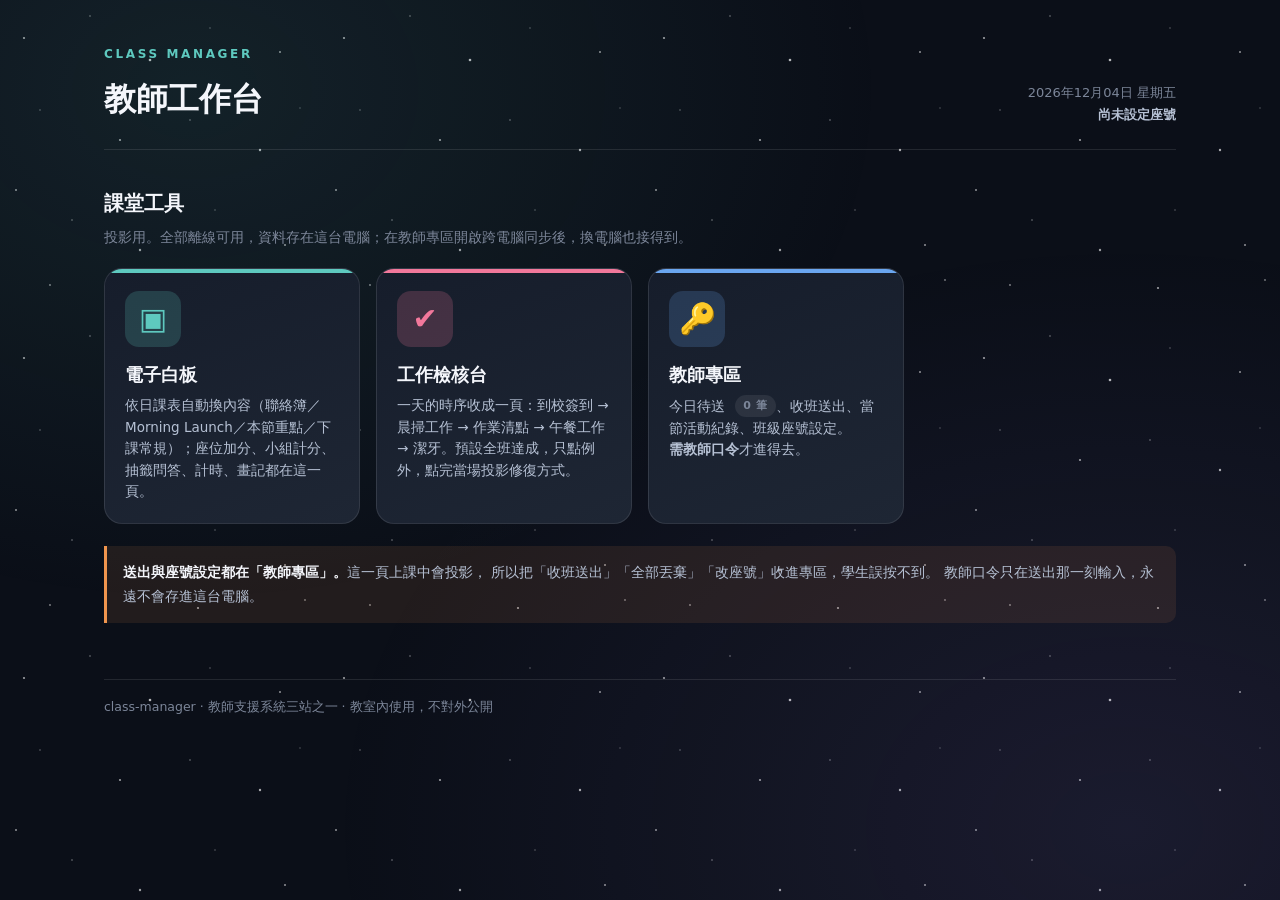
<file: index.html>
<!DOCTYPE html>
<html lang="zh-TW">
<head>
<meta charset="UTF-8" />
<meta name="viewport" content="width=device-width, initial-scale=1.0" />
<meta name="robots" content="noindex" />
<title>教師工作台｜班級管理系統</title>
<link rel="stylesheet" href="assets/css/style.css?v=20261118-2" />
<link rel="icon" href="data:image/svg+xml,<svg xmlns='http://www.w3.org/2000/svg' viewBox='0 0 100 100'><text y='.9em' font-size='90'>🎒</text></svg>" />
</head>
<body>
<div class="wrap">

  <header class="top">
    <div>
      <p class="kicker">CLASS MANAGER</p>
      <h1>教師工作台</h1>
    </div>
    <div class="right">
      <div id="today"></div>
      <div><b id="seat-summary">尚未設定座號</b></div>
    </div>
  </header>

  <h2>課堂工具</h2>
  <p class="hint">投影用。全部離線可用，資料存在這台電腦；在教師專區開啟跨電腦同步後，換電腦也接得到。</p>

  <div class="tools">
    <a class="tool" href="blackboard.html"><span class="icon">▣</span>
      <h3>電子白板</h3>
      <p>依日課表自動換內容（聯絡簿／Morning Launch／本節重點／下課常規）；座位加分、小組計分、抽籤問答、計時、畫記都在這一頁。</p></a>
    <a class="tool" href="routine.html"><span class="icon">✔</span>
      <h3>工作檢核台</h3>
      <p>一天的時序收成一頁：到校簽到 → 晨掃工作 → 作業清點 → 午餐工作 → 潔牙。預設全班達成，只點例外，點完當場投影修復方式。</p></a>
    <a class="tool" href="teacher.html"><span class="icon">🔑</span>
      <h3>教師專區</h3>
      <p>今日待送 <b id="send-badge" class="badge">0 筆</b>、收班送出、當節活動紀錄、班級座號設定。<br><b>需教師口令</b>才進得去。</p></a>
  </div>

  <div class="notice">
    <b>送出與座號設定都在「教師專區」。</b>這一頁上課中會投影，
    所以把「收班送出」「全部丟棄」「改座號」收進專區，學生誤按不到。
    教師口令只在送出那一刻輸入，永遠不會存進這台電腦。
  </div>

  <footer>
    class-manager · 教師支援系統三站之一 · 教室內使用，不對外公開
  </footer>

</div>
<script src="assets/js/sync.js?v=20261118-2"></script>
<script src="assets/js/common.js?v=20261118-2"></script>
<script src="assets/js/events.js?v=20261118-2"></script>
<script>
(function () {
  'use strict';
  var $ = function (id) { return document.getElementById(id); };
  $('today').textContent = new Date().toLocaleDateString('zh-TW', {
    year: 'numeric', month: '2-digit', day: '2-digit', weekday: 'long'
  });
  var data = ClassManager.load();
  $('seat-summary').textContent = data ? '已設定 ' + data.seats.length + ' 個座號' : '尚未設定座號';
  var n = CMEvents.merged().length;
  var badge = $('send-badge');
  badge.textContent = n + ' 筆';
  badge.className = 'badge' + (n ? ' soon' : '');
})();
</script>
</body>
</html>
</file>
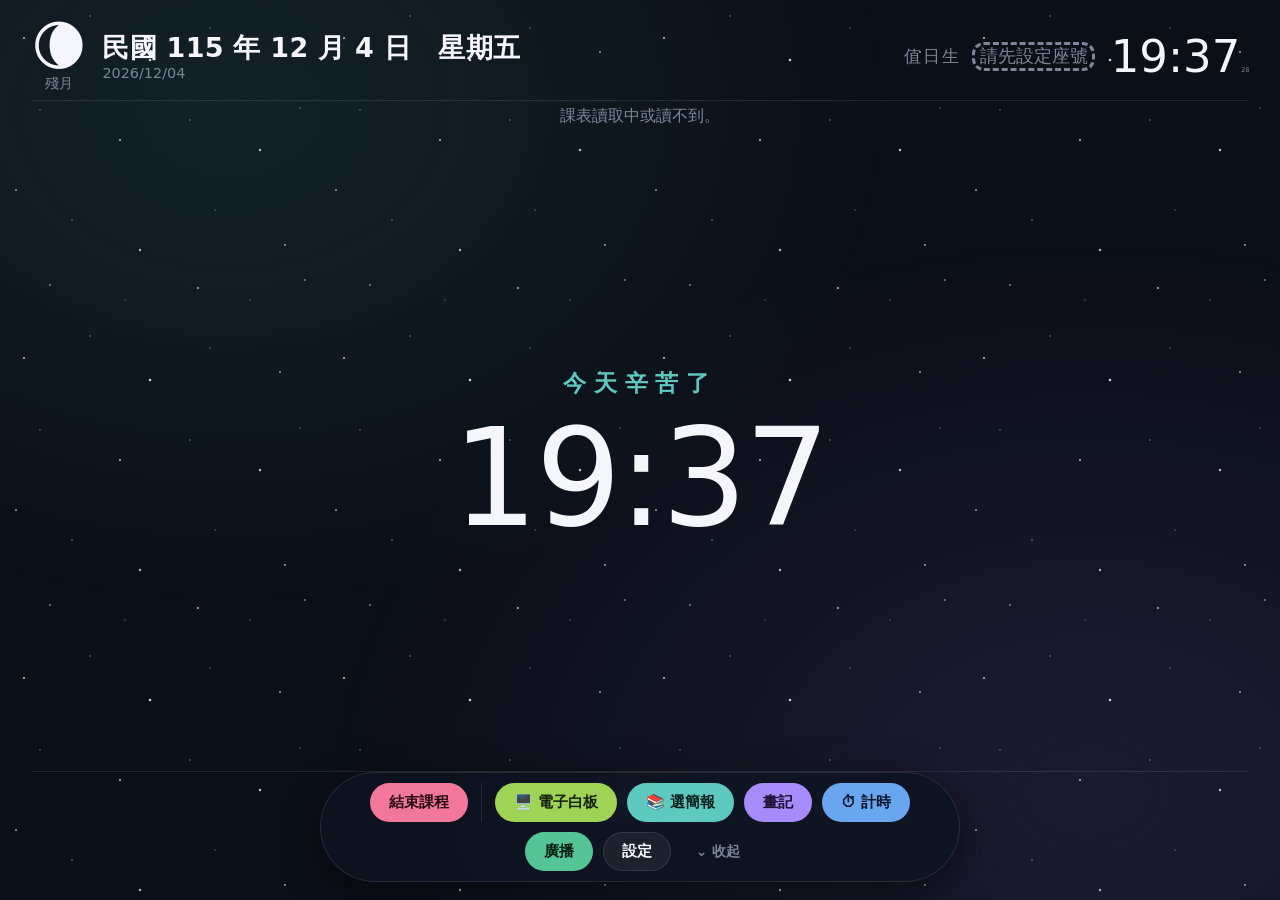
<file: blackboard.html>
<!DOCTYPE html>
<html lang="zh-TW">
<head>
<meta charset="UTF-8" />
<meta name="viewport" content="width=device-width, initial-scale=1.0" />
<meta name="robots" content="noindex" />
<title>電子白板｜班級管理系統</title>
<link rel="icon" href="data:image/svg+xml,<svg xmlns='http://www.w3.org/2000/svg' viewBox='0 0 100 100'><text y='.9em' font-size='90'>▣</text></svg>" />
<link rel="stylesheet" href="assets/css/projection.css?v=20261118-2" />
<link rel="stylesheet" href="assets/css/lesson-mode.css?v=20261118-2" />
<style>
/* 電子看板：沿用共用外殼（星空底、玻璃、彩色膠囊），這裡只加看板專屬版面。 */
.top{display:flex;align-items:center;gap:2vw;flex:0 0 auto;padding-bottom:1.2vh;
  border-bottom:1px solid var(--line);margin-bottom:1.4vh}
.moon{display:flex;flex-direction:column;align-items:center;flex:0 0 auto}
.moon .glyph{font-size:clamp(38px,6vh,74px);line-height:1}
.moon .mname{font-size:clamp(12px,1.5vh,17px);color:var(--chalk-3);margin-top:.1em}
.date{flex:0 0 auto}
.date .d1{font-size:clamp(28px,3.6vh,50px);font-weight:800;line-height:1.15;letter-spacing:.01em}
.date .d2{font-size:clamp(15px,1.9vh,23px);color:var(--chalk-3);margin-top:.15em}
.top .grow{flex:1 1 auto}
.duty{display:flex;align-items:center;gap:.8vw}
.duty .label{font-size:clamp(15px,1.9vh,23px);color:var(--chalk-3);letter-spacing:.14em;white-space:nowrap}
.duty .seats{display:flex;gap:.4vw}
.duty .seat{font-size:clamp(28px,3.8vh,54px);font-weight:800;color:var(--duty);
  border:3px solid var(--duty);border-radius:12px;padding:.02em .26em;min-width:1.7em;text-align:center;line-height:1.25}
.duty .seat.none{color:var(--chalk-3);border-color:var(--chalk-3);border-style:dashed;
  font-size:clamp(16px,2vh,24px);font-weight:500}
/* 午餐值週生（每週換一次，讀班網公開名單；只在畫面上顯示，不落地） */
.lunch{display:flex;align-items:center;gap:.5vw;flex:0 0 auto}
.lunch .label{font-size:clamp(13px,1.6vh,19px);color:var(--chalk-3);letter-spacing:.12em;line-height:1.25}
.lunch .label b{display:block;font-size:.86em;color:var(--pink);letter-spacing:.04em;font-weight:700}
.lunch .cards{display:flex;gap:.35vw}
.lunch .lc{background:var(--board-2);border:1px solid var(--line);border-radius:10px;
  padding:.35vh .5vw;text-align:center;min-width:3.6em}
.lunch .lc .slot{display:block;font-size:clamp(11px,1.3vh,15px);color:var(--chalk-3)}
.lunch .lc .who{display:block;font-size:clamp(15px,2vh,24px);font-weight:700;color:var(--chalk);white-space:nowrap}
.lunch .none{font-size:clamp(13px,1.6vh,19px);color:var(--chalk-3)}

/* ⚠️ 頂列時鐘一律用 #clock 選取，不要用 .clock——公布欄的大時鐘是 .wtitle.clock，
   共用 .clock 會讓它繼承這裡的 text-align:right 而跑到畫面右邊（2026-09-20 老師回報後修）。 */
#clock{text-align:right;font-variant-numeric:tabular-nums}
#clock .hm{font-size:clamp(40px,5.6vh,80px);font-weight:300;line-height:1}
#clock .sec{font-size:.4em;color:var(--chalk-3);margin-left:.12em}

/* 今日課表 chips */
.sched{flex:0 0 auto;display:flex;gap:.7vw;overflow-x:auto;padding-bottom:.8vh;margin-bottom:1.2vh}
.sched::-webkit-scrollbar{height:6px}.sched::-webkit-scrollbar-thumb{background:var(--line);border-radius:99px}
.chip{flex:0 0 auto;background:var(--board-2);border:1px solid var(--line);border-radius:12px;
  padding:.5vh .9vw;display:flex;flex-direction:column;min-width:5.2em;text-align:center}
.chip .p{font-size:clamp(12px,1.5vh,16px);color:var(--chalk-3)}
.chip .s{font-size:clamp(17px,2.3vh,28px);font-weight:700;color:var(--chalk)}
.chip.now{border-color:var(--mark);background:rgba(240,200,90,.14)}
/* 調課那一節要看得出來，不然畫面跟平常一模一樣，老師會以為自己記錯課表（2026-09-09）。 */
.chip.swap{border-color:var(--warn);background:rgba(240,149,78,.16)}
.chip.swap .s{color:var(--warn)}
/* 補課（不跟別天互換，只把這一節改上別科）另標 📌，跟調課 🔄 分得開（2026-09-14）。 */
.chip.makeup{border-style:dashed}
.chip.now .s{color:var(--mark)}
.sched .none{color:var(--chalk-3);font-size:clamp(14px,1.8vh,20px);padding:.4vh 0}

/* 直式聯絡簿 */
.notes{flex:1 1 auto;min-height:0;writing-mode:vertical-rl;text-orientation:mixed;
  display:flex;flex-direction:column;flex-wrap:nowrap;align-items:flex-start;
  justify-content:center;
  gap:1.6vw;overflow-x:auto;overflow-y:hidden;padding-bottom:.6vh}
/* ↑ justify-content:center：直書時主軸是「由右往左」，不置中就會整批擠在右半邊、
   左半邊整片空白（2026-09-09 老師回報「右邊的畫面占比過高」）。 */
/* 橫式聯絡簿（2026-09-09 新增，老師依情況切換）：由上往下一行一項，數字照常橫著讀。 */
.notes.horiz{writing-mode:horizontal-tb;flex-direction:column;align-items:flex-start;
  gap:.5vh;overflow-x:hidden;overflow-y:auto;padding-bottom:.6vh;padding-left:1vw}
.notes.horiz .note{letter-spacing:.02em;align-items:baseline}
.notes.horiz .note .txt{text-orientation:mixed;letter-spacing:.02em}
.notes.horiz .note .txt .tcy{text-combine-upright:none;letter-spacing:inherit}
.notes.horiz .note .txt .dash{transform:none}
.notes.horiz .note .no{padding-top:0}
.notes.horiz .note.head{align-self:flex-start;margin-top:.6vh}
body.timing .notes{padding-bottom:20vh}
.notes[hidden]{display:none}
.notes::-webkit-scrollbar{height:8px}.notes::-webkit-scrollbar-thumb{background:var(--line);border-radius:99px}
.note{display:flex;align-items:flex-start;gap:.5em;
  font-size:var(--note-fs,clamp(40px,6.2vh,84px));font-weight:600;line-height:1.5;letter-spacing:.06em}
.note .no{color:var(--mark);font-weight:800;flex:0 0 auto;font-size:.78em;padding-top:.1em}
.note .no .num{text-combine-upright:all}
.note .txt{flex:1 1 auto;text-orientation:upright;letter-spacing:.02em}
/* 直式一律**一行一項**：一項折成兩三欄，學生會從第二欄開始讀成另一項（2026-09-20 老師）。
   nowrap 讓它寧可超出高度也不折——超出時縮字迴圈會把字級降到剛好一欄裝得下。 */
.notes:not(.horiz) .note{white-space:nowrap}
.notes:not(.horiz) .note .txt{white-space:nowrap}
/* 半形數字直排時合併成一格（縱中橫），P.10-11 讀起來跟中文一樣是直的 */
.note .txt .tcy{text-combine-upright:all;letter-spacing:normal}
/* 範圍號（P.3-13 中間那一橫）直書時轉成直線，才跟上下的數字同一個方向 */
.note .txt .dash{display:inline-block;transform:rotate(90deg);transform-origin:50% 50%}
.note.done{color:var(--chalk-3);text-decoration:line-through;text-decoration-thickness:.06em}
.note.hi .txt{color:var(--mark)}
.note.head{font-size:calc(var(--note-fs,clamp(40px,6.2vh,84px)) * .68);font-weight:800;color:var(--duty);
  letter-spacing:.24em;align-self:flex-start}
.note.head .no{display:none}
.empty2{writing-mode:horizontal-tb;margin:auto;text-align:center;color:var(--chalk-3);
  font-size:clamp(22px,3vh,34px);line-height:2}
.empty2 kbd{background:rgba(255,255,255,.08);border:1px solid var(--line);border-radius:6px;padding:.1em .5em;font-family:inherit;font-size:.9em}

.overflow-tip{position:fixed;left:2.4vw;bottom:9vh;font-size:clamp(15px,1.9vh,22px);color:var(--warn);
  background:rgba(240,149,78,.14);border:1px solid rgba(240,149,78,.4);border-radius:10px;padding:6px 12px;z-index:15}

/* 計時（畫面正中央；2026-09-20 老師：放右下角學生看不清楚）。
   整層 pointer-events:none，只有卡片本身收事件——不然它會蓋住整塊白板，連座位都點不到。 */
.timer{position:fixed;inset:0;display:flex;flex-direction:column;align-items:center;justify-content:center;
  gap:1.2vh;text-align:center;font-variant-numeric:tabular-nums;
  pointer-events:none;transition:opacity .2s;z-index:14}
.timer.idle{opacity:0}
.timer .tcard{pointer-events:auto;display:flex;flex-direction:column;align-items:center;gap:.6vh;
  background:rgba(10,15,26,.82);border:1px solid var(--line);border-radius:28px;
  padding:2.4vh 4vw;box-shadow:0 18px 60px rgba(0,0,0,.55)}
.timer .t{font-size:clamp(70px,20vh,260px);font-weight:200;line-height:.95;letter-spacing:-.02em}
.timer .cap{font-size:clamp(16px,2.2vh,28px);color:var(--chalk-3);letter-spacing:.16em}
.timer .tbtns{display:flex;gap:.8vw;margin-top:.6vh}
.timer .tbtns button{font-family:inherit;font-size:clamp(15px,2vh,22px);color:var(--chalk);cursor:pointer;
  background:var(--board-2);border:1px solid var(--line);border-radius:999px;padding:.5em 1.4em}
.timer .tbtns button:hover{border-color:var(--chalk-3)}
/* 計時設定小浮窗（HUD「⏱ 計時」開的那個） */
.timer-pop{position:fixed;left:50%;bottom:13vh;transform:translateX(-50%);z-index:23;
  display:flex;flex-wrap:wrap;align-items:center;justify-content:center;gap:8px;max-width:92vw;
  background:rgba(14,20,33,.95);border:1px solid var(--line);border-radius:22px;padding:12px 16px;
  box-shadow:0 12px 34px rgba(0,0,0,.45)}
.timer-pop label{font-size:15px;color:var(--chalk-3)}
.timer-pop input{font-family:inherit;font-size:18px;width:4.5em;text-align:center;color:var(--chalk);
  background:var(--board-2);border:1px solid var(--line);border-radius:10px;padding:6px 8px}
.timer-pop button{font-family:inherit;font-size:15px;color:var(--chalk);cursor:pointer;
  background:var(--board-2);border:1px solid var(--line);border-radius:999px;padding:7px 14px}
.timer-pop button.go{background:var(--ok);border-color:transparent;color:#07231b;font-weight:700}
.timer.paused .t{color:var(--chalk-3)}
.timer.warn .t{color:var(--warn)}
.timer.over .t{color:var(--warn)}
.timer.over{animation:blink 1s steps(2,start) infinite}
@keyframes blink{50%{opacity:.25}}

/* 上下課鐘聲提示 toast */
/* 字幕擺畫面正中央、字放到最大——投影時學生第一眼就看到（2026-09-07 老師指定）。 */
.toast{position:fixed;left:50%;top:50%;transform:translate(-50%,-50%) scale(.92);
  background:rgba(14,20,33,.96);border:1px solid var(--line);border-radius:24px;padding:3vh 4vw;
  font-size:clamp(44px,9vh,132px);font-weight:800;z-index:40;opacity:0;pointer-events:none;
  transition:opacity .3s,transform .3s;box-shadow:0 24px 70px rgba(0,0,0,.6);
  max-width:88vw;white-space:pre-line;text-align:center;line-height:1.3}
.toast.show{opacity:1;transform:translate(-50%,-50%) scale(1)}
.toast.up{color:var(--ok)} .toast.down{color:var(--warn)} .toast.say{color:var(--blue)}
/* 字幕第二行（要準備什麼）小一級，避免長句在 1600x900 溢出 */
.toast .sub{display:block;font-size:.46em;font-weight:600;color:var(--chalk-2);margin-top:.5em;letter-spacing:.04em}

/* 節慶倒數（月相時鐘旁） */
.fest{flex:0 0 auto;display:flex;align-items:center;gap:.45em;
  background:var(--board-2);border:1px solid var(--line);border-radius:14px;padding:.5vh 1vw}
.fest .fg{font-size:clamp(24px,3.2vh,44px);line-height:1}
.fest .ft{display:flex;flex-direction:column;line-height:1.2}
.fest .fname{font-size:clamp(14px,1.7vh,21px);color:var(--chalk-3);letter-spacing:.06em}
.fest .fday{font-size:clamp(20px,2.6vh,34px);font-weight:800;color:var(--pink)}
.fest .fday .u{font-size:.55em;font-weight:600;color:var(--chalk-3);margin-left:.15em}

/* 廣播小按鈕在 HUD 內用彩色膠囊 */
.panel .bcast-row{display:flex;gap:8px;flex-wrap:wrap;margin-top:8px}
.panel .bcast-row button{flex:0 0 auto}
.panel .cloud-line{margin-top:16px;padding-top:14px;border-top:1px solid var(--line)}
.panel .cloud-head{display:flex;align-items:center;gap:8px;flex-wrap:wrap}
.panel .cloud-head .grow{flex:1 1 auto}
.panel .toggle{display:flex;align-items:center;gap:10px;margin-top:12px;font-size:14px;color:var(--chalk-2)}
.panel .toggle input{width:auto}
.panel .quickrow{gap:8px;flex-wrap:wrap;align-items:center;margin-bottom:14px;padding-bottom:12px;border-bottom:1px solid var(--line)}
.panel .quickrow .tip{color:var(--chalk-3);font-size:14px;text-decoration:none;margin-left:auto}
/* ── 主區：白板本體（自動情境／聯絡簿／重點板／座位加分／小組／抽問共用一塊版面） ── */
.boardbar{flex:0 0 auto;display:flex;align-items:center;gap:.8vw;margin-bottom:1vh;flex-wrap:wrap}
.boardbar .cap{font-size:clamp(15px,2vh,24px);color:var(--chalk-2);display:flex;gap:.6em;align-items:baseline}
.boardbar .cap b{font-size:clamp(19px,2.6vh,32px);color:var(--chalk);font-weight:800}
.boardbar .cap span{font-size:.72em;color:var(--chalk-3)}
.boardbar .grow{flex:1 1 auto}
.mchip{font-family:inherit;font-size:clamp(13px,1.7vh,18px);font-weight:600;color:var(--chalk-2);
  background:rgba(255,255,255,.05);border:1px solid var(--line);border-radius:999px;
  padding:.45vh .9vw;cursor:pointer;white-space:nowrap}
.mchip.on{background:var(--duty);border-color:transparent;color:#08201d}
#mode-chips{display:flex;gap:.5vw;flex-wrap:wrap;position:relative;align-items:center}
/* 七顆模式 chip 一字排開會把版面右上角吃掉大半（2026-09-09 老師回報），
   改成一顆「☰ 目前模式」按鈕，按下去才展開下拉。 */
.mode-pop{position:absolute;right:0;top:calc(100% + 6px);z-index:24;
  display:flex;flex-direction:column;gap:6px;min-width:11em;
  background:rgba(14,20,33,.96);border:1px solid var(--line);border-radius:16px;padding:10px;
  box-shadow:0 16px 40px rgba(0,0,0,.5)}
.mode-pop .mchip{text-align:center;white-space:nowrap}
.mchip.mode-toggle{background:rgba(255,255,255,.10);color:var(--chalk);border-color:var(--line-2)}
/* 主畫面的內容要**擺在畫面中間**（2026-09-20 老師：這是本時段的重點，要讓後排看清楚）。
   垂直用 `safe center`（內容比容器高時仍從頂端開始，純 center 會切掉上緣又捲不回去）；
   水平是把內容區塊置中、**字仍靠左**（清單置中會很難讀）。右側欄收起時自然就落在整個畫面正中。
   公布欄模式有自己的版型（.dyn-wall 撐滿高度），所以排除 body.wall。 */
body:not(.wall) #slot-left .dyn{display:flex;flex-direction:column;justify-content:safe center}
body:not(.wall) #slot-left .dyn > *{width:fit-content;max-width:min(1100px,100%);margin-left:auto;margin-right:auto}

/* 聯絡簿在主畫面時吃不到上面那條 .dyn 的置中規則（它是 #slot-left 的獨立元素，不是 .dyn 的小孩），
   所以要自己來一份：橫式＝整塊水平置中＋上下置中，字仍靠左（2026-09-20 老師回報「看起來沒置中」）。
   直式本來就靠 justify-content:center 置中，從上往下寫才像紙本聯絡簿，不動。 */
body:not(.wall):not(.notes-aside) #slot-left .notes.horiz{
  justify-content:safe center;padding-left:0;
  width:fit-content;max-width:min(1100px,100%);margin-left:auto;margin-right:auto}

/* 聯絡簿被當成功能搬進右側欄時，字級上限要放小（主畫面版下限 40px 在窄欄會爆版）。 */
body.notes-aside #aside-body .notes{flex:1 1 auto;min-height:0;gap:.4vh;padding-left:0}
#notes-layout-aside{display:flex;margin-bottom:1vh}
#focus-edit{margin-top:1.2vh}
#notes-layout-aside[hidden]{display:none}
/* 右側欄收起後，右緣留一個小標籤點得回來——比照 HUD 的「⌃ 工具列」
   （2026-09-20 老師：收起後只剩 HUD 那顆與鍵盤 R，投影時想不起來怎麼叫回）。 */
.aside-open{position:fixed;right:0;top:50%;transform:translateY(-50%);z-index:21;display:none;
  font-family:inherit;font-size:clamp(13px,1.7vh,17px);color:var(--chalk-2);cursor:pointer;
  writing-mode:vertical-rl;letter-spacing:.14em;padding:1.4vh 6px;opacity:.55;
  background:rgba(14,20,33,.9);border:1px solid var(--line);border-right:none;
  border-radius:14px 0 0 14px}
.aside-open:hover{opacity:1}
.aside-open.show{display:block}

.main{flex:1 1 auto;display:flex;min-height:0;gap:1.6vw;position:relative}
#slot-left{flex:1 1 auto;min-width:0;display:flex;flex-direction:column;min-height:0}
.dyn{flex:1 1 auto;min-height:0;overflow-y:auto;overflow-x:hidden}
/* 右側功能欄（2026-09-20 老師：原本固定吃掉 28vw／430px，白板內容被擠窄）。
   預設瘦一點；只有座位加分／小組計分／抽籤問答這種要排版的功能才加寬（.wide）。
   整欄可收起（HUD「▤ 右欄」或鍵盤 R），收起後主畫面佔滿。 */
#slot-rules{flex:0 0 min(21vw,320px);border-left:1px solid var(--line);padding-left:1.1vw;
  overflow-y:auto;min-height:0;display:flex;flex-direction:column}
/* 功能內容區要吃掉剩下的高度——聯絡簿是靠「容器高度」量溢出再縮字的，
   容器高度跟著內容長就永遠量不到溢出，字不會縮、下面直接被切掉（2026-09-20 老師回報）。 */
#aside-body{flex:1 1 auto;min-height:0;display:flex;flex-direction:column}
#slot-rules.wide{flex-basis:min(33vw,500px)}
/* 主畫面已經在講常規時，右側欄只剩功能鈕 → 縮到最窄，把寬度還給白板 */
#slot-rules.slim{flex-basis:min(13vw,190px)}
#slot-rules.slim .fnbar{flex-direction:column;align-items:stretch}
.fnbar{display:flex;flex-wrap:wrap;gap:6px;margin-bottom:1vh;align-items:center}
.fnbar .mchip{font-size:clamp(12px,1.5vh,16px);padding:.4vh .7vw}
.fnbar .fn-hide{margin-left:auto;color:var(--chalk-3)}
.fnbar .fncap{font-size:clamp(12px,1.5vh,15px);color:var(--chalk-3);letter-spacing:.1em;margin-right:.3vw}
#slot-rules h2{margin:0 0 1vh;font-size:clamp(19px,2.6vh,30px);font-weight:800;color:var(--duty)}
#slot-rules .rlabel{font-size:.62em;color:var(--chalk-3);font-weight:500;letter-spacing:.04em}
.rsop{margin:0;padding-left:1.3em;display:flex;flex-direction:column;gap:.5vh}
.rsop li{font-size:clamp(17px,2.2vh,26px);line-height:1.45;color:var(--chalk-2)}
.rexp{margin-top:1.2vh;font-size:clamp(15px,2vh,23px);color:var(--chalk-3);line-height:1.5}
.rexp b{display:block;color:var(--mark);font-size:.86em;letter-spacing:.1em;margin-bottom:.2em}
.rnone{color:var(--chalk-3);font-size:clamp(18px,2.4vh,28px);line-height:1.7}

/* 重點板／進度／時段流程 */
.lesson h2{margin:0 0 1.4vh;font-size:clamp(26px,3.6vh,50px);font-weight:800}
.lesson h3.bsub{margin:1.6vh 0 .8vh;font-size:clamp(19px,2.6vh,30px);color:var(--duty)}
.lpoints{margin:0;padding-left:1.2em;display:flex;flex-direction:column;gap:1vh}
.lpoints li{font-size:clamp(22px,3vh,40px);line-height:1.4}
.lpoints.big li{font-size:clamp(24px,3.4vh,44px)}
.lfrom{margin-top:1.6vh;font-size:clamp(14px,1.8vh,20px);color:var(--chalk-3)}
.brules{display:flex;gap:.8vw;flex-wrap:wrap;margin-bottom:1.4vh}
.brule{font-size:clamp(20px,2.8vh,36px);font-weight:800;color:var(--mark);
  border:2px solid var(--mark);border-radius:14px;padding:.3vh 1vw}

/* Morning Launch */
.mlwrap h2{margin:0 0 1.4vh;font-size:clamp(26px,3.4vh,46px);font-weight:800}
.mlcards{display:grid;grid-template-columns:repeat(auto-fit,minmax(15em,1fr));gap:1.2vw}
.mlc{background:var(--board-2);border:1px solid var(--line);border-radius:16px;padding:1.4vh 1.2vw}
.mlh{font-size:clamp(18px,2.4vh,30px);font-weight:800;color:var(--duty);margin-bottom:.4em}
.mlq{font-size:clamp(19px,2.6vh,32px);line-height:1.4}
.mlo{display:flex;gap:.6em;flex-wrap:wrap;margin-top:.6em}
.mlo span{font-size:clamp(15px,2vh,24px);color:var(--chalk-2);background:rgba(255,255,255,.06);
  border-radius:999px;padding:.2em .7em}

/* 座位加分板 */
.seathead{display:flex;align-items:baseline;gap:1vw;flex-wrap:wrap;margin-bottom:1.2vh}
.seathead b{font-size:clamp(20px,2.6vh,32px)}
.seathead span{font-size:clamp(14px,1.9vh,22px);color:var(--chalk-3)}
.seathead .stot{margin-left:auto;color:var(--mark);font-weight:700}
.seatgrid{display:flex;flex-direction:column;gap:.8vmin;align-items:center}
.seatgrid .srow{display:flex;gap:.8vmin}
.podium{font-size:clamp(13px,1.7vh,19px);color:var(--chalk-3);border:1px dashed var(--line-2);
  border-radius:8px;padding:.2em 2em;margin-bottom:.6vmin}
.scell{width:3.2em;height:2.4em;display:flex;align-items:center;justify-content:center;
  font-size:clamp(20px,3vh,40px);font-weight:700;background:var(--board-2);
  border:2px solid var(--line-2);border-radius:12px;cursor:pointer;user-select:none;
  transition:transform .1s,border-color .12s}
.scell:active{transform:scale(.93)}
.scell.gap{border:none;background:transparent;cursor:default}
.scell.hit{border-color:var(--mark);color:var(--mark)}
.scell .badge{font-size:.45em;margin-left:.15em;color:var(--chalk-3)}

/* 小組計分 */
.gcards{display:grid;grid-template-columns:repeat(auto-fit,minmax(11em,1fr));gap:1.2vw}
.gbar{display:flex;align-items:center;gap:1vw;justify-content:space-between;margin-bottom:1vh;
  font-size:clamp(12px,1.6vh,18px);color:var(--chalk-3)}
.gbar button{font-family:inherit;font-size:clamp(13px,1.7vh,20px);font-weight:700;cursor:pointer;border-radius:10px;
  padding:.2em .8em;border:1px solid var(--line);background:rgba(255,255,255,.06);color:var(--chalk)}
.gcards.many{grid-template-columns:repeat(auto-fit,minmax(9em,1fr));gap:.8vw}
.gcards.many .gcard{padding:.6vh .6vw}
.gcards.many .gscore{font-size:clamp(28px,4.6vh,64px)}
.gcard{background:var(--board-2);border:2px solid var(--line);border-top:5px solid var(--ac);
  border-radius:16px;padding:1.2vh 1vw;text-align:center}
.gcard.lead{border-color:var(--ac)}
.gname{font-size:clamp(17px,2.2vh,28px);font-weight:800;color:var(--ac)}
.gmem{font-size:clamp(12px,1.6vh,18px);color:var(--chalk-3);margin:.2em 0 .3em}
.gscore{font-size:clamp(40px,7vh,96px);font-weight:800;line-height:1;font-variant-numeric:tabular-nums}
.gbtns{display:flex;gap:.4em;justify-content:center;margin-top:.6em}
.gbtns button{font-family:inherit;font-size:clamp(14px,1.9vh,22px);font-weight:700;cursor:pointer;
  border-radius:10px;padding:.25em .7em;border:1px solid var(--line);background:rgba(255,255,255,.06);color:var(--chalk)}

/* 抽籤問答 */
.quizwrap{display:flex;gap:2vw;height:100%;min-height:0}
.qmain{flex:1 1 auto;display:flex;flex-direction:column;align-items:center;justify-content:center}
.qnum{font-size:clamp(90px,26vh,280px);font-weight:800;line-height:.95;color:var(--mark);font-variant-numeric:tabular-nums}
.qnum.idle{font-size:clamp(24px,4vh,44px);color:var(--chalk-3);font-weight:600}
.qnum.rolling{color:var(--chalk-2)}
.qans{display:flex;gap:2vw;margin-top:2vh}
.qans button{font-family:inherit;font-weight:700;font-size:clamp(22px,3.6vh,46px);
  padding:.3em 1.1em;border-radius:16px;cursor:pointer;border:3px solid;background:transparent}
.qans .yes{color:var(--ok);border-color:var(--ok)}
.qans .no{color:var(--warn);border-color:var(--warn)}
.qboard{flex:0 1 min(26vw,360px);min-width:0;border-left:1px solid var(--line);padding-left:1.4vw;overflow-y:auto}
/* 面板裡的「抽一位」：功能開在右欄時，HUD 那顆離題目區很遠又會自動收起（2026-09-20 老師）。 */
.qdraw{font-family:inherit;font-weight:700;font-size:clamp(16px,2.4vh,28px);margin-top:2vh;cursor:pointer;
  color:#08201d;background:var(--duty);border:none;border-radius:999px;padding:.6vh 1.6vw}
/* 抽籤問答被當功能開在右側欄時：左右兩欄擠在 500px 裡，左欄會窄到「按「抽一位」」直著排
   （2026-09-20 老師回報）。改成上下兩段：上面題目、下面記分。 */
#aside-body .quizwrap{flex-direction:column;gap:1.2vh}
#aside-body .qmain{flex:1 1 auto;min-height:0}
#aside-body .qnum{font-size:clamp(56px,14vh,140px)}
#aside-body .qnum.idle{font-size:clamp(18px,2.6vh,26px)}
#aside-body .qans{gap:1vw;margin-top:1.2vh}
#aside-body .qans button{font-size:clamp(16px,2.4vh,26px)}
#aside-body .qdraw{margin-top:1.2vh;padding:.6vh 1.2em}
#aside-body .qboard{flex:0 1 auto;max-height:42%;border-left:none;border-top:1px solid var(--line);
  padding-left:0;padding-top:1vh}
.qboard h3{margin:0 0 1vh;font-size:clamp(15px,2vh,24px);color:var(--duty)}
.qrk{display:flex;align-items:center;gap:.7em;font-size:clamp(17px,2.4vh,30px);padding:.2em .4em}
.qrk .s{font-weight:700;min-width:2em}
.qrk .c{margin-left:auto;color:var(--ok);font-weight:700}
.qrk .w{color:var(--warn);font-size:.72em}

/* ── 公布欄模式：整頁只講一件事（2026-09-07 老師定位「班級電子公布欄」）──
   進這個模式時把課表 chips、模式列、常規側欄全收起來，只留頂一行與中間的大重點。 */
body.wall #slot-rules{display:none!important}
/* 公布欄保留今日課表，但縮成一條細帶（現在這一節仍高亮）——老師要「一眼看得出今天有什麼課」 */
body.wall .sched{gap:.45vw;padding-bottom:.5vh;margin-bottom:.8vh;justify-content:center}
body.wall .chip{min-width:0;padding:.3vh .7vw;border-radius:10px}
body.wall .chip .p{font-size:clamp(10px,1.2vh,13px)}
body.wall .chip .s{font-size:clamp(13px,1.8vh,21px);font-weight:600}
body.wall .chip.now{border-width:2px}
body.wall .chip.now .s{font-weight:800}
body.wall .top{padding-bottom:.8vh;margin-bottom:0}
body.wall .main{gap:0}
body.wall .dyn{overflow:hidden}
.dyn-wall{display:flex;flex-direction:column;height:100%}
.wall-main{flex:1 1 auto;min-height:0;display:flex;flex-direction:column;
  align-items:center;justify-content:center;text-align:center;gap:1.4vh;padding:1.4vh 0}
.wkick{font-size:clamp(18px,2.6vh,34px);letter-spacing:.34em;color:var(--duty);font-weight:700}
.wtitle{font-size:clamp(56px,15vh,200px);font-weight:800;line-height:1;letter-spacing:.02em}
.wtitle.clock{font-variant-numeric:tabular-nums;font-weight:300;letter-spacing:-.02em;text-align:center}
.wsub{font-size:clamp(22px,4vh,58px);color:var(--mark);font-weight:700;line-height:1.35;max-width:88vw}
.wcount{font-size:clamp(26px,5vh,72px);color:var(--warn);font-weight:800;font-variant-numeric:tabular-nums}
.wnotice{font-size:clamp(24px,4.2vh,58px);font-weight:800;color:var(--pink);line-height:1.35;max-width:88vw;
  border:2px solid rgba(242,120,155,.5);border-radius:18px;padding:.5vh 1.4vw;background:rgba(242,120,155,.08)}
.wlist{display:flex;flex-direction:column;gap:1vh;margin:.4vh 0 0;padding:0;max-width:90vw}
.wlist li{list-style:none;font-size:clamp(20px,3.4vh,48px);line-height:1.45;color:var(--chalk-2)}
.wlist.small li{font-size:clamp(18px,2.8vh,38px)}
/* 放學口訣這種「要學生照做的話」用黃字，和一般說明分開（2026-09-07 老師指定） */
.wlist.mark li{color:var(--mark);font-weight:800;font-size:clamp(26px,4.8vh,66px);line-height:1.5}
.whw{display:flex;align-items:center;gap:.8vw;flex-wrap:wrap;justify-content:center;margin-top:.6vh}
.whw .wl{font-size:clamp(14px,1.9vh,22px);color:var(--chalk-3);letter-spacing:.12em}
.whw .wi{font-size:clamp(16px,2.4vh,30px);color:var(--chalk-2);background:var(--board-2);
  border:1px solid var(--line);border-radius:999px;padding:.25em .9em}
.wall-foot{flex:0 0 auto;display:flex;align-items:center;justify-content:center;gap:1.4vw;flex-wrap:wrap;
  padding-top:1.2vh;border-top:1px solid var(--line);font-size:clamp(15px,2.1vh,26px);color:var(--chalk-3)}
.wall-foot .tag{background:var(--board-2);border:1px solid var(--line);border-radius:999px;padding:.3em 1em}
@media (max-width:900px){
  .wtitle{font-size:clamp(44px,11vh,110px)}
  .wsub{font-size:clamp(19px,3.2vh,34px)}
}

/* 白板畫記層 */
#doodle{position:absolute;inset:0;z-index:8;pointer-events:none;touch-action:none}
#doodle.on{pointer-events:auto;cursor:crosshair}
/* 螢光筆與框選的**暫存層**：同一筆畫在這裡用不透明色畫，抬筆才以半透明合進正本——
   直接在正本上一段一段畫半透明線，交疊處會愈疊愈深，看起來像塗黑（2026-09-20）。 */
#doodle-tmp{position:absolute;inset:0;z-index:9;pointer-events:none;touch-action:none;opacity:.38}
/* 畫記／廣播兩條浮動列：分別貼右、貼左的側邊直列——
   舊版兩條都在右下 bottom:12vh，同時開會疊在一起、連「收起」都被蓋住（2026-09-07 老師反映）。
   側邊直列也讓出白板下緣，底部 HUD 不再被壓住。 */
.drawbar{position:fixed;z-index:22;display:flex;flex-direction:column;gap:8px;align-items:center;
  background:rgba(14,20,33,.9);border:1px solid var(--line);border-radius:26px;padding:12px 10px;
  box-shadow:0 12px 34px rgba(0,0,0,.45);max-height:86vh;overflow:auto}
.drawbar .bt{font-size:12px;color:var(--chalk-3);letter-spacing:.1em;margin-bottom:2px}
.drawbar button{font-family:inherit;font-size:14px;color:var(--chalk);cursor:pointer;white-space:nowrap;
  background:rgba(255,255,255,.06);border:1px solid var(--line);border-radius:999px;padding:6px 12px}
.drawbar button:hover{background:rgba(255,255,255,.14)}
.drawbar .off{color:var(--chalk-3)}
.drawbar .pen{width:30px;height:30px;border-radius:50%;padding:0;border:2px solid transparent}
.drawbar .pen.on{border-color:var(--chalk)}
.drawbar .bt2{font-size:11px;color:var(--chalk-3);letter-spacing:.08em}
.drawbar .pens{display:flex;gap:6px;justify-content:center;flex-wrap:wrap;max-width:76px}
.drawbar .pen.hl{opacity:.55;border-radius:8px;height:22px}
.drawbar .tool.on{box-shadow:0 0 0 2px var(--chalk) inset}
.drawbar .pen.tool.on{box-shadow:none}
#drawbar{right:1.4vw;top:50%;transform:translateY(-50%)}
#saybar{left:1.4vw;top:50%;transform:translateY(-50%)}
/* ⚠️ 這一行是「收不起來」的真正原因：class 的 display:flex 蓋過瀏覽器預設的 [hidden]{display:none}，
   所以兩條列從開頁就一直掛在畫面上、按「收起」也沒反應（2026-09-07 老師回報＋活體驗收確認）。 */
.drawbar[hidden]{display:none}
.hud button.on{background:var(--mark);border-color:transparent;color:#2a1a06;font-weight:700}

/* 班規紀錄後的修復大字條（與常規檢核台同一套） */
.fixbar{position:fixed;left:50%;bottom:11vh;transform:translateX(-50%);z-index:20;
  max-width:92vw;background:var(--board-2);border:2px solid var(--mark);border-radius:18px;
  padding:1.2vh 2vw;box-shadow:0 18px 48px rgba(0,0,0,.5);display:none}
.fixbar.show{display:block}
.fixbar .who{font-size:clamp(20px,2.8vh,36px);font-weight:800;margin-bottom:.25em}
.fixbar .fix{font-size:clamp(18px,2.4vh,30px);color:var(--mark);line-height:1.5}
.fixbar .coin{font-size:clamp(16px,2.1vh,26px);color:var(--chalk-3);margin-left:.6em}
.rule{border:1px solid var(--line);border-radius:12px;padding:8px 10px;margin:8px 0;cursor:pointer;background:rgba(255,255,255,.03)}
.rule:hover{background:rgba(255,255,255,.08)}
.rule .ract{font-size:15px;font-weight:600}
.rule .rmeta{font-size:12.5px;color:var(--chalk-3);margin-top:2px}
.rule.good{border-left:3px solid var(--ok)} .rule.bad{border-left:3px solid var(--pink)}

/* 中寬度（教室 PC 常見 1280～1600 有效寬、或 Windows 125%／150% 縮放）：2026-09-16 老師回報
   教室 PC 要縮到 80% 才看得到時鐘。頂列六塊都不縮、body 又 overflow:hidden，午餐值週生一出現
   時鐘就被推出畫面且沒有捲軸（1280 寬實測超出 76px）。先縮字，再保底：放不下就換行，時鐘永遠靠右可見。 */
.top{flex-wrap:wrap;row-gap:.8vh}
#clock{flex:0 0 auto;margin-left:auto}
@media (max-width:1700px){
  .top{gap:1.2vw}
  .date .d1{font-size:clamp(22px,3vh,38px)}
  .date .d2{font-size:clamp(13px,1.6vh,19px)}
  .lunch .lc{min-width:2.8em;padding:.25vh .35vw}
  .lunch .lc .who{font-size:clamp(14px,1.8vh,20px)}
  .duty .seat{font-size:clamp(24px,3.4vh,44px)}
  #clock .hm{font-size:clamp(34px,5vh,64px)}
}

@media (max-width:900px){
  .top{flex-wrap:wrap;gap:8px 12px}
  .fest{padding:4px 8px} .fest .fday{font-size:clamp(17px,2.2vh,24px)}
  .lunch{flex-basis:100%;order:6;flex-wrap:wrap}
  .lunch .cards{flex-wrap:wrap;gap:6px}
  .lunch .lc{min-width:3.2em;padding:2px 6px}
  .toast{font-size:clamp(30px,6vh,56px);max-width:92vw;padding:2vh 5vw;border-radius:20px}
  .top .grow{flex-basis:100%;height:0;order:5}
  .date{min-width:0}
  .date .d1{font-size:clamp(22px,3.2vh,34px)}
  #clock .hm{font-size:clamp(34px,5vh,64px)}
  .duty .seat{font-size:clamp(24px,3.4vh,44px)}
  .note{font-size:var(--note-fs,clamp(34px,5.4vh,64px))}
  .timer .t{font-size:clamp(56px,14vh,150px)}
  .main{flex-direction:column;gap:1.2vh}
  #slot-rules{flex:0 0 auto;border-left:none;border-top:1px solid var(--line);padding-left:0;padding-top:1vh;max-height:36vh}
  .quizwrap{flex-direction:column}
  .qboard{flex:0 0 auto;border-left:none;border-top:1px solid var(--line);padding-left:0;padding-top:1vh;max-height:30vh}
  .qnum{font-size:clamp(64px,16vh,140px)}
  /* 窄螢幕改回橫列，並上下錯開，兩條仍不重疊 */
  .drawbar{flex-direction:row;flex-wrap:wrap;justify-content:center;border-radius:20px;
    padding:8px 12px;max-width:94vw}
  #drawbar{right:auto;left:50%;top:7vh;transform:translateX(-50%)}
  #saybar{left:50%;top:17vh;transform:translateX(-50%)}
  .drawbar .bt{width:100%;text-align:center;margin:0}
}
</style>
</head>
<body>

<div class="stage">
  <div class="top">
    <div class="moon" id="moon"><div class="glyph" id="moon-g">🌘</div><div class="mname" id="moon-n">—</div></div>
    <div class="date"><div class="d1" id="date-1">—</div><div class="d2" id="date-2"></div></div>
    <div class="fest" id="fest" hidden><span class="fg" id="fest-g">🎉</span>
      <span class="ft"><span class="fname" id="fest-n">—</span><span class="fday" id="fest-d"></span></span></div>
    <div class="grow"></div>
    <div class="lunch" id="lunch" hidden><span class="label">午餐<b>值週生</b></span><div class="cards" id="lunch-cards"></div></div>
    <div class="duty" id="duty-wrap"><span class="label">值日生</span><div class="seats" id="duty-seats"></div></div>
    <div class="clock" id="clock"><span class="hm" id="clock-hm">--:--</span><span class="sec" id="clock-sec"></span></div>
  </div>

  <div class="sched" id="sched"><span class="none">讀取今日課表…</span></div>

  <div class="main" id="board-main">
    <div id="slot-left">
      <div class="notes" id="notes"></div>
      <div class="dyn" id="slot-dyn"></div>
    </div>
    <aside id="slot-rules" hidden>
      <div class="fnbar" id="fn-bar"></div>
      <span id="notes-layout-aside" hidden>
        <button type="button" class="mchip" id="btn-notes-layout-2">↕ 直式</button>
      </span>
      <div id="aside-body"></div>
    </aside>
    <canvas id="doodle"></canvas>
    <canvas id="doodle-tmp"></canvas>
  </div>
</div>

<div class="fixbar" id="fixbar"></div>
<div class="drawbar" id="saybar" hidden>
  <span class="bt">廣播</span>
  <button type="button" data-say="請小朋友回到教室，準備上課。">回教室</button>
  <button type="button" data-say="請到走廊排隊。">走廊排隊</button>
  <button type="button" data-say="請安靜集合，看老師這裡。">集合</button>
  <button type="button" data-say="請安靜，眼睛看老師。">安靜</button>
  <button type="button" data-say="收拾好桌面，準備下課。">準備下課</button>
  <button type="button" class="off" id="say-off">收起</button>
</div>
<div class="drawbar" id="drawbar" hidden>
  <span class="bt">畫記</span>
  <span class="bt2">畫筆</span>
  <div class="pens">
    <button type="button" class="pen tool on" data-pen="#f4f6fb" style="background:#f4f6fb" title="白筆"></button>
    <button type="button" class="pen tool" data-pen="#ff6b6b" style="background:#ff6b6b" title="紅筆"></button>
    <button type="button" class="pen tool" data-pen="#5aa9f0" style="background:#5aa9f0" title="藍筆"></button>
    <button type="button" class="pen tool" data-pen="#f0c85a" style="background:#f0c85a" title="黃筆"></button>
  </div>
  <span class="bt2">螢光筆</span>
  <div class="pens">
    <button type="button" class="pen hl tool" data-hl="#ff5a5a" style="background:#ff5a5a" title="紅螢光筆"></button>
    <button type="button" class="pen hl tool" data-hl="#4da3ff" style="background:#4da3ff" title="藍螢光筆"></button>
    <button type="button" class="pen hl tool" data-hl="#ffd84d" style="background:#ffd84d" title="黃螢光筆"></button>
  </div>
  <button type="button" class="tool" id="pen-erase" title="框出一塊，放開就清掉框裡的畫記">橡皮擦</button>
  <button type="button" id="pen-clear">清空</button>
  <button type="button" class="off" id="pen-off">收起</button>
</div>

<div class="overflow-tip" id="overflow-tip" hidden></div>
<div class="timer idle" id="timer">
  <div class="tcard">
    <div class="t" id="timer-t">00:00</div>
    <div class="cap" id="timer-cap">計時</div>
    <div class="tbtns">
      <button type="button" id="timer-toggle">⏸ 暫停</button>
      <button type="button" id="timer-stop">■ 結束</button>
    </div>
  </div>
</div>
<div class="timer-pop" id="timer-pop" hidden>
  <label>幾分鐘 <input id="timer-min" type="number" min="1" max="120" step="1" value="5" /></label>
  <button type="button" data-min="1">1</button>
  <button type="button" data-min="3">3</button>
  <button type="button" data-min="5">5</button>
  <button type="button" data-min="10">10</button>
  <button type="button" data-min="15">15</button>
  <button type="button" class="go" id="timer-go">▶ 開始</button>
</div>
<div class="toast" id="toast"></div>

<a class="sendtip" id="sendtip" href="index.html" hidden>⏰ <b id="sendtip-n">0</b> 筆未送出　·　回工作台收班</a>

<!-- HUD 精簡為一排六顆（2026-09-20 老師 A 案）：**已經有別的入口的就不放這裡**——
     抽一位在抽籤問答面板與鍵盤 Q；直式／橫式在右欄聯絡簿旁與鍵盤 L；右欄在右緣標籤、✕ 與鍵盤 R；
     寫重點改在右欄「本節重點板」面板裡（看得到的地方就能改）；
     精簡／全螢幕／工作台收進設定面板頂端（一堂課按不到一次的東西不占投影版面）。 -->
<div class="hud" id="hud">
  <button type="button" id="btn-end" class="pink">結束課程</button>
  <span class="sep"></span>
  <button type="button" id="btn-wall" class="lime">📢 電子公布欄</button>
  <button type="button" id="btn-pick" class="primary">📚 選簡報</button>
  <button type="button" id="btn-draw" class="purple">畫記</button>
  <button type="button" id="btn-timer" class="blue">⏱ 計時</button>
  <button type="button" id="btn-say-menu" class="green">廣播</button>
  <button type="button" id="btn-panel">設定</button>
</div>

<button type="button" class="aside-open" id="aside-open" title="叫回工具箱（R）">‹ 工具箱</button>
<div class="scrim" id="scrim"></div>
<aside class="panel" id="panel2" aria-label="班規紀錄">
  <div id="panel-body"></div>
  <div class="row"><button type="button" class="ghost" id="btn-close2">關閉</button></div>
</aside>
<aside class="panel" id="panel" aria-label="白板設定">
  <h2>白板設定</h2>
  <!-- 一堂課按不到一次的三顆，從 HUD 移來這裡（2026-09-20 A 案）。 -->
  <div class="row quickrow">
    <button type="button" class="ghost" id="btn-quiet" title="一鍵關掉月相／節慶／午餐／值日生／課表（H）">精簡</button>
    <button type="button" class="ghost" id="btn-full" title="全螢幕（F）">全螢幕</button>
    <button type="button" class="ghost" id="btn-aside" title="顯示／隱藏右側工具箱（R）">🧰 工具箱</button>
    <a class="tip" href="index.html">← 工作台</a>
  </div>
  <h3>聯絡簿</h3>
  <p class="hint">一行一項，直接寫在看板上。<br>
    行首 <b>#</b> 是分隔標題（例 <code>#國語</code>）；<b>*</b> 是重點（黃字）；<b>~</b> 是已完成（劃掉）。</p>
  <textarea id="ta" spellcheck="false" placeholder="國習 P.28-29&#10;數習 P.15&#10;*明天帶直笛&#10;#提醒&#10;運動服穿學校"></textarea>
  <div class="row">
    <button type="button" id="btn-apply">寫上看板</button>
    <button type="button" class="ghost" id="btn-clear-notes">清空</button>
    <span class="status" id="notes-status"></span>
  </div>
  <div class="cloud-line">
    <div class="cloud-head">
      <span id="cloud-label">目前來源：本機手打</span><span class="grow"></span>
      <button type="button" class="ghost" id="btn-cloud-reload">☁ 重讀雲端</button>
      <button type="button" id="btn-cloud-take" hidden>用雲端版覆蓋</button>
    </div>
    <p class="hint" style="margin:6px 0 0">當天聯絡簿正本在 Notion「📒 聯絡簿」。在家改好，到校自動帶入；臨時想加就直接手改（當天不被雲端蓋回）。斷網用上次存下的內容。</p>
    <span class="status" id="cloud-status" style="display:block;margin-top:4px"></span>
  </div>

  <h3>廣播</h3>
  <p class="hint">用瀏覽器內建語音唸出來（離線可用），<b>同時在畫面上出大字字幕</b>——這台裝置沒有中文語音時，學生照樣看得到。上面 HUD 有快捷鈕，這裡可唸自訂句子。</p>
  <div class="row">
    <input id="say-custom" type="text" placeholder="要唸的話…" />
  </div>
  <div class="row"><button type="button" id="btn-say">唸出來</button>
    <span class="status" id="say-status"></span></div>

  <h3>值日生</h3>
  <p class="hint">依座號輪值，只算平日（週六日不推進）。改一次之後每天自動往下輪。</p>
  <div class="row">
    <div class="col"><label for="duty-mode">方式</label>
      <select id="duty-mode"><option value="auto">自動輪值</option><option value="manual">手動指定</option><option value="off">不顯示</option></select></div>
    <div class="col" id="wrap-per"><label for="duty-per">每天幾人</label><input id="duty-per" type="number" min="1" max="10" value="2" /></div>
  </div>
  <div class="row" id="wrap-auto">
    <div class="col"><label for="duty-base">基準日</label><input id="duty-base" type="date" /></div>
    <div class="col"><label for="duty-start">當天從幾號起</label><input id="duty-start" type="number" min="1" max="100" value="1" /></div>
  </div>
  <div class="row" id="wrap-manual" hidden>
    <div class="col" style="flex:1 1 100%"><label for="duty-manual">今天值日生座號（逗號分隔）</label>
      <input id="duty-manual" type="text" inputmode="numeric" placeholder="5, 6" /></div>
  </div>
  <div class="row"><button type="button" id="btn-duty">套用</button>
    <button type="button" class="ghost" id="btn-duty-skip">今天順延一輪</button>
    <span class="status" id="duty-status"></span></div>
  <div class="note-box" id="seat-warn" hidden>還沒設定班級座號，值日生無法自動輪值。請先回 <a href="index.html">教師工作台</a> 設定。</div>

  <h3>本節重點</h3>
  <p class="hint">一行一點，直接投影在白板上。<b id="focus-key">—</b> 這一節專用，換節自動換一份。
    課程進度會自動從班網「教學單元」帶入，這裡寫了就以這裡為準。</p>
  <textarea id="focus-ta" spellcheck="false" placeholder="今天要學會的三件事…"></textarea>
  <div class="row">
    <button type="button" id="btn-focus-apply">寫上白板</button>
    <button type="button" class="ghost" id="btn-focus-pull">用課程進度帶入</button>
    <button type="button" class="ghost" id="btn-focus-clear">清空</button>
    <span class="status" id="focus-status"></span>
  </div>

  <h3>公布欄公告</h3>
  <p class="hint">公布欄模式（HUD 的「📢 公布欄」）會用到。<b>一行一則</b>：<br>
    直接寫字 → 一直掛在畫面最下面（例：<code>今天要繳交回條</code>）；<br>
    前面加時間 → 只在那段時間變成畫面上的粉紅色大字公告（例：<code>09:15-09:30 記得喝水</code>）。</p>
  <textarea id="wall-ta" spellcheck="false" placeholder="09:15-09:30 記得喝水&#10;今天要繳交回條"></textarea>
  <div class="row">
    <button type="button" id="btn-wall-apply">存起來</button>
    <button type="button" class="ghost" id="btn-wall-clear">清空</button>
    <span class="status" id="wall-status"></span>
  </div>

  <h3>白板顯示</h3>
  <p class="hint">投影時想讓學生專心，就把用不到的資訊關掉（HUD 的「精簡」是一次全關）。</p>
  <label class="toggle"><input type="checkbox" id="vw-moon" /> 月相</label>
  <label class="toggle"><input type="checkbox" id="vw-fest" /> 節慶倒數</label>
  <label class="toggle"><input type="checkbox" id="vw-lunch" /> 午餐值週生</label>
  <label class="toggle"><input type="checkbox" id="vw-duty" /> 值日生</label>
  <label class="toggle"><input type="checkbox" id="vw-sched" /> 今日課表</label>
  <label class="toggle"><input type="checkbox" id="vw-clock" /> 時鐘</label>
  <label class="toggle"><input type="checkbox" id="vw-rules" /> 右側功能欄</label>
  <label class="toggle"><input type="checkbox" id="vw-rules" /> 自動模式的常規側欄</label>

  <h3>小組計分</h3>
  <p class="hint">分組與分數沿用原本的小組計分工具，換到白板不會歸零。</p>
  <div class="row">
    <div class="col"><label for="g-n">組數</label><input id="g-n" type="number" min="2" max="12" value="4" /></div>
    <div class="col"><label for="g-mode">分法</label>
      <select id="g-mode">
        <option value="serial">依座號平均分（連號）</option>
        <option value="snake">依座號蛇形分（S 形較平均）</option>
        <option value="manual">手動指定</option>
      </select></div>
  </div>
  <div id="g-wrap-manual" hidden>
    <label for="g-manual">每組一行，填座號（逗號分隔）</label>
    <textarea id="g-manual" style="min-height:110px"></textarea>
  </div>
  <label for="g-names">組名（可留白，一行一組）</label>
  <textarea id="g-names" style="min-height:80px"></textarea>
  <div class="row">
    <button type="button" id="btn-g-apply">套用分組</button>
    <button type="button" class="ghost" id="btn-g-reset">分數歸零</button>
    <span class="status" id="g-status"></span>
  </div>

  <h3>看板選項</h3>
  <label class="toggle"><input type="checkbox" id="opt-bell" /> 上下課自動鐘聲（依課表時間，離線可用；響鈴同時出字幕，寫出這節是什麼課、要準備什麼）</label>

  <p class="hint" style="margin:6px 0 0">右上角的「<b>午餐值週生</b>」讀班網公開的午餐輪值表（正本在 Notion「🧹 班級工作分配」），<b>每週自動換一班</b>，跟班網「關於我們 → 工作分配」看到的是同一份。姓名已去識別化；這份名單<b>只在畫面上顯示，不存進這台電腦</b>，所以斷網時會暫時不顯示。</p>
  <p class="hint" style="margin:6px 0 0">左上角的「節慶倒數」讀班網公開的行事曆（正本在 Notion），<b>只顯示今天之後最近的一個</b>；要改日期請到 Notion 改。右下角的「計時」是上課用的分鐘計時器，兩者不同。</p>

  <div class="note-box"><b>資料存在這台電腦的瀏覽器。</b>不進版控、不出現在班網，也不存學生姓名；在教師專區開啟跨電腦同步後，當節紀錄與小組計分會另存一份在老師自己的後台。</div>
  <div class="row"><button type="button" class="ghost" id="btn-close">關閉</button></div>
</aside>

<!-- ── 上課模式（CG 線 P2b，2026-10-22；畫面照「電子白板範本_上課模式.html」，行為在 assets/js/lesson-mode.js）── -->
<div id="deck-wrap">
  <div id="deck-frame-box">
    <iframe id="deck-frame" title="本節簡報"></iframe>
    <div class="deck-caps">
      <span class="cap" id="cap-count">📋 已記 0 題</span>
      <button type="button" id="cap-pick">📚 換簡報</button>
      <button type="button" id="cap-full">⛶ 簡報滿版</button>
      <button type="button" id="cap-close">✕ 收起簡報</button>
    </div>
  </div>
  <aside id="cp-panel" aria-label="全班作答">
    <h3 id="cp-title">記錄本題</h3>
    <button type="button" class="cm-minbtn" id="cp-min" title="收成小圓鈕">–</button>
    <div class="arrive-hint" id="cp-arrive" hidden>今天沒有報到資料，缺席請長按標記</div>
    <div class="seats" id="cp-seats"></div>
    <div class="stat" id="cp-stat"></div>
    <div class="msg" id="cp-msg"></div>
    <div class="btns">
      <button type="button" id="cp-rest">其餘全對</button>
      <button type="button" id="cp-cancel">✕</button>
      <button type="button" class="go" id="cp-save">確認本題</button>
    </div>
  </aside>
</div>
<div id="cm-strip">
  <span class="now"><span class="subj" id="cm-subj"></span><span id="cm-period"></span></span>
  <span class="next" id="cm-next"></span>
  <span class="grow"></span>
  <span class="clk" id="cm-clk">--:--</span>
</div>
<div id="deck-pick" hidden></div>
<div id="cm-dock" class="cm-float">
  <span class="grip" title="拖曳移動">⠿</span>
  <button type="button" id="cm-b-pick">📚 選簡報</button>
  <button type="button" id="cm-b-timer">⏱ 計時</button>
  <button type="button" id="cm-b-seat">🪑 加分</button>
  <button type="button" id="cm-b-draw">✏ 畫記</button>
  <button type="button" id="cm-b-end" class="end">結束課程</button>
  <button type="button" id="cm-b-more">⋯</button>
  <button type="button" id="cm-b-min" title="收起工具列">–</button>
</div>
<div id="cm-more">
  <button type="button" data-click="btn-wall">📢 電子公布欄</button>
  <button type="button" data-click="btn-say-menu">🔈 廣播</button>
  <button type="button" data-click="btn-panel">⚙ 設定（聯絡簿等）</button>
  <button type="button" id="cm-off">🔁 這一節改用原版面</button>
  <button type="button" id="cm-reset-pos">↺ 工具放回原位</button>
</div>
<canvas id="cm-canvas"></canvas>
<div id="cm-draw" class="cm-float" role="toolbar" aria-label="畫記">
  <span class="grip" title="拖曳移動">⠿</span>
  <button type="button" data-t="off" title="游標（停止畫記）"><svg viewBox="0 0 24 24" width="22" height="22" fill="none" stroke="currentColor" stroke-width="1.9" stroke-linecap="round" stroke-linejoin="round"><path d="M5 3l6 17 2.5-7L20 10.5z"/></svg></button>
  <button type="button" data-t="pen" title="畫筆"><svg viewBox="0 0 24 24" width="22" height="22" fill="none" stroke="currentColor" stroke-width="1.9" stroke-linecap="round" stroke-linejoin="round"><path d="M15.5 4.5l4 4L8 20H4v-4z"/><path d="M13.5 6.5l4 4"/></svg></button>
  <button type="button" data-t="hl" title="螢光筆"><svg viewBox="0 0 24 24" width="22" height="22" fill="none" stroke="currentColor" stroke-width="1.9" stroke-linecap="round" stroke-linejoin="round"><path d="M9 15l-3 5h6l1-2"/><path d="M9 15l8.5-8.5a2.1 2.1 0 013 3L12 18z"/></svg></button>
  <button type="button" data-t="line" title="直線"><svg viewBox="0 0 24 24" width="22" height="22" fill="none" stroke="currentColor" stroke-width="1.9" stroke-linecap="round" stroke-linejoin="round"><path d="M5 19L19 5"/></svg></button>
  <button type="button" data-t="arrow" title="箭頭"><svg viewBox="0 0 24 24" width="22" height="22" fill="none" stroke="currentColor" stroke-width="1.9" stroke-linecap="round" stroke-linejoin="round"><path d="M5 19L19 5"/><path d="M10 5h9v9"/></svg></button>
  <button type="button" data-t="rect" title="方框"><svg viewBox="0 0 24 24" width="22" height="22" fill="none" stroke="currentColor" stroke-width="1.9" stroke-linecap="round" stroke-linejoin="round"><rect x="4.5" y="4.5" width="15" height="15" rx="1.5"/></svg></button>
  <button type="button" data-t="ellipse" title="圓圈"><svg viewBox="0 0 24 24" width="22" height="22" fill="none" stroke="currentColor" stroke-width="1.9" stroke-linecap="round" stroke-linejoin="round"><circle cx="12" cy="12" r="8"/></svg></button>
  <button type="button" data-t="text" title="文字"><svg viewBox="0 0 24 24" width="22" height="22" fill="none" stroke="currentColor" stroke-width="1.9" stroke-linecap="round" stroke-linejoin="round"><path d="M5 6V4.5h14V6"/><path d="M12 4.5V20"/><path d="M9 20h6"/></svg></button>
  <span class="sep"></span>
  <button type="button" data-t="color" title="換顏色"><span class="dot" id="cm-color-dot"></span></button>
  <button type="button" data-t="undo" title="復原"><svg viewBox="0 0 24 24" width="22" height="22" fill="none" stroke="currentColor" stroke-width="1.9" stroke-linecap="round" stroke-linejoin="round"><path d="M9 14L4 9l5-5"/><path d="M4 9h10a6 6 0 010 12h-3"/></svg></button>
  <button type="button" data-t="clear" title="全部擦掉"><svg viewBox="0 0 24 24" width="22" height="22" fill="none" stroke="currentColor" stroke-width="1.9" stroke-linecap="round" stroke-linejoin="round"><path d="M4 7h16"/><path d="M9 7V4h6v3"/><path d="M6.5 7l1 13h9l1-13"/></svg></button>
  <span class="sep"></span>
  <button type="button" class="cm-minbtn" id="cm-draw-min" title="收成小圓鈕">–</button>
  <button type="button" data-t="close" title="收起畫記"><svg viewBox="0 0 24 24" width="22" height="22" fill="none" stroke="currentColor" stroke-width="1.9" stroke-linecap="round" stroke-linejoin="round"><path d="M6 6l12 12M18 6L6 18"/></svg></button>
</div>
<aside id="cm-seat" class="cm-float" aria-label="加分板">
  <h3>🪑 <span id="cm-seat-tot">0 次</span><button type="button" id="cm-seat-undo" title="復原上一步">↶ 復原</button><button type="button" class="cm-minbtn" id="cm-seat-min" title="收成小圓鈕">–</button><button type="button" class="x" id="cm-seat-x" title="收起">✕</button></h3>
  <div class="notice" id="cm-seat-notice" hidden>非導師課不計次；長按仍可記班規</div>
  <div class="whole"><button type="button" id="cm-seat-all">全班 +1</button><button type="button" id="cm-seat-none">全班 −1</button></div>
  <div class="podium">講　台</div>
  <div class="grid" id="cm-seat-grid"></div>
</aside>
<div class="cm-toast" id="cm-toast"></div>
<button type="button" id="cm-toggle">🎓 回上課模式</button>

<script src="assets/js/sync.js?v=20261118-2"></script>
<script src="assets/js/common.js?v=20261118-2"></script>
<script src="assets/js/tool.js?v=20261118-2"></script>
<script src="assets/js/events.js?v=20261118-2"></script>
<script src="assets/js/assess.js?v=20261118-2"></script>
<script src="assets/js/wall.js?v=20261118-2"></script>
<script src="assets/js/board.js?v=20261118-2"></script>
<script>
(function () {
  'use strict';
  var $ = Tool.$;
  var KEY = 'classManager.blackboard.v1';
  var CLOUD_CONTACT = 'https://flyshan2010.github.io/class-website/data/contactbook.json';
  var CLOUD_SCHED = 'https://flyshan2010.github.io/class-website/data/schedule.json';
  /* 當天調課：老師在 Google 日曆寫「數學（調9/10第三節）」，班網同步時算成這支 JSON。
     只換「那一天那一節」的科目，學年課表 schedule.json 不動——所以這裡也是
     「把 override 併進今天那一欄」再交給既有邏輯，periodNow／公布欄一律不必改。 */
  var CLOUD_SCHED_OV = 'https://flyshan2010.github.io/class-website/data/schedule-overrides.json';
  var CLOUD_COUNTDOWN = 'https://flyshan2010.github.io/class-website/data/countdown.json';
  var CLOUD_RULES = 'https://flyshan2010.github.io/class-website/data/class-rules.json';
  var CLOUD_LUNCH = 'https://flyshan2010.github.io/class-website/data/lunch.json';
  var CLOUD_WEEKS = 'https://flyshan2010.github.io/class-website/data/weeks.json';

  var state = {
    text: '', source: 'local', localEditDate: '', cloudSyncedAt: '', wallNotice: '',
    duty: { mode: 'auto', per: 2, base: '', start: 1, manual: '', skips: {} },
    opt: { bell: false, sched: true },
    notesHoriz: 0,                 /* 0＝直式（預設，像紙本聯絡簿）1＝橫式 */
    savedAt: ''
  };
  var pendingCloudText = null;
  var bookRow = null;              // 今天的聯絡簿原始列（公布欄用；聯絡簿本身仍走 state.text）

  function load() {
    try {
      var d = JSON.parse(localStorage.getItem(KEY) || 'null'); if (!d) return;
      if (typeof d.text === 'string') state.text = d.text;
      if (typeof d.source === 'string') state.source = d.source;
      if (typeof d.localEditDate === 'string') state.localEditDate = d.localEditDate;
      if (typeof d.cloudSyncedAt === 'string') state.cloudSyncedAt = d.cloudSyncedAt;
      if (typeof d.wallNotice === 'string') state.wallNotice = d.wallNotice;
      if (d.duty) { for (var k in state.duty) if (d.duty[k] !== undefined) state.duty[k] = d.duty[k]; if (!state.duty.skips) state.duty.skips = {}; }
      if (d.opt) { for (var o in state.opt) if (d.opt[o] !== undefined) state.opt[o] = d.opt[o]; }
      if (d.notesHoriz === 0 || d.notesHoriz === 1) state.notesHoriz = d.notesHoriz;
      state.savedAt = d.savedAt || '';
    } catch (e) {}
  }
  function save() { state.savedAt = new Date().toISOString(); try { localStorage.setItem(KEY, JSON.stringify(state)); return true; } catch (e) { return false; } }

  function todayKey(d) { d = d || new Date(); return d.getFullYear() + '-' + String(d.getMonth() + 1).padStart(2, '0') + '-' + String(d.getDate()).padStart(2, '0'); }

  /* ── 月相 ── */
  function moonPhase(date) {
    var syn = 29.530588853, known = Date.UTC(2000, 0, 6, 18, 14) / 86400000;
    var days = (date.getTime() / 86400000) - known;
    var p = ((days % syn) + syn) % syn / syn; // 0..1
    var idx = Math.round(p * 8) % 8;
    var g = ['🌑', '🌒', '🌓', '🌔', '🌕', '🌖', '🌗', '🌘'][idx];
    var n = ['新月', '眉月', '上弦月', '盈凸月', '滿月', '虧凸月', '下弦月', '殘月'][idx];
    return { g: g, n: n };
  }
  function paintDate() {
    var now = new Date();
    var wd = now.toLocaleDateString('zh-TW', { weekday: 'long' });
    $('date-1').textContent = '民國 ' + (now.getFullYear() - 1911) + ' 年 ' + (now.getMonth() + 1) + ' 月 ' + now.getDate() + ' 日　' + wd;
    $('date-2').textContent = now.toLocaleDateString('zh-TW', { year: 'numeric', month: '2-digit', day: '2-digit' }) + (weekLabel ? '　' + weekLabel : '');
    var m = moonPhase(now); $('moon-g').textContent = m.g; $('moon-n').textContent = m.n;
  }

  /* ── 時鐘 ── */
  function tickClock() {
    var now = new Date();
    $('clock-hm').textContent = String(now.getHours()).padStart(2, '0') + ':' + String(now.getMinutes()).padStart(2, '0');
    $('clock-sec').textContent = String(now.getSeconds()).padStart(2, '0');
    if (now.getHours() === 0 && now.getMinutes() === 0 && now.getSeconds() < 2) { paintDate(); paintDuty(); paintFest(festData); paintLunch(); }
  }

  /* ── 聯絡簿 ── */
  function paintNotes() {
    var box = $('notes'); box.textContent = '';
    var lines = state.text.split('\n').map(function (s) { return s.trim(); }).filter(function (s) { return s.length; });
    if (!lines.length) {
      var e = document.createElement('div'); e.className = 'empty2';
      e.innerHTML = '今天還沒寫聯絡簿。<br>按下方「寫聯絡簿」，或按 <kbd>E</kbd>。';
      box.appendChild(e); fitNotes(); return;
    }
    var n = 0;
    lines.forEach(function (line) {
      var cls = 'note', txt = line;
      if (txt.charAt(0) === '#') { cls += ' head'; txt = txt.slice(1).trim(); }
      else { if (txt.charAt(0) === '*') { cls += ' hi'; txt = txt.slice(1).trim(); } else if (txt.charAt(0) === '~') { cls += ' done'; txt = txt.slice(1).trim(); } n++; }
      var el = document.createElement('div'); el.className = cls;
      if (cls.indexOf('head') === -1) { var no = document.createElement('span'); no.className = 'no'; no.innerHTML = '<span class="num">' + n + '</span>.'; el.appendChild(no); }
      var t = document.createElement('span'); t.className = 'txt'; appendVertical(t, txt); el.appendChild(t);
      box.appendChild(el);
    });
    fitNotes();
  }
  // 直書排版：中文與標點本來就正立，半形數字改用「縱中橫」合併成一格，
  // 英文字母靠 CSS 的 text-orientation:upright 立起來——整行看起來才一致（不會只有數字橫躺）。
  function appendVertical(el, text) {
    String(text).split(/(\d{1,4}|[-–—~～])/).forEach(function (part) {
      if (!part) return;
      if (/^\d{1,4}$/.test(part)) { var s2 = document.createElement('span'); s2.className = 'tcy'; s2.textContent = part; el.appendChild(s2); }
      else if (/^[-–—~～]$/.test(part)) { var s3 = document.createElement('span'); s3.className = 'dash'; s3.textContent = part; el.appendChild(s3); }
      else el.appendChild(document.createTextNode(part));
    });
  }
  function fitNotes() {
    var box = $('notes'), tip = $('overflow-tip');
    /* 直式／橫式**一律聽老師那顆鈕**（2026-09-20 老師回報「直式橫式看起來一樣」——
       原本右側欄強制橫式，而那顆鈕又只在右側欄露出，等於按了永遠沒反應）。
       右側欄只調字級區間：主畫面版的下限 40px 在 320–500px 寬的欄位裡一定爆版。 */
    var inAside = !!(box.parentElement && box.parentElement.id === 'aside-body');
    var horiz = state.notesHoriz === 1;
    box.classList.toggle('horiz', horiz);
    paintNotesLayoutBtn();
    box.style.removeProperty('--note-fs');
    if (!box.querySelector('.note')) { tip.hidden = true; return; }
    /* 橫式量高；直式**兩軸都要量**——欄數太多會橫向溢出，而一項太長（nowrap 後不折行）
       會縱向溢出，只量寬就會留下半截看不到的項目（2026-09-20）。 */
    function over() {
      return horiz ? (box.scrollHeight > box.clientHeight + 1)
                   : (box.scrollWidth > box.clientWidth + 1 || box.scrollHeight > box.clientHeight + 1);
    }
    var maxFs = inAside ? Math.max(22, Math.min(40, window.innerHeight * 0.040))
                        : Math.max(40, Math.min(84, window.innerHeight * 0.062));
    /* 直式一行一項後，長句（20 字以上）在 900 高的畫面要縮到 30px 才裝得下一欄，
       所以主畫面直式的下限放到 28px；橫式維持 40px。 */
    var minFs = inAside ? 12 : (horiz ? 40 : 28), step = inAside ? 1 : 2;
    var fs = maxFs, guard = 0;
    box.style.setProperty('--note-fs', fs + 'px');   /* 先套上限，才量得到真正的溢出 */
    while (over() && fs > minFs && guard++ < 60) { fs = Math.max(minFs, fs - step); box.style.setProperty('--note-fs', fs + 'px'); }
    tip.hidden = !over();
    if (!tip.hidden) tip.textContent = horiz
      ? '項目太多，下面還有沒顯示出來的——可刪幾項或分兩次投影。'
      : '項目太多，右側還有沒顯示出來的——可刪幾項或分兩次投影。';
  }
  function paintNotesLayoutBtn() {
    var b = $('btn-notes-layout-2'); if (!b) return;
    b.textContent = state.notesHoriz === 1 ? '↔ 橫式' : '↕ 直式';
    b.title = '切換聯絡簿排版（直式／橫式，鍵盤 L）';
  }

  function rowToText(row) {
    var out = [];
    function sec(title, raw) { var ls = String(raw || '').split(/\n+/).map(function (x) { return x.trim(); }).filter(Boolean); if (!ls.length) return; out.push('#' + title); ls.forEach(function (l) { out.push(l); }); }
    sec('作業', row.homework); sec('攜帶', row.bring); sec('提醒', row.notes);
    return out.join('\n');
  }
  function setCloudStatus(msg, kind) { var el = $('cloud-status'); el.className = 'status' + (kind ? ' ' + kind : ''); el.textContent = msg; }
  function cloudLabel() {
    if (state.source === 'cloud') { var t = state.cloudSyncedAt ? new Date(state.cloudSyncedAt) : null; return '雲端帶入' + (t ? '（' + t.toLocaleTimeString('zh-TW', { hour: '2-digit', minute: '2-digit' }) + '）' : ''); }
    if (state.source === 'offline') return '離線：顯示上次存下的內容';
    return '本機手打';
  }
  function paintCloudLabel() { var el = $('cloud-label'); if (el) el.textContent = '目前來源：' + cloudLabel(); var b = $('btn-cloud-take'); if (b) b.hidden = pendingCloudText === null; }
  function applyCloud(force) {
    setCloudStatus('讀取雲端…', '');
    fetch(CLOUD_CONTACT + '?t=' + Date.now(), { cache: 'no-store' }).then(function (r) { if (!r.ok) throw 0; return r.json(); })
      .then(function (rows) {
        var today = todayKey();
        var row = (rows || []).filter(function (x) { return x && String(x.date || '').slice(0, 10) === today; })[0];
        bookRow = row || null;      // 公布欄的「回家功課／明天要帶」直接用這一列
        Board.render();
        if (!row) { setCloudStatus('雲端今天沒有聯絡簿內容——內容改在 Notion「📒 聯絡簿」當天那列。', 'warn'); return; }
        var txt = rowToText(row);
        if (!txt.trim()) { setCloudStatus('雲端當天那列是空的。', 'warn'); return; }
        if (!force && state.localEditDate === today && state.text.trim() && state.text !== txt) {
          pendingCloudText = txt; setCloudStatus('雲端當天有內容，和你就地改的不一樣。要換成雲端版就按右邊按鈕。', 'warn'); paintCloudLabel(); return;
        }
        pendingCloudText = null; state.text = txt; state.source = 'cloud'; state.cloudSyncedAt = new Date().toISOString();
        if (force) state.localEditDate = ''; save();
        $('ta').value = state.text; paintNotes(); paintCloudLabel(); setCloudStatus('已帶入雲端當天聯絡簿。', 'ok');
      })
      .catch(function () { if (state.text.trim() && state.source !== 'local') state.source = 'offline'; paintCloudLabel(); setCloudStatus('連不上雲端，顯示上次存下的內容（斷網照常可用）。', 'warn'); });
  }

  /* ── 值日生 ── */
  function weekdaysBetween(fromISO, to) {
    var from = new Date(fromISO + 'T00:00:00'); if (isNaN(from.getTime())) return null;
    var a = new Date(from.getFullYear(), from.getMonth(), from.getDate());
    var b = new Date(to.getFullYear(), to.getMonth(), to.getDate());
    var sign = b < a ? -1 : 1, count = 0, cur = new Date(a);
    while (sign > 0 ? cur < b : cur > b) { cur.setDate(cur.getDate() + sign); var w = cur.getDay(); if (w !== 0 && w !== 6) count += sign; }
    return count;
  }
  function computeDuty() {
    var d = state.duty;
    if (d.mode === 'off') return { seats: [], reason: null };
    if (d.mode === 'manual') { var ms = String(d.manual || '').split(/[^0-9]+/).filter(Boolean).map(Number); return { seats: ms, reason: ms.length ? null : '尚未指定' }; }
    var seats = ClassManager.requireSeats(); if (!seats) return { seats: [], reason: '請先設定座號' };
    if (!d.base) return { seats: [], reason: '請先設定基準日' };
    var days = weekdaysBetween(d.base, new Date()); if (days === null) return { seats: [], reason: '基準日看不懂' };
    var per = Math.max(1, Math.min(10, parseInt(d.per, 10) || 1));
    var startIdx = seats.indexOf(parseInt(d.start, 10)); if (startIdx < 0) startIdx = 0;
    var skips = 0; for (var k in d.skips) if (k <= todayKey()) skips += d.skips[k];
    var offset = ((startIdx + (days + skips) * per) % seats.length + seats.length) % seats.length;
    var out = []; for (var i = 0; i < Math.min(per, seats.length); i++) out.push(seats[(offset + i) % seats.length]);
    return { seats: out, reason: null };
  }
  function paintDuty() {
    var box = $('duty-seats'), wrap = box.parentNode; box.textContent = '';
    if (state.duty.mode === 'off') { wrap.style.display = 'none'; return; }
    wrap.style.display = ''; var r = computeDuty();
    if (!r.seats.length) { var s = document.createElement('span'); s.className = 'seat none'; s.textContent = r.reason || '尚未設定'; box.appendChild(s); return; }
    r.seats.forEach(function (n) { var s = document.createElement('span'); s.className = 'seat'; s.textContent = n; box.appendChild(s); });
  }

  /* ── 今日課表（同源讀班網 schedule.json；漸進增強） ── */
  var schedCache = Tool.store('classManager.blackboard.sched');
  var schedOvCache = Tool.store('classManager.blackboard.schedov');
  function paintSched(data) {
    var box = $('sched');
    // 課表的顯示由「白板顯示」開關（Board.view.sched）與舊的看板選項一起決定——
    // 少了前者，HUD 的「精簡」關掉課表後會被這支 250ms 的迴圈立刻打開（實測抓到）。
    if (!state.opt.sched || (window.Board && !Board.view.sched)) { box.style.display = 'none'; return; }
    box.style.display = '';
    var day = new Date().getDay(); // 0 日..6 六
    if (day === 0 || day === 6) { box.innerHTML = '<span class="none">今天是假日，沒有課表。</span>'; return; }
    if (!data || !data.periods || !data.table) { box.innerHTML = '<span class="none">課表讀取中或讀不到。</span>'; return; }
    var col = day - 1, nowMin = new Date().getHours() * 60 + new Date().getMinutes();
    box.innerHTML = '';
    data.periods.forEach(function (p, i) {
      var cell = (data.table[i] || [])[col];
      var subj = cell == null ? '' : (typeof cell === 'object' ? (cell.subject || '') : cell);
      if (!subj) return;
      var now = false;
      var mt = String(p.time || '').match(/(\d{1,2}):(\d{2})\s*[-–~]\s*(\d{1,2}):(\d{2})/);
      if (mt) { var a = +mt[1] * 60 + +mt[2], b = +mt[3] * 60 + +mt[4]; now = nowMin >= a && nowMin < b; }
      var swapped = !!(cell && typeof cell === 'object' && cell.swapped);
      var makeup = swapped && cell.kind === '補課';
      var c = document.createElement('div'); c.className = 'chip' + (now ? ' now' : '') + (swapped ? ' swap' : '') + (makeup ? ' makeup' : '');
      c.innerHTML = '<span class="p">' + (p.name || '') + (makeup ? ' 📌補課-' + String(cell.makeup || '').replace(/[<>&]/g, '') : swapped ? ' 🔄' : '') + '</span><span class="s">' + subj.replace(/[<>&]/g, '') + '</span>';
      box.appendChild(c);
    });
    if (!box.children.length) box.innerHTML = '<span class="none">今天沒有排課。</span>';
  }
  var schedData = null, schedRaw = null, schedOv = null;
  /* 把今天的調課併進課表的今天那一欄，回傳一份新的物件（不改原始快取）。
     調課只換科目，老師／教室不沿用原課的——換科目通常也換人換教室，
     沿用等於投影一個看起來像真的、其實是錯的資訊。 */
  function applyOv(raw, ov) {
    if (!raw || !raw.table) return raw;
    var today = todayKey();
    var byPeriod = ov && ov.days && ov.days[today];
    if (!byPeriod) return raw;
    var day = new Date().getDay(); if (day === 0 || day === 6) return raw;
    var col = day - 1;
    var out = { periods: raw.periods, subjectColors: raw.subjectColors, notes: raw.notes,
                weeklyRules: raw.weeklyRules, table: raw.table.map(function (row) { return (row || []).slice(); }) };
    (raw.periods || []).forEach(function (p, i) {
      var o = byPeriod[p.name]; if (!o) return;
      out.table[i] = out.table[i] || [];
      /* 補課：課名照舊（例：綜合），只在小標寫「📌補課-數學」（2026-09-14 老師定義）。 */
      if (o.kind === '補課') {
        var orig = out.table[i][col];
        var base = orig == null ? '' : (typeof orig === 'object' ? (orig.subject || '') : orig);
        out.table[i][col] = { subject: base || o.subject, teacher: (orig && orig.teacher) || '', room: (orig && orig.room) || '',
                              swapped: true, from: o.from || '', kind: '補課', makeup: o.subject };
        return;
      }
      out.table[i][col] = { subject: o.subject, teacher: '', room: '', swapped: true, from: o.from || '', kind: o.kind || '' };
    });
    return out;
  }
  function pushSched() {
    schedData = applyOv(schedRaw, schedOv);
    paintSched(schedData);
    if (window.Board) Board.setSchedule(schedData);
  }
  function loadSched() {
    schedRaw = schedCache.get(null); schedOv = schedOvCache.get(null); pushSched();
    fetch(CLOUD_SCHED + '?t=' + Date.now(), { cache: 'no-store' }).then(function (r) { if (!r.ok) throw 0; return r.json(); })
      .then(function (d) { schedRaw = d; schedCache.set(d); pushSched(); }).catch(function () {});
    fetch(CLOUD_SCHED_OV + '?t=' + Date.now(), { cache: 'no-store' }).then(function (r) { if (!r.ok) throw 0; return r.json(); })
      .then(function (d) { schedOv = d; schedOvCache.set(d); pushSched(); }).catch(function () {});
  }

  /* ── 節慶倒數（同源讀班網 countdown.json；正本在 Notion；只顯示最近 1 筆） ── */
  var festCache = Tool.store('classManager.blackboard.countdown');
  function daysUntil(ymd) {
    var m = String(ymd || '').match(/^(\d{4})-(\d{2})-(\d{2})$/); if (!m) return null;
    var t = new Date(+m[1], +m[2] - 1, +m[3]).setHours(0, 0, 0, 0);
    var today = new Date().setHours(0, 0, 0, 0);
    return Math.round((t - today) / 86400000);
  }
  function paintFest(list) {
    var box = $('fest');
    if (!list || !list.length) { box.hidden = true; return; }
    var best = null, bestD = null;
    list.forEach(function (it) {
      var d = daysUntil(it && it.date); if (d === null || d < 0) return;   // 過去的不顯示
      if (bestD === null || d < bestD) { bestD = d; best = it; }
    });
    if (!best) { box.hidden = true; return; }                              // 全部過期＝不顯示
    box.hidden = false;
    $('fest-g').textContent = best.emoji || '🎉';
    $('fest-n').textContent = String(best.title || '').slice(0, 12);
    $('fest-d').innerHTML = bestD === 0 ? '就是今天' : ('還有 ' + bestD + '<span class="u">天</span>');
  }
  var festData = null;
  function loadFest() {
    festData = festCache.get(null); paintFest(festData);
    fetch(CLOUD_COUNTDOWN + '?t=' + Date.now(), { cache: 'no-store' }).then(function (r) { if (!r.ok) throw 0; return r.json(); })
      .then(function (d) { if (!d || !d.length) return; festData = d; festCache.set(d); paintFest(d); }).catch(function () {});
  }

  /* ── 這節上什麼課／要準備什麼（科目來自 schedule.json，準備文案來自 Notion 的班規 daily.sop） ── */
  function subjectOf(period) {
    if (!schedData || !schedData.periods || !schedData.table) return '';
    var day = new Date().getDay(); if (day === 0 || day === 6) return '';
    var i = schedData.periods.indexOf(period); if (i < 0) return '';
    var cell = (schedData.table[i] || [])[day - 1];
    if (cell == null) return '';
    return String(typeof cell === 'object' ? (cell.subject || '') : cell).replace(/[<>&]/g, '');
  }
  var rulesCache = Tool.store('classManager.blackboard.rules'), rulesData = null;
  function loadRules() {
    rulesData = rulesCache.get(null);
    fetch(CLOUD_RULES + '?t=' + Date.now(), { cache: 'no-store' }).then(function (r) { if (!r.ok) throw 0; return r.json(); })
      .then(function (d) { if (!d || !d.daily) return; rulesData = d; rulesCache.set(d); }).catch(function () {});
  }
  function prepText() {
    if (!rulesData || !rulesData.daily) return '';
    var nowMin = new Date().getHours() * 60 + new Date().getMinutes(), hit = null;
    rulesData.daily.forEach(function (seg) {
      var mt = String(seg.label || '').match(/(\d{1,2}):(\d{2})\s*[-–~]\s*(\d{1,2}):(\d{2})/); if (!mt) return;
      var a = +mt[1] * 60 + +mt[2], b = +mt[3] * 60 + +mt[4];
      if (nowMin >= a && nowMin < b) hit = seg;
    });
    if (!hit || !hit.sop) return '';
    // 老師在 Notion 寫的 SOP，取前兩個步驟當提示；文案不寫死在程式裡
    var steps = String(hit.sop).split(/[➜➔→]/).map(function (x) { return x.replace(/\s+/g, ' ').trim(); }).filter(Boolean);
    return steps.slice(0, 2).join('　➜　');
  }

  /* ── 午餐值週生（每週換一次） ──
     來源＝班網公開的 lunch.json（正本在 Notion「🧹 班級工作分配」），姓名已去識別化。
     ⚠️ 依本站硬規則 2「不存學生姓名」，這份名單**只在畫面上顯示，不寫進 localStorage、不落地**，
     所以斷網時不顯示（而不是顯示過期名單）；其餘看板功能照常，不受影響。 */
  var weekLabel = '', lunchData = null, weeksData = null;
  function ymd(d) { return d.getFullYear() + '-' + String(d.getMonth() + 1).padStart(2, '0') + '-' + String(d.getDate()).padStart(2, '0'); }
  function findWeek(data) {
    if (!data || !data['學期']) return null;
    var t = ymd(new Date()), best = null;
    data['學期'].forEach(function (term) {
      (term['週'] || []).forEach(function (w) {
        if (t >= w['起'] && t <= w['迄']) best = { term: term, w: w, exact: true };
        else if (!best && w['迄'] < t) best = { term: term, w: w, exact: false };   // 假期沿用上一週
        else if (best && !best.exact && w['迄'] < t && w['迄'] > best.w['迄']) best = { term: term, w: w, exact: false };
      });
    });
    return best;
  }
  function paintLunch() {
    var box = $('lunch'), cards = $('lunch-cards');
    var wk = findWeek(weeksData);
    var nowLabel = wk ? (wk.w['標籤'] || '') : '';
    if (nowLabel !== weekLabel) { weekLabel = nowLabel; paintDate(); }   // 週次標在日期那一行
    if (!lunchData || !lunchData.rotation || !lunchData.rotation.length || !weeksData) { box.hidden = true; return; }
    var hit = findWeek(weeksData); if (!hit) { box.hidden = true; return; }
    var cycle = lunchData['完整輪替週數'] || lunchData.rotation.length;
    var round = ((hit.w['週次'] - 1) % cycle) + 1;                 // 與班網同一條規則
    var row = null;
    lunchData.rotation.forEach(function (r) { if (r.week === round) row = r; });
    if (!row || !row.assign || !row.assign.length) { box.hidden = true; return; }
    cards.textContent = '';
    row.assign.forEach(function (a) {
      var c = document.createElement('div'); c.className = 'lc';
      var slot = document.createElement('span'); slot.className = 'slot';
      slot.textContent = String(a.slot || '').replace(/^搬餐桶[・·]?/, '').replace(/[（(](\d)[）)]/, '$1');
      var who = document.createElement('span'); who.className = 'who'; who.textContent = a.name || '—';
      c.appendChild(slot); c.appendChild(who); cards.appendChild(c);
    });
    box.hidden = false;
  }
  function loadLunch() {
    // 兩份都拿到才畫（要週次才算得出這週輪到誰）；任一失敗就安靜不顯示，不猜。
    fetch(CLOUD_WEEKS + '?t=' + Date.now(), { cache: 'no-store' }).then(function (r) { if (!r.ok) throw 0; return r.json(); })
      .then(function (d) { weeksData = d; paintLunch(); }).catch(function () {});
    fetch(CLOUD_LUNCH + '?t=' + Date.now(), { cache: 'no-store' }).then(function (r) { if (!r.ok) throw 0; return r.json(); })
      .then(function (d) { lunchData = d; paintLunch(); }).catch(function () {});
  }

  /* ── 上下課鐘聲 ── */
  var rungKeys = {};
  function checkBell() {
    if (!state.opt.bell || !schedData || !schedData.periods) return;
    var day = new Date().getDay(); if (day === 0 || day === 6) return;
    var now = new Date(), hm = String(now.getHours()).padStart(2, '0') + ':' + String(now.getMinutes()).padStart(2, '0');
    if (now.getSeconds() > 3) return; // 只在整分頭幾秒觸發一次
    schedData.periods.forEach(function (p) {
      if (String(p.name || '').indexOf('節') < 0) return;
      var mt = String(p.time || '').match(/(\d{1,2}:\d{2})\s*[-–~]\s*(\d{1,2}:\d{2})/); if (!mt) return;
      var start = mt[1].length === 4 ? '0' + mt[1] : mt[1], end = mt[2].length === 4 ? '0' + mt[2] : mt[2];
      var kS = todayKey() + 'S' + start, kE = todayKey() + 'E' + end;
      if (hm === start && !rungKeys[kS]) {
        rungKeys[kS] = 1;
        var subj = subjectOf(p); ring(true, p.name + (subj ? ' ' + subj : '') + ' 上課了', prepText());
      }
      if (hm === end && !rungKeys[kE]) { rungKeys[kE] = 1; ring(false, p.name + ' 下課', prepText()); }
    });
  }
  function ring(isUp, label, sub) {
    Tool.beep(isUp ? 2 : 3, isUp ? 700 : 520);
    subtitle((isUp ? '🔔 ' : '🎒 ') + label, isUp ? 'up' : 'down', sub);
  }

  /* ── 字幕（廣播與鐘聲共用；沒有語音引擎時字幕就是主要通道） ── */
  var subToken = 0;
  function subDuration(text) { return Math.max(3000, Math.round(String(text || '').length / 4.5 * 1000)); }
  function subtitle(text, kind, sub, holdUntilCleared) {
    var t = $('toast'); t.className = 'toast show ' + (kind || '');
    t.textContent = text;
    if (sub) { var e = document.createElement('span'); e.className = 'sub'; e.textContent = sub; t.appendChild(e); }
    var my = ++subToken;
    if (holdUntilCleared) return my;                    // 交給 onend 收
    setTimeout(function () { clearSubtitle(my); }, subDuration(text + (sub ? '　' + sub : '')));
    return my;
  }
  function clearSubtitle(token) {
    if (token && token !== subToken) return;            // 已被新的字幕接手
    var t = $('toast'); t.className = t.className.replace(' show', '');
  }

  /* ── 語音廣播（一律配字幕） ── */
  function speak(text) {
    if (!text) return;
    var st = $('say-status');
    if (!('speechSynthesis' in window)) {
      if (st) st.textContent = '這台裝置不支援語音，改用畫面字幕。';
      subtitle(text, 'say'); return;
    }
    var token = subtitle(text, 'say', '', true);        // 先出字幕，語音講完才收
    var shownAt = Date.now(), minMs = subDuration(text);
    // 語音講完就收，但字幕至少撐滿「字數÷4.5、下限 3 秒」——
    // 裝置沒有中文語音時 onerror 會立刻回來，這道下限保證學生還讀得到。
    function done() { setTimeout(function () { clearSubtitle(token); }, Math.max(600, minMs - (Date.now() - shownAt))); }
    var fallback = setTimeout(done, minMs + 15000);     // 語音卡住不回 onend 的保險
    try {
      var u = new SpeechSynthesisUtterance(text); u.lang = 'zh-TW'; u.rate = 0.95; u.pitch = 1;
      u.onend = u.onerror = function () { clearTimeout(fallback); done(); };
      window.speechSynthesis.cancel(); window.speechSynthesis.speak(u);
      if (st) st.textContent = '';
    } catch (e) { /* 字幕已經出來了，語音失敗不影響 */ }
  }

  /* ── 計時（畫面正中央；與左上角的「節慶倒數」是兩件事） ── */
  var timer = { endAt: 0, left: 0, running: false, total: 0 }, rang = false;
  function fmt(ms) { var neg = ms < 0, s = Math.ceil(Math.abs(ms) / 1000), m = Math.floor(s / 60); return (neg ? '-' : '') + String(m).padStart(2, '0') + ':' + String(s % 60).padStart(2, '0'); }
  function startTimer(min) { timer.total = min * 60000; timer.endAt = Date.now() + timer.total; timer.running = true; rang = false; Tool.beep(2, 660); paintTimer(); }
  function toggleTimer() { if (!timer.total) return; if (timer.running) { timer.left = timer.endAt - Date.now(); timer.running = false; } else { timer.endAt = Date.now() + timer.left; timer.running = true; } paintTimer(); }
  function stopTimer() { timer = { endAt: 0, left: 0, running: false, total: 0 }; rang = false; paintTimer(); }
  /* 只換計時的狀態 class（idle／paused／over／warn），其他 class 不碰（2026-10-22 CG 線）：
     原本整個 className 重設，上課模式把計時卡拖曳貼齊時加的 class 每秒被洗掉。 */
  function timerCls(el, cls) {
    var on = String(cls).split(/\s+/);
    ['idle', 'paused', 'over', 'warn'].forEach(function (c) { el.classList.toggle(c, on.indexOf(c) >= 0); });
    el.classList.add('timer');
  }
  function paintTimer() {
    var el = $('timer'), timing = !!timer.total;
    if (document.body.classList.contains('timing') !== timing) { document.body.classList.toggle('timing', timing); fitNotes(); }
    if (!timing) { timerCls(el, 'idle'); $('timer-t').textContent = '00:00'; return; }
    var left = timer.running ? timer.endAt - Date.now() : timer.left, cls = 'timer';
    if (!timer.running) cls += ' paused';
    if (left <= 0) { cls += ' over'; if (!rang) { rang = true; Tool.beep(3, 880); } } else if (left <= 60000) cls += ' warn';
    timerCls(el, cls); $('timer-t').textContent = fmt(left); $('timer-cap').textContent = left <= 0 ? '時間到' : (timer.running ? '計時中' : '已暫停');
    var tg = $('timer-toggle'); if (tg) tg.textContent = timer.running ? '⏸ 暫停' : '▶ 繼續';
  }

  /* 計時設定小浮窗：分鐘可自己填（1～120），也留 1／3／5／10／15 的快捷。
     老師的用法是「這題給你們 7 分鐘」，寫死 5 分鐘的按鈕不夠用（2026-09-20）。 */
  function timerPop(open) {
    var pop = $('timer-pop'); if (!pop) return;
    pop.hidden = (open === false) ? true : (open === true ? false : !pop.hidden);
    if (!pop.hidden) setTimeout(function () { $('timer-min').select(); }, 40);
  }
  function startFromInput() {
    var v = parseInt($('timer-min').value, 10);
    if (!(v > 0)) { $('timer-min').focus(); return; }
    startTimer(Math.min(120, v)); timerPop(false);
  }
  $('btn-timer').addEventListener('click', function (e) { e.stopPropagation(); timerPop(); });
  $('timer-go').addEventListener('click', startFromInput);
  $('timer-min').addEventListener('keydown', function (e) { if (e.key === 'Enter') { e.preventDefault(); startFromInput(); } });
  $('timer-toggle').addEventListener('click', toggleTimer);
  $('timer-stop').addEventListener('click', stopTimer);
  document.addEventListener('click', function (e) {
    var pop = $('timer-pop');
    if (!pop || pop.hidden) return;
    if (pop.contains(e.target) || e.target.id === 'btn-timer') return;
    pop.hidden = true;
  });

  /* ── 面板 ── */
  var panel = Tool.panel($('panel'), $('scrim'));
  function openPanel(open) { if (open) { syncPanel(); panel.open(); setTimeout(function () { $('ta').focus(); }, 60); } else panel.close(); }
  function syncPanel() {
    $('ta').value = state.text;
    $('duty-mode').value = state.duty.mode; $('duty-per').value = state.duty.per;
    $('duty-base').value = state.duty.base || todayKey(); $('duty-start').value = state.duty.start; $('duty-manual').value = state.duty.manual || '';
    $('opt-bell').checked = !!state.opt.bell;
    paintCloudLabel(); syncDutyMode(); syncFocus(); syncGroups();
  }
  function syncDutyMode() { var m = $('duty-mode').value; $('wrap-auto').hidden = m !== 'auto'; $('wrap-per').hidden = m !== 'auto'; $('wrap-manual').hidden = m !== 'manual'; $('seat-warn').hidden = !!ClassManager.requireSeats() || m !== 'auto'; }
  function applyNotes() { state.text = $('ta').value; state.source = 'local'; state.localEditDate = todayKey(); var ok = save(); var st = $('notes-status'); st.className = ok ? 'status ok' : 'status warn'; st.textContent = ok ? '已寫上看板。' : '瀏覽器不允許儲存（無痕模式？），畫面有，但關掉會不見。'; paintNotes(); }
  function applyDuty() { state.duty.mode = $('duty-mode').value; state.duty.per = Math.max(1, Math.min(10, parseInt($('duty-per').value, 10) || 1)); state.duty.base = $('duty-base').value; state.duty.start = parseInt($('duty-start').value, 10) || 1; state.duty.manual = $('duty-manual').value; save(); paintDuty(); var r = computeDuty(); var st = $('duty-status'); st.className = r.seats.length ? 'status ok' : 'status warn'; st.textContent = r.seats.length ? '今天輪到 ' + r.seats.join('、') + ' 號。' : (r.reason || '沒有算出值日生。'); }

  /* 右側功能欄的顯示開關（老師 2026-09-20：它固定吃掉太多寬度，要能收起來）。 */
  $('btn-aside').addEventListener('click', function () { Board.setAside(!Board.aside()); });
  $('btn-panel').addEventListener('click', function () { openPanel(true); });
  $('btn-close').addEventListener('click', function () { openPanel(false); });
  $('btn-apply').addEventListener('click', applyNotes);
  $('btn-clear-notes').addEventListener('click', function () { $('ta').value = ''; applyNotes(); });
  $('btn-cloud-reload').addEventListener('click', function () { applyCloud(true); });
  $('btn-cloud-take').addEventListener('click', function () { if (pendingCloudText === null) return; state.text = pendingCloudText; state.source = 'cloud'; state.cloudSyncedAt = new Date().toISOString(); state.localEditDate = ''; pendingCloudText = null; save(); $('ta').value = state.text; paintNotes(); paintCloudLabel(); setCloudStatus('已換成雲端版。', 'ok'); });
  $('btn-duty').addEventListener('click', applyDuty);
  $('duty-mode').addEventListener('change', syncDutyMode);
  $('btn-duty-skip').addEventListener('click', function () { var k = todayKey(); state.duty.skips[k] = (state.duty.skips[k] || 0) + 1; save(); paintDuty(); var r = computeDuty(); $('duty-status').className = 'status ok'; $('duty-status').textContent = '已順延，今天改成 ' + (r.seats.join('、') || '—') + ' 號。'; });
  $('btn-say').addEventListener('click', function () { speak($('say-custom').value.trim()); });
  $('say-custom').addEventListener('keydown', function (e) { if (e.key === 'Enter') $('btn-say').click(); });
  $('opt-bell').addEventListener('change', function () { state.opt.bell = $('opt-bell').checked; save(); });

  Array.prototype.forEach.call(document.querySelectorAll('[data-say]'), function (b) { b.addEventListener('click', function () { speak(b.dataset.say); }); });
  Array.prototype.forEach.call(document.querySelectorAll('#timer-pop [data-min]'), function (b) {
    b.addEventListener('click', function () { $('timer-min').value = b.dataset.min; startTimer(parseInt(b.dataset.min, 10)); timerPop(false); });
  });
  $('btn-full').addEventListener('click', Tool.fullscreen);

  /* ── 電子白板（board.js）接線 ─────────────────────────────────
     白板把抽籤問答／小組計分／座位加分板收在同一塊版面，並依日課表自動換內容。 */
  var panel2 = Tool.panel($('panel2'), $('scrim'));
  var hudFold = Tool.foldHud($('hud'), 'classManager.board.hudFolded');
  var foldedBeforeDraw = false;
  function toggleBar(id, on) {
    var el = $(id); if (!el) return;
    el.hidden = !on;
    /* 廣播列開啟時關掉畫記工具列（兩條一次只開一條，避免互相蓋住「收起」）。 */
    if (on && id === 'saybar' && Board.isDraw()) Board.setDraw(false);
  }

  Board.init({
    seats: ClassManager.requireSeats() || [],
    hooks: {
      onNotes: fitNotes,
      onResize: fitNotes,
      subtitle: subtitle,
      book: function () { return bookRow; },
      notice: function () { return state.wallNotice; },
      onDraw: function (on) {
        /* 畫記時把底部 HUD 收起（不覆蓋老師平常的偏好），退出畫記再放回來。 */
        if (on) { foldedBeforeDraw = hudFold.isFolded(); hudFold.fold(true); }
        else if (!foldedBeforeDraw) hudFold.show(true);
      },
      panel: function (html) { $('panel-body').innerHTML = html; panel.close(); panel2.open(); },
      closePanel: function () { panel2.close(); },
      onMode: paintWallBtn
    }
  });
  $('btn-close2').addEventListener('click', function () { panel2.close(); });

  /* 聯絡簿直式／橫式切換（2026-09-09 老師要求「依情況切換」）。
     只影響顯示，內容仍是同一份 state.text；選擇存本機，隔天照樣沿用。 */
  function toggleNotesLayout() {
    state.notesHoriz = state.notesHoriz === 1 ? 0 : 1;
    save(); paintNotesLayoutBtn(); paintNotes();
  }
  $('btn-notes-layout-2').addEventListener('click', toggleNotesLayout);
  $('aside-open').addEventListener('click', function () { Board.setAside(true); });

  /* 這顆是「公布欄 ⇄ 電子白板」的切換鈕。**按鈕上寫的是「按下去會切到哪」**，不是現在在哪——
     2026-09-20 老師回報：原本固定寫「公布欄」、只用亮不亮（顏色）表示現在是哪一邊，投影時分不出來。
     現在在哪一邊看右上角的「☰ 現在：<模式>」；這顆只負責「換到另一邊」。 */
  function paintWallBtn(mode) {
    var b = $('btn-wall'); if (!b) return;
    b.textContent = (mode === 'wall') ? '🖥️ 電子白板' : '📢 電子公布欄';
    b.title = (mode === 'wall') ? '切到電子白板（跟著課表）' : '切到電子公布欄';
    b.classList.remove('on');      /* 不用顏色區分，字就是答案 */
  }
  $('btn-wall').addEventListener('click', function () {
    Board.setMode(Board.mode() === 'wall' ? 'auto' : 'wall');
  });
  paintWallBtn(Board.mode());
  $('wall-ta').value = state.wallNotice || '';
  $('btn-wall-apply').addEventListener('click', function () {
    state.wallNotice = $('wall-ta').value; save(); Board.render();
    $('wall-status').className = 'status ok'; $('wall-status').textContent = '已存起來，公布欄馬上生效。';
  });
  $('btn-wall-clear').addEventListener('click', function () {
    $('wall-ta').value = ''; state.wallNotice = ''; save(); Board.render();
    $('wall-status').className = 'status'; $('wall-status').textContent = '已清空。';
  });

  $('btn-end').addEventListener('click', Board.endPeriod);
  $('btn-quiet').addEventListener('click', Board.toggleQuiet);
  $('btn-draw').addEventListener('click', function () { Board.setDraw(!Board.isDraw()); });
  $('btn-say-menu').addEventListener('click', function () { toggleBar('saybar', $('saybar').hidden); });
  $('say-off').addEventListener('click', function () { toggleBar('saybar', false); });
  $('pen-off').addEventListener('click', function () { Board.setDraw(false); });
  $('pen-clear').addEventListener('click', Board.clearDraw);
  /* 畫記工具列：畫筆四色／螢光筆三色／橡皮擦／框選清除——同一時間只有一個工具亮著。 */
  function pickTool(btn, tool, color) {
    Board.setTool(tool, color || null);
    Array.prototype.forEach.call(document.querySelectorAll('#drawbar .tool'), function (b) { b.classList.remove('on'); });
    btn.classList.add('on');
  }
  Array.prototype.forEach.call(document.querySelectorAll('#drawbar .pen[data-pen]'), function (b) {
    b.addEventListener('click', function () { pickTool(b, 'pen', b.getAttribute('data-pen')); });
  });
  Array.prototype.forEach.call(document.querySelectorAll('#drawbar .pen[data-hl]'), function (b) {
    b.addEventListener('click', function () { pickTool(b, 'hl', b.getAttribute('data-hl')); });
  });
  /* 橡皮擦＝框選清除（2026-09-20 老師：塗擦與框選是同一種效果，不要兩顆鈕）。
     塗擦模式（`erase`）的程式留著給 setPen(…, true) 的舊呼叫法，UI 不再提供入口。 */
  $('pen-erase').addEventListener('click', function () { pickTool($('pen-erase'), 'rect'); });
  /* 「寫重點」移進右欄的本節重點板：那塊是重點的顯示端，看得到的地方就能改（2026-09-20 A 案）。 */
  window.openFocusEditor = function () { openPanel(true); setTimeout(function () { $('focus-ta').focus(); }, 80); };

  function syncFocus() {
    $('focus-key').textContent = Board.focusKey();
    $('focus-ta').value = Board.focusText();
  }
  $('btn-focus-apply').addEventListener('click', function () {
    Board.focusText($('focus-ta').value);
    if (Board.mode() === 'auto') Board.render(); else Board.setMode('focus');
    $('focus-status').className = 'status ok'; $('focus-status').textContent = '已寫上白板。';
  });
  $('btn-focus-pull').addEventListener('click', function () {
    var L = Board.lessonPoints();
    if (!L) { $('focus-status').className = 'status warn'; $('focus-status').textContent = '今天這一節在班網找不到對應的教學單元。'; return; }
    $('focus-ta').value = L.points.join('\n');
    $('focus-status').className = 'status ok'; $('focus-status').textContent = '已帶入「' + L.title + '」的重點，可再改。';
  });
  $('btn-focus-clear').addEventListener('click', function () { $('focus-ta').value = ''; Board.focusText(''); $('focus-status').textContent = '已清空。'; });

  ['moon', 'fest', 'lunch', 'duty', 'sched', 'clock', 'rules'].forEach(function (k) {
    $('vw-' + k).addEventListener('change', function () { Board.setViewFlag(k, $('vw-' + k).checked); });
  });

  function syncGroups() {
    var c = Board.groupsConfig();
    $('g-n').value = c.n; $('g-mode').value = c.mode;
    $('g-manual').value = c.manual || ''; $('g-names').value = c.names || '';
    $('g-wrap-manual').hidden = c.mode !== 'manual';
  }
  $('g-mode').addEventListener('change', function () { $('g-wrap-manual').hidden = $('g-mode').value !== 'manual'; });
  $('btn-g-apply').addEventListener('click', function () {
    Board.groupsConfig({ n: Math.max(2, Math.min(12, parseInt($('g-n').value, 10) || 4)),
      mode: $('g-mode').value, manual: $('g-manual').value, names: $('g-names').value });
    $('g-status').className = 'status ok'; $('g-status').textContent = '已重新分組，分數保留。';
  });
  $('btn-g-reset').addEventListener('click', function () {
    if (!confirm('所有小組分數歸零？')) return;
    Board.groupsReset(); $('g-status').className = 'status ok'; $('g-status').textContent = '已歸零。';
  });

  document.addEventListener('keydown', function (e) {
    if (e.target.tagName === 'TEXTAREA' || e.target.tagName === 'INPUT' || e.target.tagName === 'SELECT') { if (e.key === 'Escape') openPanel(false); return; }
    var k = e.key.toLowerCase();
    if (k === 'e') { e.preventDefault(); openPanel(!panel.isOpen()); }
    else if (k === 'f') Tool.fullscreen();
    else if (k === ' ') { e.preventDefault(); toggleTimer(); }
    else if (k === '1') startTimer(1);
    else if (k === '3') startTimer(3);
    else if (k === '5') startTimer(5);
    else if (k === 't') { e.preventDefault(); timerPop(); }   /* 自己填分鐘 */
    else if (k === 'q') { e.preventDefault(); Board.drawQuiz(); }
    else if (k === 'd') Board.setDraw(!Board.isDraw());
    else if (k === 'h') Board.toggleQuiet();
    else if (k === 'r') Board.setAside(!Board.aside());
    else if (k === 'l') { var nb = $('btn-notes-layout-2'); if (nb) toggleNotesLayout(); }
    else if (k === '0') stopTimer();
    else if (k === 'escape') openPanel(false);
  });
  window.addEventListener('resize', fitNotes);
  Tool.autoHideHud($('hud'), panel.isOpen);

  function loop() { tickClock(); paintTimer(); paintSched(schedData); checkBell(); setTimeout(loop, 250); }

  load();
  if (!state.duty.base) state.duty.base = todayKey();
  paintDate(); paintNotes(); paintDuty(); paintCloudLabel();
  applyCloud(false); loadSched(); loadFest(); loadRules(); loadLunch();
  loop();
})();
</script>
<script>
/* 放學提醒（投影版）：只顯示筆數，不含姓名、不含內容；送出仍要回工作台打口令（§3.4）。 */
(function () {
  'use strict';
  var tip = document.getElementById('sendtip');
  function tick() {
    if (!window.CMEvents) return;
    var r = CMEvents.remindDue();
    tip.hidden = !r.due;
    if (r.due) document.getElementById('sendtip-n').textContent = r.n;
  }
  tick();
  setInterval(tick, 60000);
})();
</script>
<script src="assets/js/lesson-mode.js?v=20261118-2"></script>
<script src="assets/js/deck-picker.js?v=20261118-2"></script>
</body>
</html>
</file>
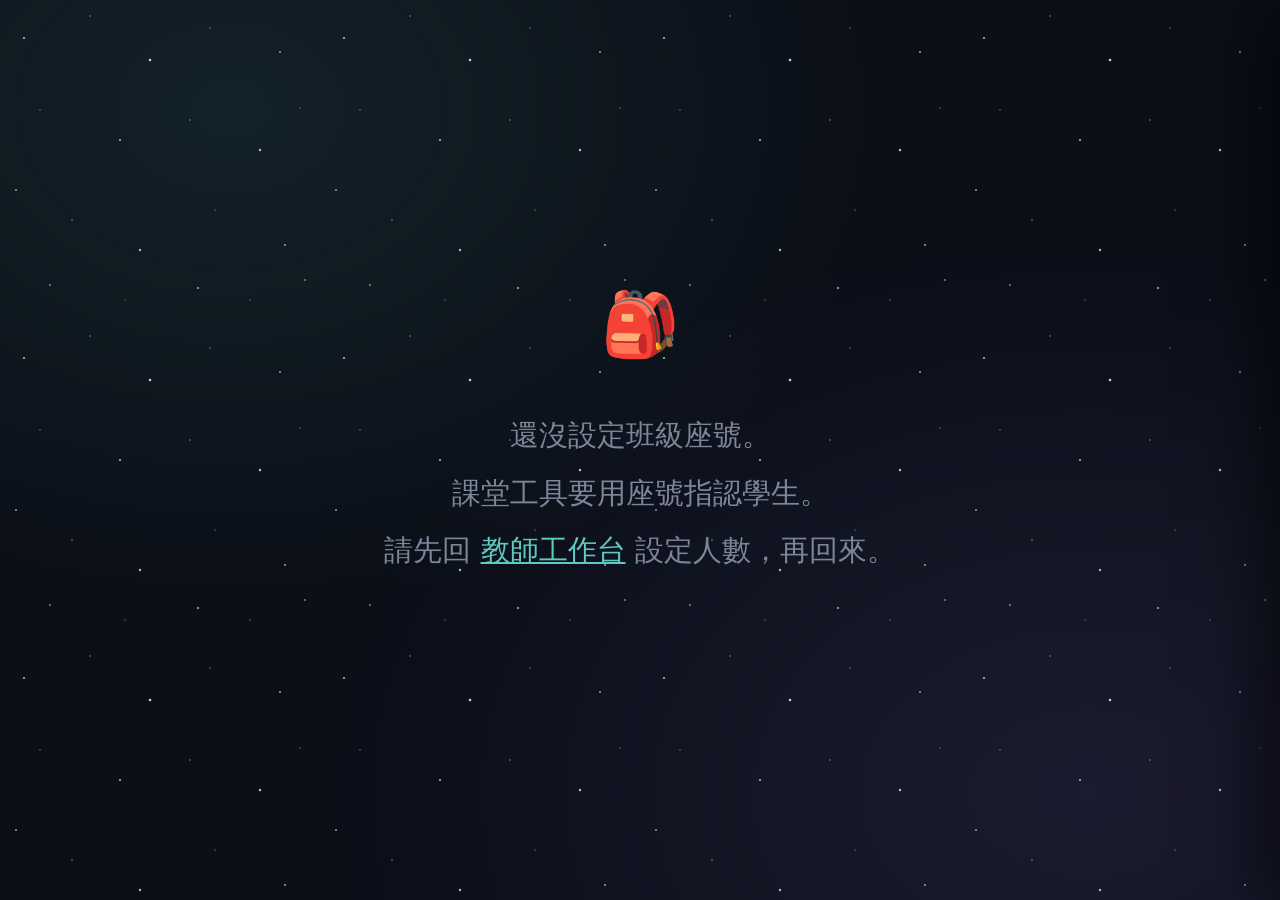
<file: routine.html>
<!DOCTYPE html>
<html lang="zh-TW">
<head>
<meta charset="UTF-8" />
<meta name="viewport" content="width=device-width, initial-scale=1.0" />
<meta name="robots" content="noindex" />
<title>工作檢核台｜班級管理系統</title>
<link rel="icon" href="data:image/svg+xml,<svg xmlns='http://www.w3.org/2000/svg' viewBox='0 0 100 100'><text y='.9em' font-size='90'>✔</text></svg>" />
<link rel="stylesheet" href="assets/css/projection.css?v=20261118-2" />
<style>
/* 分頁列＝一天的時序：到校 → 晨掃 → 作業 → 午餐 → 潔牙（老師 2026-09-06 拍板） */
.tabs{flex:0 0 auto;display:flex;gap:.6vw;align-items:center;flex-wrap:wrap;margin-bottom:1.2vh}
.tabs button{font-family:inherit;font-size:clamp(15px,2.1vh,24px);font-weight:700;color:var(--chalk-2);
  background:var(--board-2);border:2px solid var(--line);border-radius:999px;padding:.5em 1.1em;cursor:pointer}
.tabs button.on{background:var(--duty);border-color:transparent;color:#08201d}
.tabs button .step{font-size:.72em;opacity:.7;margin-right:.35em;font-variant-numeric:tabular-nums}
.tabs .grow{flex:1 1 auto}
.tabs .legend{display:flex;gap:1vw;font-size:clamp(13px,1.7vh,19px);color:var(--chalk-3);flex-wrap:wrap}
.tabs .legend b{font-weight:800}

/* 掃區子頁籤：一區一頁，監督同學只點自己那一頁（2026-09-06 老師指定） */
.ztabs{display:flex;gap:.5vw;flex-wrap:wrap}
.ztabs button{font-family:inherit;font-size:clamp(14px,1.9vh,21px);font-weight:600;color:var(--chalk-2);
  background:var(--board-3);border:2px solid var(--line-2);border-radius:999px;padding:.35em .95em;cursor:pointer}
.ztabs button.on{background:var(--blue);border-color:transparent;color:#08152a;font-weight:800}
.ztabs button .n{font-size:.8em;opacity:.85;margin-left:.35em}

.view{flex:1 1 auto;min-height:0;overflow-y:auto;display:flex;flex-direction:column;gap:1.2vh;
  padding-bottom:9vh}   /* 底部 HUD 是浮動的，留一段空白，最後一列才不會被壓住 */
.view[hidden]{display:none}

/* 進度＋一鍵列（到校／打掃）：老師一眼看得出還有幾個沒點 */
.statbar{flex:0 0 auto;display:flex;align-items:center;gap:.8vw;flex-wrap:wrap;
  background:var(--board-2);border:1px solid var(--line);border-radius:14px;padding:.7vh 1.1vw}
.statbar .sb-n{font-size:clamp(15px,2vh,24px);color:var(--chalk-2)}
.statbar .sb-n b{font-size:1.25em;color:var(--chalk);font-weight:800}
.statbar .sb-left{color:var(--warn)} .statbar .sb-ok{color:var(--ok)}
.statbar .sb-date{font-size:clamp(15px,2vh,24px);font-weight:800;color:var(--chalk);white-space:nowrap;
  padding:.15em .7em;border-radius:999px;background:rgba(255,255,255,.08);border:1px solid var(--line)}
.statbar button{font-family:inherit;font-size:clamp(14px,1.9vh,21px);font-weight:700;cursor:pointer;
  border-radius:999px;padding:.4em 1.1em;border:1px solid transparent}
.statbar .sb-all{margin-left:auto;background:var(--ok);color:#082013}
.statbar .sb-clear{background:rgba(255,255,255,.06);border-color:var(--line);color:var(--chalk-3);font-weight:600}
.statbar button:disabled{opacity:.35;cursor:default}

/* 檢核卡：一張卡＝一個小組／一個崗位 */
.zcard{background:var(--board-2);border:1px solid var(--line);border-radius:16px;padding:1.1vh 1.2vw}
.zcard .zhead{display:flex;align-items:baseline;gap:.8vw;flex-wrap:wrap;margin-bottom:.7vh}
.zcard .zname{font-size:clamp(18px,2.5vh,32px);font-weight:800}
.zcard .zsub{font-size:clamp(13px,1.7vh,19px);color:var(--chalk-3)}
.zcard .zsup{margin-left:auto;font-size:clamp(13px,1.7vh,19px);color:var(--blue)}
.people{display:flex;flex-wrap:wrap;gap:.7vmin}
.pcard{min-width:5.2em;padding:.35em .5em;border:3px solid var(--ok);border-radius:14px;cursor:pointer;
  background:rgba(86,197,150,.14);text-align:center;user-select:none;transition:transform .07s}
.pcard:active{transform:scale(.94)}
.pcard .pn{font-size:clamp(20px,2.7vh,34px);font-weight:800;font-variant-numeric:tabular-nums;line-height:1.1}
.pcard .pm{font-size:clamp(11px,1.5vh,17px);color:var(--chalk-3);line-height:1.3}
.pcard .ps{font-size:clamp(12px,1.6vh,18px);font-weight:700;line-height:1.2}
/* 顏色以「語意」命名，不綁狀態序號——各站的第 2 態不是同一件事（打掃 △ 是橘、午餐 ✗ 是粉） */
.pcard.t-idle{border-style:dashed;border-color:var(--line-2);background:var(--board-3)}
.pcard.t-idle .ps{color:var(--chalk-3)}
.pcard.t-ok  {border-color:var(--ok);  background:rgba(86,197,150,.14)} .pcard.t-ok   .ps{color:var(--ok)}
.pcard.t-warn{border-color:var(--warn);background:rgba(240,149,78,.16)} .pcard.t-warn .ps{color:var(--warn)}
.pcard.t-pink{border-color:var(--pink);background:rgba(242,120,155,.16)}.pcard.t-pink .ps{color:var(--pink)}
.pcard.t-blue{border-color:var(--blue);background:rgba(106,166,240,.16)}.pcard.t-blue .ps{color:var(--blue)}
.pcard.t-purple{border-color:var(--purple);background:rgba(167,139,250,.16)}.pcard.t-purple .ps{color:var(--purple)}

/* 到校簽到：座位表輕點（與電子白板同一套手勢） */
.seatgrid{display:flex;flex-direction:column;gap:.8vmin;align-items:center}
.seatgrid .srow{display:flex;gap:.8vmin}
.podium{font-size:clamp(13px,1.7vh,19px);color:var(--chalk-3);border:1px dashed var(--line-2);
  border-radius:10px;padding:.25em 2.5em;margin-bottom:.6vh}
.scell{width:3.2em;height:2.6em;display:flex;flex-direction:column;align-items:center;justify-content:center;
  font-size:clamp(20px,2.8vh,36px);font-weight:800;font-variant-numeric:tabular-nums;
  border:3px solid var(--line-2);border-radius:12px;background:var(--board-2);color:var(--chalk-2);cursor:pointer}
.scell:active{transform:scale(.93)}
.scell.gap{border:none;background:transparent;cursor:default}
.scell .mk{font-size:.42em;line-height:1;margin-top:.1em}
.scell.t-idle{border-style:dashed;border-color:var(--line-2);color:var(--chalk-3);background:var(--board-3)}
.scell.t-ok{border-color:var(--ok);color:var(--ok);background:rgba(86,197,150,.14)}
.scell.t-warn{border-color:var(--warn);color:var(--warn);background:rgba(240,149,78,.14)}
.scell.t-pink{border-color:var(--pink);color:var(--pink);background:rgba(242,120,155,.14)}
/* 簽到感：點下去那一格彈一下＋亮一圈，投影時全班看得到誰被點到 */
.scell.pop{animation:signin .42s ease-out}
@keyframes signin{
  0%{transform:scale(.86);box-shadow:0 0 0 0 rgba(94,201,191,.55)}
  55%{transform:scale(1.12);box-shadow:0 0 0 14px rgba(94,201,191,0)}
  100%{transform:scale(1);box-shadow:0 0 0 0 rgba(94,201,191,0)}
}
@media (prefers-reduced-motion:reduce){.scell.pop{animation:none}}

/* 作業清點／潔牙：座號 chip 一列排開 */
.items{display:flex;flex-direction:column;gap:1.2vh}
.itemrow{background:var(--board-2);border:1px solid var(--line);border-radius:16px;padding:1.2vh 1.2vw}
.itemrow.clear{border-color:rgba(86,197,150,.4);background:rgba(86,197,150,.07)}
/* 前幾天派、還沒交完的作業（結轉追蹤列）：黃框，只提醒不結算 */
.itemrow.carry{border-color:rgba(240,200,90,.5);background:rgba(240,200,90,.07)}
.rowhead .tagold{font-size:clamp(12px,1.6vh,18px);font-weight:700;color:var(--mark);
  border:1px solid rgba(240,200,90,.5);border-radius:999px;padding:.1em .7em}
.carryline{font-size:clamp(13px,1.7vh,20px);color:var(--mark);margin:.2vh 0 .8vh}
.rowhead{display:flex;align-items:baseline;gap:1vw;flex-wrap:wrap;margin-bottom:.8vh}
.rowhead .name{font-size:clamp(20px,2.8vh,36px);font-weight:800;color:var(--chalk)}
.rowhead .cnt{font-size:clamp(14px,1.9vh,22px);color:var(--chalk-2);font-variant-numeric:tabular-nums}
.rowhead .cnt b{font-weight:800}
.rowhead .cnt .u{color:var(--chalk-3)} .rowhead .cnt .a{color:var(--blue)}
.rowhead .cnt .c{color:var(--warn)} .rowhead .cnt .d{color:var(--ok)}
.rowhead .grow{flex:1 1 auto}
.rowhead .reset{font-family:inherit;font-size:13px;color:var(--chalk-3);background:transparent;
  border:1px solid var(--line);border-radius:999px;padding:4px 12px;cursor:pointer}
.rowhead .reset:hover{color:var(--chalk-2)}
.chips{display:flex;flex-wrap:wrap;gap:.6vmin}
.chip{display:inline-flex;align-items:center;justify-content:center;
  font-size:clamp(22px,3vh,38px);font-weight:700;font-variant-numeric:tabular-nums;
  min-width:1.9em;padding:.12em .18em;border:3px solid var(--chalk-3);border-radius:12px;cursor:pointer;
  color:var(--chalk-2);background:var(--board-3);user-select:none;transition:transform .07s}
.chip:active{transform:scale(.92)}
.chip.s1{border-color:var(--blue);color:var(--blue);background:rgba(106,166,240,.14)}
.chip.s2{border-color:var(--warn);color:var(--warn);background:rgba(240,149,78,.16)}
.chip.s3{border-color:var(--ok);color:#0f1f14;background:var(--ok)}
.chip.bad{border-color:var(--pink);color:var(--pink);background:rgba(242,120,155,.16)}
/* 請假（2026-09-16）：紫・中性，與打掃／午餐的請假同色 */
.chip.lv{border-color:var(--purple);color:var(--purple);background:rgba(167,139,250,.16);border-style:dashed}
.scell.t-purple{border-color:var(--purple);color:var(--purple);background:rgba(167,139,250,.16)}
.scell.agg.lv{border-color:var(--purple);border-style:dashed}
.scell.agg .lvt{font-size:.5em;font-weight:700;color:var(--purple);margin-left:.3em;vertical-align:middle}
.rowclear{color:var(--ok);font-size:clamp(18px,2.4vh,30px);font-weight:700}
.rowclear .sub{color:var(--chalk-3);font-size:.6em;font-weight:400;margin-left:.6em}

/* 點完之後的「修復方式」大字條（這支工具最大的教育價值，要投影得出來） */
.fixbar{position:fixed;left:50%;bottom:11vh;transform:translateX(-50%);z-index:20;
  max-width:92vw;background:var(--board-2);border:2px solid var(--mark);border-radius:18px;
  padding:1.2vh 2vw;box-shadow:0 18px 48px rgba(0,0,0,.5);display:none}
.fixbar.show{display:block}
.fixbar .who{font-size:clamp(20px,2.8vh,36px);font-weight:800;margin-bottom:.25em}
.fixbar .fix{font-size:clamp(18px,2.4vh,30px);color:var(--mark);line-height:1.5}

/* 區塊標題（今日清點／過去未完成）與派出日期膠囊 */
.hwsec{display:flex;flex-direction:column;gap:.9vh;margin-top:1.4vh;border-top:1px dashed var(--line);padding-top:1.2vh}
.hwsec-h{display:flex;align-items:baseline;gap:.9vw;flex-wrap:wrap}
.hwsec-h .t{font-size:clamp(17px,2.3vh,28px);font-weight:800;color:var(--chalk)}
.hwsec-h .s{font-size:clamp(12px,1.6vh,18px);color:var(--chalk-3)}
.rowhead .tagday{font-size:clamp(12px,1.6vh,18px);font-weight:700;color:var(--chalk-3);
  border:1px solid var(--line);border-radius:999px;padding:.1em .7em}

/* 作業清點＝座位表模式（2026-09-08 老師拍板）：一格＝一位學生，格子裡只留他還沒完成的作業，
   交完就少一個徽章，全部交齊整格變暗。收單科時可切成單項模式（一點一格）。 */
.hwpills{display:flex;gap:.5vw;flex-wrap:wrap;margin-bottom:.4vh}
.hwpills .hp{font-family:inherit;font-size:clamp(13px,1.8vh,20px);font-weight:700;color:var(--chalk-2);
  background:var(--board-3);border:2px solid var(--line-2);border-radius:999px;padding:.35em .95em;cursor:pointer}
.hwpills .hp.on{background:var(--duty);border-color:transparent;color:#08201d}
.hwpills .hp.ok{border-color:rgba(86,197,150,.5)}
.hwpills .hp .n{font-size:.78em;opacity:.8;margin-left:.4em;font-weight:600}
.hwpills .pgrow{flex:1 1 auto}
/* 版面切換：座位表看得出「誰」沒交，座號清單登記最快——兩種都留，老師自己選（2026-09-08） */
.layoutsw{display:flex;gap:.25em;background:var(--board-3);border:2px solid var(--line-2);
  border-radius:999px;padding:.15em}
.hwpills .lw{font-family:inherit;font-size:clamp(13px,1.7vh,19px);font-weight:700;color:var(--chalk-3);
  background:transparent;border:none;border-radius:999px;padding:.3em .9em;cursor:pointer}
.hwpills .lw.on{background:var(--blue);color:#08152a}
.hwpills .lw.solo{border:2px solid var(--line-2);background:var(--board-3);margin-left:.4em}
.hwpills .lw.solo.on{background:var(--mark);color:#221a05;border-color:transparent}
.hwlegend{display:flex;gap:1.2vw;flex-wrap:wrap;font-size:clamp(12px,1.6vh,18px);color:var(--chalk-3)}
.hwlegend .li b{color:var(--chalk);font-weight:800;margin-right:.25em}
.hwlegend .li i{font-style:normal;color:var(--mark);margin-left:.4em}

.seatgrid.agggrid .podium,.seatgrid.hwgrid .podium{padding:.15em 2em;font-size:clamp(11px,1.4vh,15px);margin-bottom:.4vh}
.gridtip{text-align:center;color:var(--chalk-3);font-size:clamp(12px,1.6vh,17px);margin-top:.3vh}
.scell.t-blue{border-color:var(--blue);color:var(--blue);background:rgba(106,166,240,.16)}
.hwcell{width:2.9em;height:2.4em;font-size:clamp(18px,2.4vh,30px)}
.hwcell .mk{font-size:.4em;opacity:.9}

/* 聚合格：座號＋未完成作業徽章 */
/* 欄要對齊：格子一律固定寬（含走道的空格），不然 flex 的 min-width:auto 會讓
   徽章多的格子自己撐大，同一直行就對不齊——座位表對不上就失去「照座位認人」的意義。 */
.seatgrid.agggrid .scell{flex:0 0 6.6em;width:6.6em;min-width:6.6em;max-width:6.6em;box-sizing:border-box}
.seatgrid.hwgrid .scell{flex:0 0 3.2em;width:3.2em;min-width:3.2em;max-width:3.2em;box-sizing:border-box}
.scell.agg{height:auto;min-height:3.4em;padding:.3em .25em;gap:.2em;overflow:hidden;
  border-color:var(--line-2);background:var(--board-2);color:var(--chalk)}
.scell.agg .sn{font-size:clamp(19px,2.5vh,31px);font-weight:800;line-height:1}
.scell.agg .bd{display:flex;flex-wrap:wrap;gap:.18em;justify-content:center;max-width:100%}
.scell.agg .b{font-size:clamp(10px,1.35vh,15px);font-weight:700;line-height:1.25;border-radius:6px;
  padding:.1em .35em;border:1px solid transparent}
.scell.agg .b.s0{color:var(--pink);border-color:rgba(242,120,155,.55);background:rgba(242,120,155,.14)}
.scell.agg .b.s1{color:var(--blue);border-color:rgba(106,166,240,.5);background:rgba(106,166,240,.14)}
.scell.agg .b.s2{color:var(--warn);border-color:rgba(240,149,78,.55);background:rgba(240,149,78,.16)}
.scell.agg .b.old{border-style:dashed}
.scell.agg .ok{font-size:clamp(10px,1.35vh,15px);color:var(--ok);font-weight:700}
.scell.agg.alldone{opacity:.42;border-style:dashed;border-color:var(--line-2);background:var(--board-3)}

/* 過去未完成：一列一份，不再各給一張座位表（省高度，投影才看得完） */
.oldline{display:flex;align-items:center;gap:.8vw;flex-wrap:wrap;
  background:rgba(240,200,90,.07);border:1px solid rgba(240,200,90,.4);border-radius:14px;padding:.7vh 1vw}
.oldline .dy{font-size:clamp(12px,1.6vh,18px);font-weight:700;color:var(--mark)}
.oldline .nm{font-size:clamp(15px,2vh,26px);font-weight:800;color:var(--chalk)}
.oldline .who{font-size:clamp(13px,1.7vh,20px);color:var(--chalk-2);flex:1 1 12em}
.oldline .aged{font-size:clamp(12px,1.6vh,18px);color:var(--pink);font-weight:700}

/* 側面板：某位學生的逐項狀態 */
.panel .seatrow{display:flex;align-items:center;gap:10px;padding:9px 0;border-bottom:1px solid var(--line)}
.panel .seatrow.done{opacity:.5}
.panel .seatrow .nm{flex:1 1 auto;font-size:15.5px;font-weight:700}
.panel .seatrow .nm .dy{font-size:12.5px;font-weight:400;color:var(--chalk-3);margin-left:8px}
.panel .seatrow .stbtn{min-width:76px;font-size:14.5px;font-weight:700;border:2px solid var(--line-2);
  border-radius:999px;padding:6px 12px;background:var(--board-3);color:var(--chalk-2)}
.panel .seatrow .stbtn.t-pink{border-color:var(--pink);color:var(--pink);background:rgba(242,120,155,.14)}
.panel .seatrow .stbtn.t-blue{border-color:var(--blue);color:var(--blue);background:rgba(106,166,240,.14)}
.panel .seatrow .stbtn.t-warn{border-color:var(--warn);color:var(--warn);background:rgba(240,149,78,.16)}
.panel .seatrow .stbtn.t-ok{border-color:var(--ok);color:var(--ok);background:rgba(86,197,150,.16)}

/* 浮動支援選人面板 */
.panel .supgrid{display:flex;flex-wrap:wrap;gap:8px;margin-top:10px}
.panel .supgrid .stbtn{min-width:64px;font-size:16px;font-weight:700;border:2px solid var(--line-2);
  border-radius:999px;padding:8px 12px;background:var(--board-3);color:var(--chalk-2);cursor:pointer}
.panel .supgrid .stbtn.t-blue{border-color:var(--blue);color:var(--blue);background:rgba(106,166,240,.14)}
.pcard.addsup .pn{color:var(--blue)}

/* 本週總覽：座號 × 週一～週五 */
.week{width:100%;border-collapse:collapse;font-size:13.5px}
.week th,.week td{border:1px solid var(--line);padding:4px 6px;text-align:center}
.week th{color:var(--chalk-3);font-weight:600}

@media (max-width:900px){
  /* 手機／平板：座位表比螢幕寬時，讓網格自己橫向捲（頁面本身不得橫向捲動）。 */
  .view{overflow-x:hidden}
  .seatgrid{align-self:stretch;align-items:flex-start;overflow-x:auto;padding-bottom:.4em}
  .seatgrid .srow{flex:0 0 auto}
  .pcard{min-width:4.4em}
  .scell{width:2.8em;height:2.3em}
  .tabs button{font-size:clamp(13px,1.9vh,19px);padding:.45em .8em}
  .itemrow{padding:1vh 3vw}
  .chip{font-size:clamp(20px,2.6vh,32px)}
  .seatgrid.agggrid .scell{flex-basis:5.6em;width:5.6em;min-width:5.6em;max-width:5.6em}
  .seatgrid.hwgrid .scell{flex-basis:2.8em;width:2.8em;min-width:2.8em;max-width:2.8em}
  .hwcell{height:2.1em}
  .hwcell{width:2.6em;height:2.1em}
}
</style>
</head>
<body>
<div class="stage" id="stage">
  <div class="head">
    <h1>工作檢核台<span class="sub" id="subtitle">點座號簽到</span></h1>
    <span class="grow"></span>
    <span class="stat">今日待送 <b id="pend">0</b> 筆</span>
  </div>

  <div class="tabs">
    <button type="button" id="tab-arrive" class="on"><span class="step">1</span>🚪 到校簽到</button>
    <button type="button" id="tab-clean"><span class="step">2</span>🧹 晨掃工作</button>
    <button type="button" id="tab-hw"><span class="step">3</span>📚 作業清點</button>
    <button type="button" id="tab-lunch"><span class="step">4</span>🍚 午餐工作</button>
    <button type="button" id="tab-teeth"><span class="step">5</span>🦷 潔牙</button>
    <span class="ztabs" id="zonetabs"></span>
    <span class="grow"></span>
    <span class="legend" id="legend"></span>
  </div>

  <div class="view" id="view-arrive"></div>
  <div class="view" id="view-clean" hidden></div>
  <div class="view" id="view-hw" hidden></div>
  <div class="view" id="view-lunch" hidden></div>
  <div class="view" id="view-teeth" hidden></div>
</div>

<div class="fixbar" id="fixbar">
  <div class="who" id="fix-who"></div>
  <div class="fix" id="fix-text"></div>
</div>

<div class="hud" id="hud">
  <button type="button" id="btn-settle" class="primary">📤 結算本站到待送</button>
  <button type="button" id="btn-undo" title="退回上一步（Ctrl／⌘＋Z）">↶ 復原</button>
  <span class="tip" id="settled"></span>
  <span class="sep"></span>
  <button type="button" id="btn-week" hidden>📅 本週總覽</button>
  <button type="button" id="btn-reload">☁ 重讀雲端資料</button>
  <span class="sep"></span>
  <button type="button" id="btn-full">全螢幕</button>
  <a class="tip" href="index.html">← 工作台</a>
</div>

<aside class="panel" id="panel">
  <div id="panel-body"></div>
</aside>
<div class="scrim" id="scrim"></div>

<script src="assets/js/sync.js?v=20261118-2"></script>
<script src="assets/js/common.js?v=20261118-2"></script>
<script src="assets/js/tool.js?v=20261118-2"></script>
<script src="assets/js/events.js?v=20261118-2"></script>
<script src="assets/js/stats.js?v=20261118-2"></script>
<script src="assets/js/routine.js?v=20261118-2"></script>
</body>
</html>
</file>
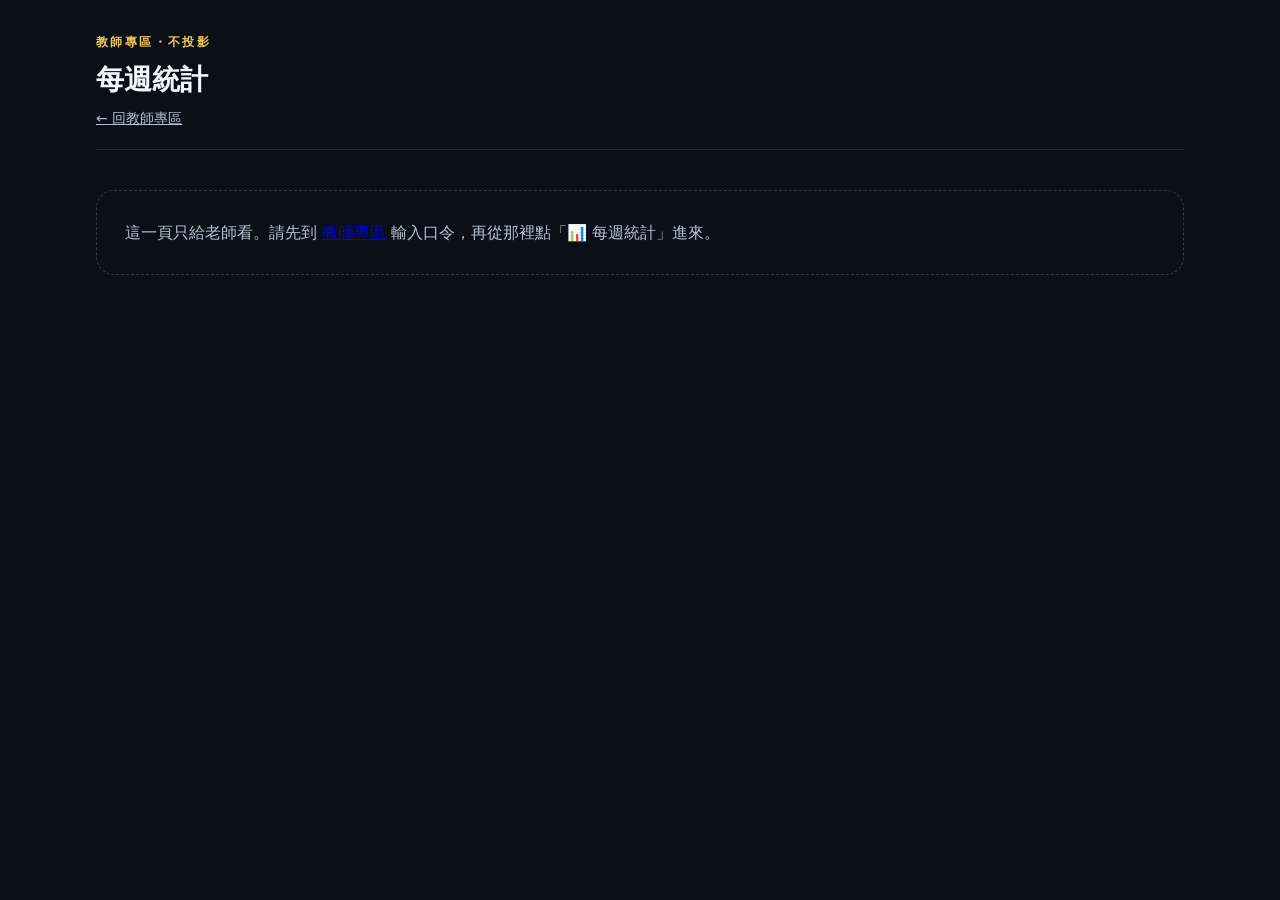
<file: stats.html>
<!DOCTYPE html>
<html lang="zh-TW">
<head>
<meta charset="UTF-8" />
<meta name="viewport" content="width=device-width, initial-scale=1.0" />
<meta name="robots" content="noindex" />
<title>每週統計｜教師專區</title>
<link rel="icon" href="data:image/svg+xml,<svg xmlns='http://www.w3.org/2000/svg' viewBox='0 0 100 100'><text y='.9em' font-size='90'>📊</text></svg>" />
<style>
:root{
  --bg:#0b0f18; --surface:#161d2b; --surface-2:#1e2634;
  --ink:#f4f6fb; --ink-2:#b6c1d4; --ink-3:#7c8699;
  --line:rgba(255,255,255,.10); --line-2:rgba(255,255,255,.18);
  --mark:#f0c85a; --radius:18px;
  /* 圖表色：已用色盲可辨性檢查（深色底 #161d2b） */
  --c1:#3987e5; --c2:#d95926; --c3:#199e70; --c4:#c98500; --prev:#7c8699;
}
*{box-sizing:border-box}
[hidden]{display:none!important}
html,body{margin:0;padding:0}
body{background:var(--bg);color:var(--ink);min-height:100vh;
  font-family:system-ui,-apple-system,"Noto Sans TC","PingFang TC","Microsoft JhengHei",sans-serif;
  font-size:16px;line-height:1.7;-webkit-font-smoothing:antialiased}
.wrap{max-width:1120px;margin:0 auto;padding:0 16px 80px}
.top{padding:32px 0 18px;margin-bottom:8px;border-bottom:1px solid var(--line);
  display:flex;flex-wrap:wrap;align-items:flex-end;gap:14px}
.top h1{margin:0;font-size:28px;font-weight:800}
.kicker{margin:0 0 4px;font-size:12px;letter-spacing:.2em;color:var(--mark);font-weight:700}
.seg{margin-left:auto;display:inline-flex;border:1px solid var(--line-2);border-radius:999px;overflow:hidden}
.seg button{appearance:none;border:0;background:transparent;color:var(--ink-2);font:inherit;font-weight:700;
  padding:8px 22px;cursor:pointer}
.seg button[aria-pressed="true"]{background:var(--ink);color:var(--bg)}
.notice{margin:14px 0 0;padding:10px 14px;border:1px dashed var(--line-2);border-radius:12px;
  font-size:14px;color:var(--ink-2)}
h2{font-size:20px;margin:34px 0 2px;font-weight:800}
.hint{margin:0 0 14px;font-size:14px;color:var(--ink-3)}
.card{background:var(--surface);border:1px solid var(--line);border-radius:var(--radius);padding:16px}
.multi{display:grid;grid-template-columns:repeat(auto-fit,minmax(190px,1fr));gap:12px}
.multi .card{padding:14px 14px 8px}
.st-name{font-size:14px;color:var(--ink-2);font-weight:700}
.st-val{font-size:30px;font-weight:800;line-height:1.2}
.st-val small{font-size:14px;font-weight:600;color:var(--ink-3)}
.st-delta{font-size:13px;color:var(--ink-2);margin-bottom:4px}
.two{display:grid;grid-template-columns:1fr 1fr;gap:12px}
@media (max-width:760px){.two{grid-template-columns:1fr}}
.card h3{margin:0 0 2px;font-size:15px;font-weight:700}
.legend{display:flex;flex-wrap:wrap;gap:4px 14px;font-size:13px;color:var(--ink-2);margin:2px 0 6px}
.legend i{display:inline-block;width:10px;height:10px;border-radius:3px;margin-right:5px;vertical-align:-1px}
svg{display:block;width:100%}
svg text{font-family:inherit}
.scroll{overflow-x:auto}
.heat{display:grid;gap:2px;min-width:760px;font-size:12px;color:var(--ink-3)}
.heat div{height:26px;border-radius:4px;display:flex;align-items:center;justify-content:center}
.heat .h{color:var(--ink-2);font-weight:700}
.heat .lab{justify-content:flex-start;color:var(--ink-2)}
.heat .cell{color:var(--ink);font-weight:700;cursor:default}
.heat .flag{outline:2px solid var(--mark);outline-offset:-1px}
.flags{margin:12px 0 0;padding:0;list-style:none;font-size:14px;color:var(--ink-2)}
.flags li{padding:6px 10px;border-left:3px solid var(--mark);background:var(--surface-2);border-radius:0 8px 8px 0;margin-top:6px}
details{margin-top:28px}
summary{cursor:pointer;color:var(--ink-2);font-weight:700}
table{border-collapse:collapse;width:100%;font-size:13px;margin-top:10px;font-variant-numeric:tabular-nums}
th,td{padding:5px 8px;border-bottom:1px solid var(--line);text-align:right;white-space:nowrap}
th:first-child,td:first-child{text-align:left}
th{color:var(--ink-3);font-weight:600}
#tip{position:absolute;z-index:9;pointer-events:none;background:#0f1521;border:1px solid var(--line-2);
  border-radius:10px;padding:8px 10px;font-size:13px;line-height:1.5;color:var(--ink);max-width:240px;
  box-shadow:0 6px 20px rgba(0,0,0,.45)}
#tip b{font-weight:700}
#tip i{display:inline-block;width:8px;height:8px;border-radius:2px;margin-right:5px}
.ov{display:grid;gap:3px 10px;min-width:900px;align-items:center;font-size:12px;color:var(--ink-3)}
.ov .h{color:var(--ink-2);font-weight:700;font-size:13px;padding-bottom:4px}
.ov .seat{color:var(--ink);font-weight:700;font-size:14px;cursor:pointer;border-radius:6px;padding:1px 6px;text-align:left;
  background:transparent;border:1px solid transparent;font-family:inherit}
.ov .seat:hover{border-color:var(--line-2)}
.ov .seat[aria-pressed="true"]{background:var(--ink);color:var(--bg)}
.strip{display:flex;gap:2px;align-items:center}
.strip span{flex:1;height:18px;border-radius:3px;min-width:4px}
.strip em{flex:none;width:50px;white-space:nowrap;font-style:normal;font-size:11px;color:var(--ink-2);text-align:right}
.lv{background:repeating-linear-gradient(135deg,#3a4354 0 3px,#1e2634 3px 6px)!important}
.mk{box-shadow:inset 0 0 0 1.5px #86b6ef}
.badge{display:inline-block;font-size:11px;font-weight:700;border-radius:999px;padding:0 8px;margin-right:4px;line-height:1.7;color:var(--ink);border:1.5px solid var(--line-2)}
.badge.r{border-color:#0ca30c}.badge.c{border-color:var(--mark)}
.dt{display:grid;gap:3px;min-width:720px;margin-top:6px;font-size:12px}
.dt .h{color:var(--ink-3);text-align:center}
.dt .lab{color:var(--ink-2);font-weight:700;display:flex;align-items:center}
.dt .c{height:46px;border-radius:6px;display:flex;flex-direction:column;align-items:center;justify-content:center;line-height:1.25;color:var(--ink)}
.dt .c b{font-size:15px}.dt .c small{font-size:10.5px;color:var(--ink-2)}
.dt .c.hi{color:#0b0f18}.dt .c.hi small{color:#0b0f18}
.sub{margin:18px 0 4px;font-size:15px;font-weight:700}
.rules{margin:10px 0 0;padding-left:1.2em;font-size:14px;color:var(--ink-2)}
.rules b{color:var(--ink)}
.ov .row{display:contents;cursor:pointer}
.chip{border-radius:8px;padding:3px 10px;font-size:13px;white-space:nowrap;cursor:pointer;border:1.5px solid transparent}
.chip.ok{color:var(--ink-3)}
.chip.flat{color:var(--ink-2);background:var(--surface-2)}
.chip.down{color:var(--ink);background:var(--surface-2);border-left:4px solid #0ca30c}
.chip.up{color:var(--ink);font-weight:700;background:rgba(236,131,90,.16);border-color:#ec835a}
.filt{display:flex;flex-wrap:wrap;gap:8px;margin:0 0 12px}
.filt button{appearance:none;font:inherit;font-size:13px;font-weight:700;color:var(--ink-2);background:transparent;
  border:1px solid var(--line-2);border-radius:999px;padding:4px 14px;cursor:pointer}
.filt button[aria-pressed="true"]{background:var(--ink);color:var(--bg);border-color:var(--ink)}
.inl{grid-column:1/-1;background:#0f1521;border:1px solid var(--line-2);border-radius:12px;padding:10px 12px 12px;margin:4px 0 10px}
.inl p{margin:0 0 4px;font-size:12px;color:var(--ink-3)}

.top a{color:var(--ink-2);font-size:14px}
.tools{display:flex;flex-wrap:wrap;gap:10px;align-items:center;margin-top:12px;font-size:14px;color:var(--ink-2)}
.tools button{appearance:none;font:inherit;font-size:14px;font-weight:700;color:var(--ink);background:var(--surface-2);
  border:1px solid var(--line-2);border-radius:10px;padding:6px 14px;cursor:pointer}
.empty{margin:40px 0;padding:28px;border:1px dashed var(--line-2);border-radius:var(--radius);color:var(--ink-2)}
.na{color:var(--ink-3);font-size:13px}
</style>
</head>
<body>
<div class="wrap">
  <div class="top">
    <div>
      <p class="kicker">教師專區・不投影</p>
      <h1>每週統計</h1>
      <a href="teacher.html">← 回教師專區</a>
    </div>
    <div class="seg" role="group" aria-label="統計單位" id="seg" hidden>
      <button type="button" data-mode="week" aria-pressed="true">每週</button>
      <button type="button" data-mode="month" aria-pressed="false">每月</button>
    </div>
  </div>

  <div id="gate" class="empty" hidden>這一頁只給老師看。請先到 <a href="teacher.html">教師專區</a> 輸入口令，再從那裡點「📊 每週統計」進來。</div>
  <div id="noseat" class="empty" hidden>還沒設定班級座號。請先到 <a href="teacher.html">教師專區</a> 設定人數。</div>

  <div id="main" hidden>
  <p class="notice" id="cover"></p>
  <div class="tools">
    <button type="button" id="btn-import">匯入回填檔</button>
    <input type="file" id="file" accept=".json,application/json" hidden />
    <span id="import-msg"></span>
  </div>

  <div id="nodata" class="empty" hidden>這台電腦還沒有統計資料。<br>用工作檢核台點名、清點一天之後就會開始累積；9 月起的舊資料請按上面的「匯入回填檔」。</div>

  <div id="charts" hidden>
  <h2>① 各站達成率趨勢</h2>
  <p class="hint">達成率＝做到的人次 ÷ 應到人次（請假不算應到、補交算做到；那天沒檢核的站不計）。五張小圖同一把尺。滑鼠移到線上，會列出那一<span class="unit">週</span>沒做到的座號。</p>
  <div class="multi" id="c1"></div>

  <h2>② 例外次數：這<span class="unit">週</span>和上<span class="unit">週</span>比</h2>
  <p class="hint">例外＝沒做到、也還沒補的人次。滑鼠移到柱子上，會列出是哪些座號（×2 表示 2 次）。</p>
  <div class="card">
    <div class="legend"><span><i style="background:var(--c1)"></i>本<span class="unit">週</span></span><span><i style="background:var(--prev)"></i>上<span class="unit">週</span></span></div>
    <div id="c2a"></div>
  </div>

  <h2>③ 每位學生：五項趨勢（獎勵與輔導依據）</h2>
  <p class="hint">一列一位學生，每一項只給一個結論：<span id="cmp"></span>。數字＝這段期間沒做到的次數（已補的不算）。<b>點任一列</b>展開各<span class="unit">週</span>明細。不排名。</p>
  <div class="card">
    <div class="filt" id="c3filt"></div>
    <div class="scroll"><div class="ov" id="c3"></div></div>
    <ul class="rules">
      <li><b>請假</b>（含免打掃券）：不算沒做到，也不算應到；明細標「假 n」，整<span class="unit">週</span>請假畫斜線。</li>
      <li><b>補交</b>：<b>算做到</b>（達成率、趨勢、提示都不計）；明細仍留「補 n」讓您知道他是事後補的。</li>
      <li><b>支援</b>（幫忙別人的晨掃／午餐工作）：加分項；總表「支援」欄、明細「★ n」，列入獎勵參考。</li>
      <li><b>提示</b>：「可獎勵」＝當月五項全做到；「可輔導」＝同一項連續 2 週、每週沒做到 3 次以上。只提示，不自動發獎或開個案。</li>
    </ul>
  </div>

  <h2>④ 課堂作答弱點分析（知識點）</h2>
  <div class="card">
    <p class="hint" style="margin:0">電子白板「📋 記錄本題」送出後，全班各知識點得分率、知識點 × 節次、座號 × 知識點都算好放在<b>班網教師專區「📊 全班學習儀表板」</b>最下方（教師口令加密，同一份規則，不在這裡另算）。</p>
    <p style="margin:.6em 0 0"><a href="https://flyshan2010.github.io/class-website/teacher.html#sec-dash" target="_blank" rel="noopener">開啟班網教師專區 → 課堂作答弱點分析 ↗</a></p>
  </div>

  <details>
    <summary>看數字表</summary>
    <div class="scroll"><table id="tbl"></table></div>
  </details>
  </div>
  </div>
</div>
<div id="tip" hidden></div>

<script src="assets/js/sync.js?v=20261118-2"></script>
<script src="assets/js/common.js?v=20261118-2"></script>
<script src="assets/js/stats.js?v=20261118-2"></script>
<script>
(function(){
'use strict';
function $(id){return document.getElementById(id);}
var pwOk=false;try{pwOk=!!sessionStorage.getItem('cm.teacherPw');}catch(e){}
if(!pwOk){$('gate').hidden=false;return;}
var seats=(window.ClassManager&&ClassManager.requireSeats())||null;
if(!seats||!seats.length){$('noseat').hidden=false;return;}
$('main').hidden=false;
var ST=CMStats.NAMES,M=null;
/* ── 小工具 ── */
var NS='http://www.w3.org/2000/svg';
function E(tag,attrs,parent,text){
  var el=document.createElementNS(NS,tag);
  for(var a in attrs){el.setAttribute(a,attrs[a]);}
  if(text!=null){el.textContent=text;}
  if(parent){parent.appendChild(el);}
  return el;
}
function H(tag,cls,parent,text){
  var el=document.createElement(tag);
  if(cls){el.className=cls;}
  if(text!=null){el.textContent=text;}
  if(parent){parent.appendChild(el);}
  return el;
}
var tipEl=document.getElementById('tip');
function tip(ev,html){
  tipEl.innerHTML=html;tipEl.hidden=false;
  var x=ev.pageX+14,y=ev.pageY+14,w=tipEl.offsetWidth;
  if(x+w>window.scrollX+document.documentElement.clientWidth-8){x=ev.pageX-w-14;}
  tipEl.style.left=Math.max(8,x)+'px';tipEl.style.top=y+'px';
}
function untip(){tipEl.hidden=true;}
function f1(v){return (Math.floor(v*10+.5)/10).toFixed(1);}
var INK2='#b6c1d4',INK3='#7c8699',GRID='rgba(255,255,255,.10)',SURF='#161d2b';


function sum(a){return a.reduce(function(x,y){return x+y;},0);}
function cat(ps){var o=[];ps.forEach(function(p){o=o.concat(p.dates);});return o;}

function build(mode){
  var per=mode==='week'?M.weeks:M.months;
  var P=per.map(function(p){
    var a=ST.map(function(_,s){return M.stationAgg(p.dates,s);});
    return {st:a.map(function(x){return x.exc;}),rate:a.map(function(x){return x.rate;}),who:a.map(function(x){return x.who;})};
  });
  return {mode:mode,unit:mode==='week'?'週':'月',per:per,labels:per.map(function(p){return p.label;}),P:P};
}
function seatsTxt(D,i,s){
  var w=D.P[i].who[s],out=w.length?'座號 '+w.join('、'):'沒有例外';
  if(s===2){
    var mk=[];seats.forEach(function(q){var m=M.seatAgg(D.per[i].dates,s,q).made;if(m){mk.push(q+(m>1?'×'+m:''));}});
    if(mk.length){out+='<br>　已補：'+mk.join('、');}
  }
  return out;
}

/* ① 小圖折線（沒資料的期＝斷線，不補 0） */
function chart1(D){
  var box=$('c1');box.innerHTML='';
  var all=[];D.P.forEach(function(p){p.rate.forEach(function(v){if(v!=null){all.push(v);}});});
  var lo=all.length?Math.min(90,Math.floor(Math.min.apply(null,all)/10)*10):0,hi=100,n=D.P.length;
  var jobs=[];
  ST.forEach(function(name,s){
    var card=H('div','card',box);
    H('div','st-name',card,name);
    var idx=[];D.P.forEach(function(p,i){if(p.rate[s]!=null){idx.push(i);}});
    if(!idx.length){H('div','st-val',card,'—');H('div','st-delta na',card,'這一站還沒有資料（自上線週起累積）');return;}
    var ci=idx[idx.length-1],cur=D.P[ci].rate[s];
    var v=H('div','st-val',card,f1(cur));H('small','',v,' %');
    var dtxt=D.labels[ci];
    if(idx.length>1){var dl=cur-D.P[idx[idx.length-2]].rate[s];
      dtxt+='｜'+(Math.abs(dl)<.05?'→ 持平':(dl>0?'▲ 進步 ':'▼ 退步 ')+f1(Math.abs(dl))+' 個百分點')+'（比上'+D.unit+'）';}
    H('div','st-delta',card,dtxt);
    var holder=H('div','',card);
    jobs.push(function(){draw(holder,name,s,idx);});
  });
  jobs.forEach(function(j){j();});
  function draw(holder,name,s,idx){
    var Wd=holder.clientWidth||200,Ht=118,L=30,R=10,T=8,B=20;
    var svg=E('svg',{viewBox:'0 0 '+Wd+' '+Ht,height:Ht,role:'img','aria-label':name+'達成率趨勢'},holder);
    function X(i){return L+(Wd-L-R)*(n===1?.5:i/(n-1));}
    function Y(val){return T+(Ht-T-B)*(1-(val-lo)/(hi-lo));}
    [lo,(lo+hi)/2,hi].forEach(function(g){
      E('line',{x1:L,x2:Wd-R,y1:Y(g),y2:Y(g),stroke:GRID,'stroke-width':1},svg);
      E('text',{x:L-6,y:Y(g)+4,'text-anchor':'end','font-size':11,fill:INK3},svg,g);
    });
    E('text',{x:X(0),y:Ht-4,'text-anchor':'start','font-size':11,fill:INK3},svg,D.labels[0]);
    if(n>1){E('text',{x:X(n-1),y:Ht-4,'text-anchor':'end','font-size':11,fill:INK3},svg,D.labels[n-1]);}
    var d='',pen=false;
    D.P.forEach(function(p,i){
      if(p.rate[s]==null){pen=false;return;}
      d+=(pen?'L':'M')+X(i).toFixed(1)+' '+Y(p.rate[s]).toFixed(1)+' ';pen=true;
    });
    E('path',{d:d,fill:'none',stroke:'#3987e5','stroke-width':2,'stroke-linejoin':'round','stroke-linecap':'round'},svg);
    idx.forEach(function(i,k){
      E('circle',{cx:X(i),cy:Y(D.P[i].rate[s]),r:k===idx.length-1?4.5:2.5,fill:'#3987e5',stroke:SURF,'stroke-width':k===idx.length-1?2:0},svg);
    });
    var cross=E('line',{y1:T,y2:Ht-B,stroke:'rgba(255,255,255,.35)','stroke-width':1,visibility:'hidden'},svg);
    var hit=E('rect',{x:0,y:0,width:Wd,height:Ht,fill:'transparent'},svg);
    hit.addEventListener('mousemove',function(ev){
      var r=svg.getBoundingClientRect(),px=(ev.clientX-r.left)*Wd/r.width;
      var i=n===1?0:Math.max(0,Math.min(n-1,Math.round((px-L)/(Wd-L-R)*(n-1))));
      cross.setAttribute('x1',X(i));cross.setAttribute('x2',X(i));cross.setAttribute('visibility','visible');
      tip(ev,'<b>'+name+'</b>・'+D.labels[i]+'<br>'+(D.P[i].rate[s]==null?'這'+D.unit+'沒有檢核紀錄':
        '達成率 <b>'+f1(D.P[i].rate[s])+'%</b><br>例外 '+D.P[i].st[s]+' 人次<br>'+seatsTxt(D,i,s)));
    });
    hit.addEventListener('mouseleave',function(){cross.setAttribute('visibility','hidden');untip();});
  }
}
/* 圓頭長條（只圓上緣） */
function bar(svg,x,y,w,h,fill){
  var r=Math.min(4,w/2,h);
  if(h<=0){return null;}
  return E('path',{d:'M'+x+' '+(y+h)+'V'+(y+r)+'Q'+x+' '+y+' '+(x+r)+' '+y+'H'+(x+w-r)+'Q'+(x+w)+' '+y+' '+(x+w)+' '+(y+r)+'V'+(y+h)+'Z',fill:fill},svg);
}
function axisY(svg,max,L,R,T,B,Wd,Ht){
  var step=max<=10?2:max<=30?5:max<=60?10:max<=150?25:50,top=Math.ceil(max/step)*step;
  function Y(v){return T+(Ht-T-B)*(1-v/top);}
  for(var g=0;g<=top;g+=step){
    E('line',{x1:L,x2:Wd-R,y1:Y(g),y2:Y(g),stroke:g?GRID:'rgba(255,255,255,.25)','stroke-width':1},svg);
    E('text',{x:L-6,y:Y(g)+4,'text-anchor':'end','font-size':11,fill:INK3},svg,g);
  }
  return Y;
}


/* ② 成對長條 */
function chart2a(D){
  var holder=$('c2a');holder.innerHTML='';
  var n=D.P.length,cur=D.P[n-1],prev=n>1?D.P[n-2]:null;
  var Wd=holder.clientWidth||480,Ht=250,L=34,R=8,T=18,B=30;
  var svg=E('svg',{viewBox:'0 0 '+Wd+' '+Ht,height:Ht,role:'img','aria-label':'各站例外次數，本期與上期'},holder);
  var Y=axisY(svg,Math.max.apply(null,[1].concat(cur.st,prev?prev.st:[])),L,R,T,B,Wd,Ht);
  var gw=(Wd-L-R)/ST.length,bw=Math.min(24,gw*.3);
  ST.forEach(function(name,s){
    var cx=L+gw*(s+.5);
    if(prev){
      bar(svg,cx-bw-1,Y(prev.st[s]),bw,Y(0)-Y(prev.st[s]),'#7c8699');
      E('text',{x:cx-bw/2-1,y:Y(prev.st[s])-5,'text-anchor':'middle','font-size':12,fill:INK3},svg,prev.rate[s]==null?'–':prev.st[s]);
    }
    bar(svg,cx+1,Y(cur.st[s]),bw,Y(0)-Y(cur.st[s]),'#3987e5');
    E('text',{x:cx+bw/2+1,y:Y(cur.st[s])-5,'text-anchor':'middle','font-size':12,'font-weight':700,fill:'#f4f6fb'},svg,cur.rate[s]==null?'–':cur.st[s]);
    E('text',{x:cx,y:Ht-9,'text-anchor':'middle','font-size':12,fill:INK2},svg,name);
    var hit=E('rect',{x:L+gw*s,y:T,width:gw,height:Ht-T,fill:'transparent'},svg);
    hit.addEventListener('mousemove',function(ev){
      function line(i,color){return '<i style="background:'+color+'"></i>'+D.labels[i]+'：'+(D.P[i].rate[s]==null?'沒有檢核紀錄':D.P[i].st[s]+' 人次<br>　'+seatsTxt(D,i,s));}
      var h='<b>'+name+'</b><br>'+line(n-1,'#3987e5');
      if(prev){var dl=cur.st[s]-prev.st[s];h+='<br>'+line(n-2,'#7c8699')+'<br>'+(dl===0?'持平':(dl>0?'增加 ':'減少 ')+Math.abs(dl)+' 人次');}
      tip(ev,h);
    });
    hit.addEventListener('mouseleave',untip);
  });
}

/* ③ 每位學生 × 五項：只給趨勢結論，點列才展開明細 */
var RAMP=['#1e2634','#104281','#1c5cab','#3987e5','#86b6ef'];
var sel=null,filt='all';
function chart3(D){
  var wk=D.mode==='week',W=M.weeks,MO=M.months;
  var rec=wk?cat(W.slice(-3)):cat(MO.slice(-1)),pri=wk?cat(W.slice(-6,-3)):cat(MO.slice(-2,-1)),th=wk?2:3;
  var recN=wk?'近 '+Math.min(3,W.length)+' 週':'本月',priN=wk?'前 3 週':'上月',hasPri=pri.length>0;
  $('cmp').textContent=hasPri?'拿'+recN+'和'+priN+'比，分成「✓ 做到」「↘ 改善」「→ 持平」「↗ 變多」'
    :'目前只有'+recN+'的資料，還沒有前期可比（先分「✓ 做到」與「→ 有沒做到」）';
  function un(ds,s,q){return M.seatAgg(ds,s,q).x;}
  var allD=M.dates,lastM=cat(MO.slice(-1));
  var rows=seats.map(function(q){
    var cells=ST.map(function(_,s){
      var r=un(rec,s,q),p=un(pri,s,q),d=r-p;
      return {r:r,p:p,kind:hasPri&&d<=-th?'down':hasPri&&d>=th?'up':r===0?'ok':'flat'};
    });
    var coun=[];
    ST.forEach(function(nm,s){
      for(var w=1;w<W.length;w++){
        var adj=(new Date(W[w].key)-new Date(W[w-1].key))===6048e5;
        if(adj&&un(W[w].dates,s,q)>=3&&un(W[w-1].dates,s,q)>=3){coun.push(nm);break;}
      }
    });
    return {q:q,cells:cells,coun:coun,
      rew:ST.every(function(_,s){return un(lastM,s,q)===0;})&&ST.some(function(_,s){return M.seatAgg(lastM,s,q).ran>0;}),
      up:cells.some(function(c){return c.kind==='up';}),
      sup:sum(ST.map(function(_,s){return M.seatAgg(allD,s,q).su;}))};
  });
  var F=[['all','全部',function(){return true;}],['up','有變多的',function(r){return r.up;}],
         ['rew','可獎勵',function(r){return r.rew;}],['coun','可輔導',function(r){return r.coun.length;}]];
  var fb=$('c3filt');fb.innerHTML='';
  var test=F[0][2];
  F.forEach(function(f){
    var b=H('button','',fb,f[1]+'（'+rows.filter(f[2]).length+'）');b.type='button';
    b.setAttribute('aria-pressed',f[0]===filt?'true':'false');
    if(f[0]===filt){test=f[2];}
    b.addEventListener('click',function(){filt=f[0];chart3(D);});
  });
  var LAB={ok:'✓ 做到',down:'↘ 改善',flat:'→ 持平',up:'↗ 變多'};
  var grid=$('c3');grid.innerHTML='';
  grid.style.gridTemplateColumns='56px repeat(5,minmax(104px,1fr)) 56px minmax(150px,1.3fr)';
  grid.style.gap='6px 10px';
  ['座號'].concat(ST,['支援','提示']).forEach(function(x){H('div','h',grid,x);});
  rows.filter(test).forEach(function(R){
    var row=H('div','row',grid);
    row.addEventListener('click',function(){sel=(sel===R.q?null:R.q);chart3(D);});
    var btn=H('button','seat',row,String(R.q));btn.type='button';btn.setAttribute('aria-pressed',R.q===sel?'true':'false');
    btn.setAttribute('aria-label','座號 '+R.q+' 明細');
    R.cells.forEach(function(c,s){
      var chip=H('div','chip '+c.kind,row,LAB[c.kind]+(c.kind==='ok'?'':'　'+c.r));
      chip.addEventListener('mousemove',function(ev){tip(ev,'<b>座號 '+R.q+'</b>・'+ST[s]+'<br>'+recN+'沒做到 '+c.r+' 次'+(hasPri?'<br>'+priN+'沒做到 '+c.p+' 次':''));});
      chip.addEventListener('mouseleave',untip);
    });
    H('div','',row,R.sup?'★ '+R.sup:'');
    var tc=H('div','',row);
    if(R.rew){H('span','badge r',tc,'可獎勵');}
    if(R.coun.length){H('span','badge c',tc,'可輔導：'+R.coun.join('、'));}
    if(R.q===sel){detail(D,R.q,H('div','inl',grid));}
  });
  if(!rows.filter(test).length){var e=H('div','',grid,'這個條件目前沒有學生。');e.style.gridColumn='1/-1';}
}
function detail(D,q,box){
  H('p','',box,'座號 '+q+' 各'+D.unit+'明細｜數字＝沒做到次數（顏色越亮越多）　補 n＝事後已補、算做到　假 n＝請假天數　★ n＝支援次數　–＝那'+D.unit+'沒檢核');
  var sc=H('div','scroll',box),dt=H('div','dt',sc),k=D.mode==='week'?1:3,edges=[1,2*k,3*k,4*k];
  function bin(v){if(v<=0){return 0;}for(var i=edges.length-1;i>=0;i--){if(v>=edges[i]){return i+1;}}return 1;}
  dt.style.gridTemplateColumns='84px repeat('+D.per.length+',minmax(46px,1fr))';
  H('div','h',dt,'');D.per.forEach(function(p){H('div','h',dt,D.mode==='week'?p.short:p.label);});
  ST.forEach(function(nm,s){
    H('div','lab',dt,nm);
    D.per.forEach(function(p){
      var a=M.seatAgg(p.dates,s,q),b=bin(a.x);
      var c=H('div','c'+(b===4?' hi':''),dt);c.style.background=RAMP[b];
      if(a.ran&&a.lv>=a.ran){c.className='c lv';}
      H('b','',c,!a.ran?'–':a.x?String(a.x):'✓');
      var ex=[];if(a.made){ex.push('補'+a.made);}if(a.lv){ex.push('假'+a.lv);}if(a.su){ex.push('★'+a.su);}
      if(ex.length){H('small','',c,ex.join(' '));}
    });
  });
}

/* 數字表 */
function table(D){
  var t=$('tbl');t.innerHTML='';
  var tr=H('tr','',t);H('th','',tr,D.unit==='週'?'週次':'月份');
  ST.forEach(function(nm){H('th','',tr,nm+' 達成率');});
  ST.forEach(function(nm){H('th','',tr,nm+' 例外');});
  D.P.forEach(function(p,i){
    var r=H('tr','',t);H('td','',r,D.labels[i]);
    p.rate.forEach(function(v){H('td','',r,v==null?'–':f1(v)+'%');});
    p.st.forEach(function(v,s){H('td','',r,p.rate[s]==null?'–':String(v));});
  });
}

var mode='week';
function md(d){return Number(d.slice(5,7))+'/'+Number(d.slice(8));}
function render(){
  M=CMStats.model(CMStats.load(),seats);
  var has=M.dates.length>0;
  $('nodata').hidden=has;$('charts').hidden=!has;$('seg').hidden=!has;
  if(!has){$('cover').textContent='只用座號、只數次數、不排名。資料存在這台電腦（開啟跨電腦同步後另存一份在老師自己的後台），不會出現在投影頁與班網。';return;}
  var c='資料範圍：'+md(M.dates[0])+'～'+md(M.dates[M.dates.length-1])+'，共 '+M.dates.length+' 個上課日。';
  if(M.fill.length){c+='其中 '+md(M.fill[0])+'～'+md(M.fill[M.fill.length-1])+' 的 '+M.fill.length+' 天是從紀錄庫回填：只還原得到「有被記下來的例外」，到校請假與當天有沒有逐一檢核無法還原，達成率可能略偏高。';}
  c+='只用座號、不排名；資料存在這台電腦與老師自己的後台（有開同步時）。';
  $('cover').textContent=c;
  var D=build(mode);
  Array.prototype.forEach.call(document.querySelectorAll('.unit'),function(el){el.textContent=D.unit;});
  chart1(D);chart2a(D);chart3(D);table(D);
}
Array.prototype.forEach.call(document.querySelectorAll('.seg button'),function(b){
  b.addEventListener('click',function(){
    mode=b.getAttribute('data-mode');
    Array.prototype.forEach.call(document.querySelectorAll('.seg button'),function(x){x.setAttribute('aria-pressed',x===b?'true':'false');});
    render();
  });
});
$('btn-import').addEventListener('click',function(){$('file').click();});
$('file').addEventListener('change',function(){
  var f=this.files&&this.files[0];if(!f){return;}
  var rd=new FileReader();
  rd.onload=function(){
    var msg=$('import-msg');
    try{
      var o=JSON.parse(rd.result);
      if(!o||o.v!==1||!o.days){throw new Error('格式不對');}
      var r=CMStats.importFill(o);
      msg.textContent=r.ok?'已匯入 '+r.added+' 天'+(r.kept?'（另有 '+r.kept+' 天這台已有即時紀錄，保留不蓋）':''):'寫入失敗（瀏覽器儲存空間不足？）';
    }catch(e){msg.textContent='這不是每週統計的回填檔，沒有匯入任何資料。';}
    $('file').value='';render();
  };
  rd.readAsText(f);
});
var rt;window.addEventListener('resize',function(){clearTimeout(rt);rt=setTimeout(render,150);});
render();
})();
</script>
</body>
</html>
</file>
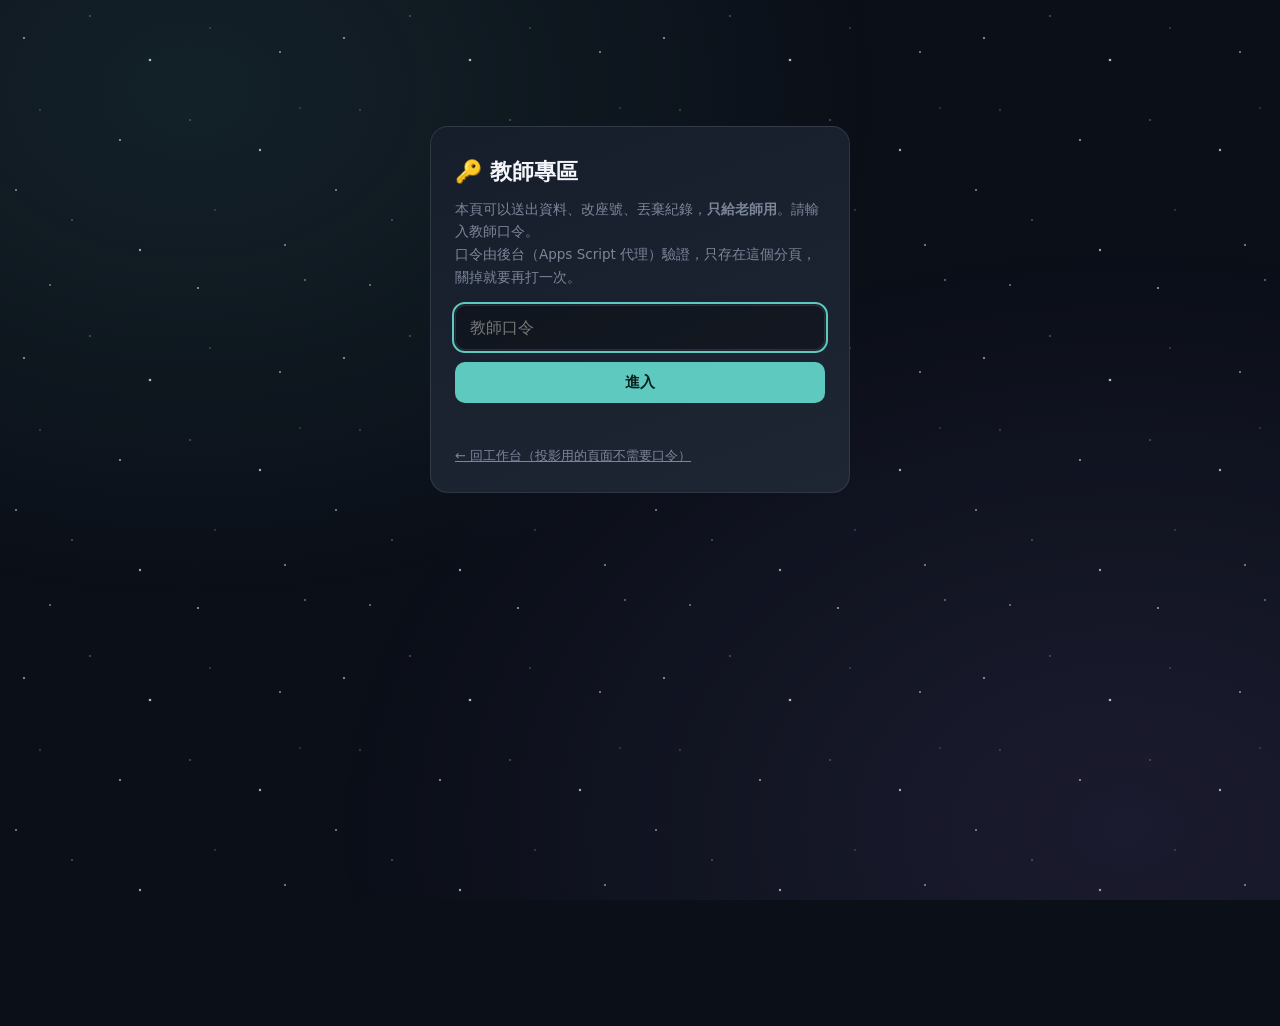
<file: teacher.html>
<!DOCTYPE html>
<html lang="zh-TW">
<head>
<meta charset="UTF-8" />
<meta name="viewport" content="width=device-width, initial-scale=1.0" />
<meta name="robots" content="noindex" />
<title>教師專區｜班級管理系統</title>
<link rel="stylesheet" href="assets/css/style.css?v=20261118-2" />
<link rel="icon" href="data:image/svg+xml,<svg xmlns='http://www.w3.org/2000/svg' viewBox='0 0 100 100'><text y='.9em' font-size='90'>🔑</text></svg>" />
<style>
/* 口令閘（比照班網教師專區）：驗證通過前，整頁內容不顯示 */
.gate{position:relative;z-index:1;max-width:420px;margin:14vh auto 0;padding:26px 24px 24px;
  background:linear-gradient(160deg,var(--surface),var(--surface-2));
  border:1px solid var(--line);border-radius:var(--radius);text-align:left}
.gate h1{margin:0 0 6px;font-size:22px;font-weight:800}
.gate p{margin:0 0 16px;font-size:13.5px;color:var(--ink-3);line-height:1.7}
.gate input{width:100%;max-width:none;padding:12px 14px;border:1px solid var(--line);border-radius:10px;
  background:rgba(0,0,0,.32);color:var(--ink);font-size:16px;font-family:inherit}
.gate button{width:100%;margin-top:12px}
.gate .msg{margin:12px 0 0;font-size:13.5px;color:var(--warn);min-height:1.2em}
.gate .back{display:block;margin-top:14px;font-size:13px;color:var(--ink-3)}
.lockbtn{font-size:12.5px;padding:5px 12px}

/* 當節活動紀錄：一列＝白板按過一次「結束課程」 */
.loglist{display:flex;flex-direction:column;gap:10px}
.logitem{border:1px solid var(--line,rgba(255,255,255,.12));border-radius:12px;padding:10px 12px}
.logitem .lh{display:flex;gap:10px;align-items:baseline;flex-wrap:wrap;margin-bottom:4px}
.logitem .lp{font-weight:800}
.logitem .lt{font-size:13px;opacity:.7;font-variant-numeric:tabular-nums}
.logitem .ln{font-size:13.5px;opacity:.85}
.logitem .lf{font-size:13.5px;opacity:.9;margin-top:4px}
</style>
</head>
<body>

<div class="gate" id="gate">
  <h1>🔑 教師專區</h1>
  <p>本頁可以送出資料、改座號、丟棄紀錄，<b>只給老師用</b>。請輸入教師口令。<br>
    口令由後台（Apps Script 代理）驗證，只存在這個分頁，關掉就要再打一次。</p>
  <input id="gate-pw" type="password" autocomplete="current-password" placeholder="教師口令" />
  <button id="gate-btn" type="button">進入</button>
  <p class="msg" id="gate-msg"></p>
  <a class="back" href="index.html">← 回工作台（投影用的頁面不需要口令）</a>
</div>

<div class="wrap" id="tmain" hidden>

  <header class="top">
    <div>
      <p class="kicker">TEACHER ONLY</p>
      <h1>教師專區</h1>
    </div>
    <div class="right">
      <div id="today"></div>
      <div><b id="seat-summary">尚未設定座號</b></div>
      <div style="margin-top:6px"><button id="btn-lock" class="ghost lockbtn" type="button">🔒 鎖定離開</button></div>
    </div>
  </header>

  <p class="hint">送出、座號設定與當節紀錄都在這一頁，<b>投影用的工具頁不會出現這些按鈕</b>，
    而且這一頁要口令才進得來——學生在投影機前點不進後台。口令只存這個分頁，關掉即消失。
    <a href="index.html">← 回工作台</a></p>

  <h2>今日待送 <span id="send-badge" class="badge">0 筆</span></h2>
  <p class="hint">課堂工具記下的加減分先留在這台電腦（開啟跨電腦同步後，換一台電腦也接得到），下課按「收班送出」才一次進 Notion 收件匣，
    由排程 Agent 入帳。<b>只有這裡能送出</b>，用的就是剛才進來時打的那組口令。</p>

  <div id="send-remind" class="remind" hidden>
    <b>⏰ <span id="remind-at">放學</span> 放學了，今天還有 <span id="remind-n">0</span> 筆課堂紀錄沒送出。</b>
    <span class="hint" style="margin:0">送出後由排程 Agent 入庫，下一個整點就會處理。</span>
    <span class="row" style="margin-top:10px">
      <button id="btn-remind-go" type="button">現在送出</button>
      <button id="btn-remind-off" class="ghost" type="button">今天不再提醒</button>
    </span>
  </div>

  <div class="panel">
    <div id="send-list" class="sendlist"></div>
    <div class="row">
      <button id="btn-send" type="button">收班送出</button>
      <button id="btn-preview" class="ghost" type="button">預覽送出內容</button>
      <button id="btn-drop" class="ghost" type="button">全部丟棄</button>
      <button id="btn-raw" class="ghost" type="button" hidden>顯示原始封包</button>
      <span id="send-status" class="status"></span>
    </div>
    <pre id="send-preview" class="preview" hidden></pre>
  </div>

  <h2>當節活動紀錄</h2>
  <p class="hint">電子白板每按一次「結束課程」（或換節自動結算）就留一列，最多 60 筆（開啟跨電腦同步後會跟著走）。</p>
  <div class="panel"><div id="loglist" class="loglist"></div></div>

  <h2>📊 每週統計</h2>
  <p class="hint">五站（到校簽到／晨掃工作／作業／午餐工作／潔牙）的達成率趨勢、本期與上期例外次數、每位學生五項趨勢，
    可切每週／每月。只用座號、不排名，<b>不會出現在投影頁</b>；資料存在這台電腦，開啟跨電腦同步後另存一份在老師自己的後台。</p>
  <div class="panel"><div class="row"><button id="btn-stats" type="button" onclick="location.href='stats.html'">打開每週統計</button></div></div>

  <h2>班級座號</h2>
  <p class="hint">課堂工具用座號指認學生，不存姓名。填人數就好；有轉學生留下的空號才需要逐段指定。</p>

  <div class="panel">
    <label for="seat-input" class="hint" style="display:block;margin-bottom:6px">班級人數，或座號範圍</label>
    <input id="seat-input" type="text" inputmode="numeric" placeholder="27　或　1-12,14-28" />
    <div class="row">
      <button id="btn-save" type="button">儲存</button>
      <button id="btn-clear" class="ghost" type="button">清除</button>
      <span id="seat-status" class="status"></span>
    </div>
    <p id="seat-preview" class="hint" style="margin:14px 0 0"></p>
  </div>

  <h2>☁ 跨電腦同步</h2>
  <p class="hint">換一台電腦，只要進這一頁輸入口令一次，待送事件、作業欠交、當天檢核、座號設定、每週統計都會跟過來。
    資料只存在老師自己的後台（Apps Script），只有座號與狀態、沒有姓名。斷網時照常使用，恢復後自動補傳。</p>
  <div class="panel">
    <div><b id="sync-summary">檢查中…</b></div>
    <p id="sync-detail" class="hint" style="margin:8px 0 0"></p>
    <div class="row">
      <button id="btn-sync-on" type="button" hidden>開始同步</button>
      <button id="btn-sync-off" class="ghost" type="button" hidden>這台停止同步</button>
    </div>
  </div>

  <div class="notice">
    <b>這裡不存學生姓名。</b>投影在教室前方時座號就足以指認，少了姓名，
    這個網站的畫面、截圖與程式碼都不可能外洩個資。
    座號設定存在這台電腦的瀏覽器裡；開啟上面的跨電腦同步後，換電腦不必重設。
  </div>

  <footer>
    class-manager · 教師專區 · 教室內使用，不對外公開
  </footer>

</div>
<script src="assets/js/sync.js?v=20261118-2"></script>
<script src="assets/js/common.js?v=20261118-2"></script>
<script src="assets/js/events.js?v=20261118-2"></script>
<script src="assets/js/assess.js?v=20261118-2"></script>
<script src="assets/js/sender.js?v=20261118-2"></script>
<script src="assets/js/teacher.js?v=20261118-2"></script>
</body>
</html>
</file>
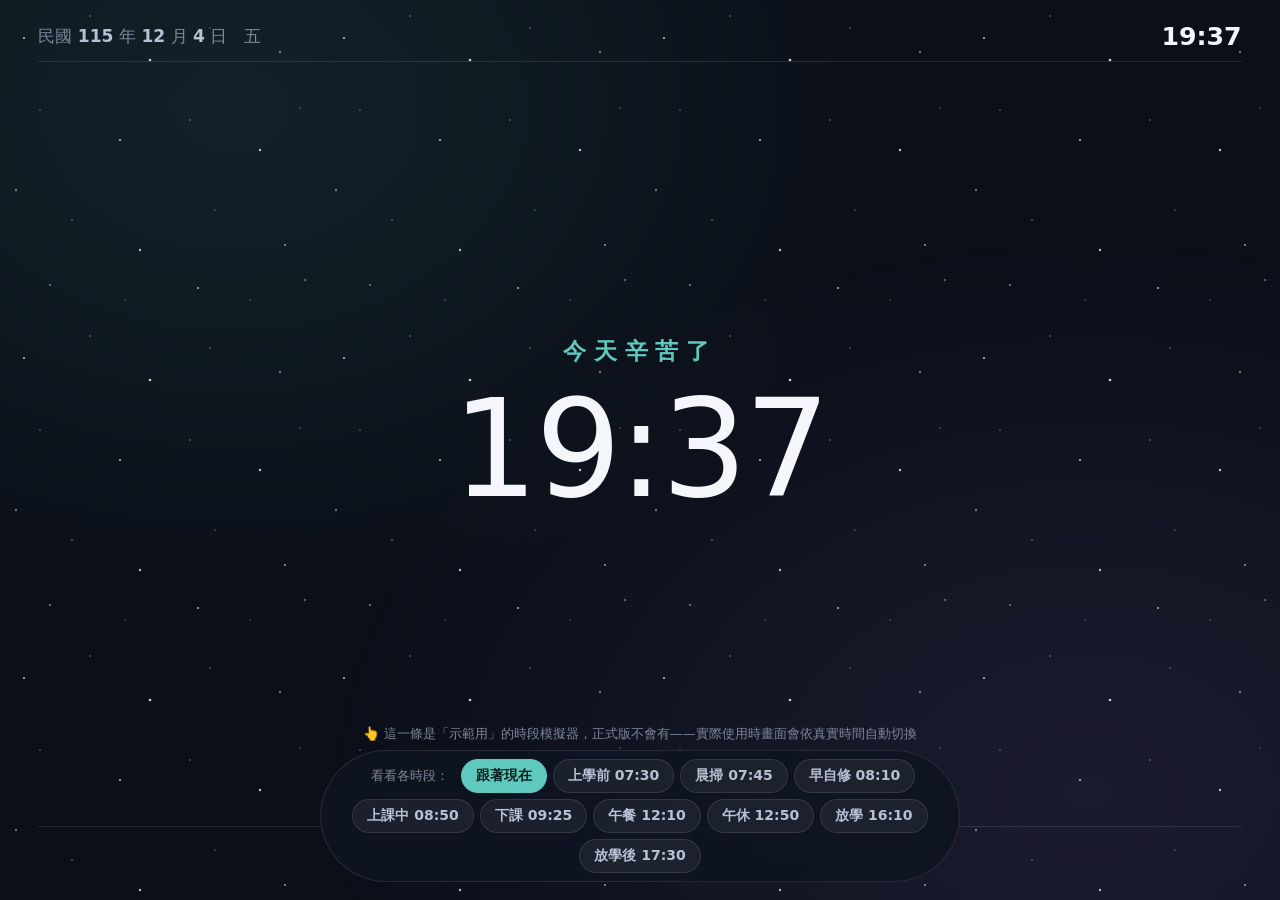
<file: wall-demo.html>
<!DOCTYPE html>
<html lang="zh-TW">
<head>
<meta charset="UTF-8" />
<meta name="viewport" content="width=device-width, initial-scale=1.0" />
<meta name="robots" content="noindex" />
<title>公布欄模式・示範｜班級管理系統</title>
<link rel="icon" href="data:image/svg+xml,<svg xmlns='http://www.w3.org/2000/svg' viewBox='0 0 100 100'><text y='.9em' font-size='90'>📢</text></svg>" />
<link rel="stylesheet" href="assets/css/projection.css?v=20261118-2" />
<script src="assets/js/wall.js?v=20261118-2"></script>
<style>
/* 公布欄（電子公布欄）示範：整頁只講一件事。
   版面＝頂一行細資訊 → 中間單一重點 → 底一行資訊帶。時段由日課表與 Notion 班規時段驅動。 */
.stage{padding:2.4vh 3vw}
.wtop{flex:0 0 auto;display:flex;align-items:center;gap:1.4vw;flex-wrap:wrap;
  padding-bottom:1.2vh;border-bottom:1px solid var(--line);font-size:clamp(14px,1.9vh,22px);color:var(--chalk-3)}
.wtop b{color:var(--chalk-2);font-weight:700}
.wtop .grow{flex:1 1 auto}
.wtop .duty span{color:var(--duty);font-weight:800;font-size:1.15em;margin-left:.25em}
.wtop .clock{font-variant-numeric:tabular-nums;font-size:clamp(20px,2.8vh,34px);color:var(--chalk);font-weight:600}

.wmain{flex:1 1 auto;min-height:0;display:flex;flex-direction:column;
  align-items:center;justify-content:center;text-align:center;gap:1.6vh;padding:2vh 0}
.wkick{font-size:clamp(18px,2.6vh,34px);letter-spacing:.34em;color:var(--duty);font-weight:700}
.wtitle{font-size:clamp(56px,15vh,200px);font-weight:800;line-height:1;letter-spacing:.02em}
.wtitle.clock{font-variant-numeric:tabular-nums;font-weight:300;letter-spacing:-.02em}
.wsub{font-size:clamp(22px,4vh,60px);color:var(--mark);font-weight:700;line-height:1.35;max-width:88vw}
.wlist{display:flex;flex-direction:column;gap:1.1vh;margin-top:.6vh;max-width:90vw}
.wlist li{list-style:none;font-size:clamp(20px,3.4vh,48px);line-height:1.45;color:var(--chalk-2)}
.wlist li b{color:var(--chalk);font-weight:800}
.wlist.small li{font-size:clamp(18px,2.8vh,38px)}
.wlist.mark li{color:var(--mark);font-weight:800;font-size:clamp(26px,4.8vh,66px);line-height:1.5}
.wcount{font-size:clamp(26px,5vh,72px);color:var(--warn);font-weight:800;font-variant-numeric:tabular-nums}

.wfoot{flex:0 0 auto;display:flex;align-items:center;justify-content:center;gap:2vw;flex-wrap:wrap;
  padding-top:1.2vh;border-top:1px solid var(--line);font-size:clamp(16px,2.2vh,28px);color:var(--chalk-3)}
.wfoot b{color:var(--chalk);font-weight:700}
.wfoot .tag{background:var(--board-2);border:1px solid var(--line);border-radius:999px;padding:.3em 1em}

/* 示範專用：時段模擬列（正式版不會有這一條） */
.simbar{position:fixed;left:50%;bottom:2vh;transform:translateX(-50%);z-index:30;display:flex;gap:6px;
  flex-wrap:wrap;justify-content:center;max-width:96vw;background:rgba(14,20,33,.9);
  border:1px solid var(--line);border-radius:999px;padding:8px 12px;backdrop-filter:blur(10px)}
.simbar button{font-family:inherit;font-size:14px;font-weight:600;color:var(--chalk-2);cursor:pointer;
  background:rgba(255,255,255,.06);border:1px solid var(--line);border-radius:999px;padding:7px 14px;white-space:nowrap}
.simbar button.on{background:var(--duty);border-color:transparent;color:#08201d;font-weight:800}
.simbar .lab{font-size:13px;color:var(--chalk-3);padding:0 6px;align-self:center}
.simbar .hint{position:absolute;left:0;right:0;bottom:calc(100% + 8px);text-align:center;
  font-size:13px;color:var(--chalk-3)}
@media (max-width:900px){
  .simbar button{font-size:12px;padding:6px 10px}
  .wtitle{font-size:clamp(44px,11vh,110px)}
}
</style>
</head>
<body>
<div class="stage">
  <div class="wtop">
    <span id="t-date">—</span>
    <span id="t-week"></span>
    <span class="grow"></span>
    <span class="duty" id="t-duty" hidden>值日生<span id="t-duty-n"></span></span>
    <span id="t-lunch" hidden></span>
    <span class="clock" id="t-clock">--:--</span>
  </div>

  <div class="wmain">
    <div class="wkick" id="w-kick">讀取中</div>
    <div class="wtitle" id="w-title">—</div>
    <div class="wsub" id="w-sub" hidden></div>
    <ul class="wlist" id="w-list"></ul>
  </div>

  <div class="wfoot" id="w-foot"></div>
</div>

<div class="simbar" id="simbar">
  <span class="hint">👆 這一條是「示範用」的時段模擬器，正式版不會有——實際使用時畫面會依真實時間自動切換</span>
  <span class="lab">看看各時段：</span>
</div>

<script>
(function () {
  'use strict';
  var BASE = 'https://flyshan2010.github.io/class-website/data/';
  var D = { sched: null, plan: null, rules: null, lessons: null, ml: null, book: null, lunch: null };
  var SIM = null;   // 模擬的「現在幾點」（分鐘）；null＝跟著真實時間

  function $(id) { return document.getElementById(id); }
  function esc(s) { return String(s == null ? '' : s).replace(/[<>&]/g, function (c) { return { '<': '&lt;', '>': '&gt;', '&': '&amp;' }[c]; }); }
  function pad(n) { return String(n).padStart(2, '0'); }
  function nowMin() { if (SIM != null) return SIM; var d = new Date(); return d.getHours() * 60 + d.getMinutes(); }
  function hhmm(m) { return pad(Math.floor(m / 60)) + ':' + pad(m % 60); }
  function span(text) {
    var m = String(text || '').match(/(\d{1,2})[:：](\d{2})\s*[-–—~～]\s*(\d{1,2})[:：](\d{2})/);
    return m ? { a: +m[1] * 60 + +m[2], b: +m[3] * 60 + +m[4] } : null;
  }
  function steps(sop) {
    return String(sop || '').split(/[➜➔→\/]/).map(function (x) { return x.replace(/\s+/g, ' ').trim(); }).filter(Boolean);
  }
  function get(name, key) {
    return fetch(BASE + name + '?t=' + Date.now(), { cache: 'no-store' })
      .then(function (r) { return r.ok ? r.json() : null; })
      .then(function (j) { if (j) D[key] = j; }).catch(function () {});
  }

  /* ── 現在是哪一節／哪個時段 ─────────────────────────── */
  function dayIdx() { var d = new Date().getDay(); return (d === 0 || d === 6) ? 0 : d; }   // 1..5，0＝假日
  function periodNow() {
    if (!D.sched || !D.sched.periods || !dayIdx()) return null;
    var t = nowMin(), hit = null;
    D.sched.periods.forEach(function (p, i) {
      var s = span(p.time); if (!s || t < s.a || t >= s.b) return;
      var cell = (D.sched.table[i] || [])[dayIdx() - 1];
      hit = { name: p.name || '', time: p.time || '', end: s.b,
              subject: cell == null ? '' : String(typeof cell === 'object' ? (cell.subject || '') : cell) };
    });
    return hit;
  }
  function nextPeriod() {
    if (!D.sched || !D.sched.periods || !dayIdx()) return null;
    var t = nowMin(), best = null;
    D.sched.periods.forEach(function (p, i) {
      var s = span(p.time); if (!s || s.a <= t) return;
      if (!best || s.a < best.at) {
        var cell = (D.sched.table[i] || [])[dayIdx() - 1];
        best = { at: s.a, name: p.name || '', time: p.time || '',
                 subject: cell == null ? '' : String(typeof cell === 'object' ? (cell.subject || '') : cell) };
      }
    });
    return best;
  }
  function segNow() {
    var list = (D.rules && D.rules.daily) || [], t = nowMin(), hit = null;
    list.forEach(function (seg) { var s = span(seg.label); if (s && t >= s.a && t < s.b) hit = seg; });
    return hit;
  }
  function todayBook() {
    var rows = D.book || [], today = new Date();
    var key = today.getFullYear() + '-' + pad(today.getMonth() + 1) + '-' + pad(today.getDate());
    var row = rows.filter(function (x) { return String(x.date || '').slice(0, 10) === key; })[0];
    if (!row) {   // 示範資料用最近一天，才看得到實際長相
      row = rows.slice().sort(function (a, b) { return String(b.date).localeCompare(String(a.date)); })[0];
    }
    return row || null;
  }

  /* 規則正本在 assets/js/wall.js（正式版白板與這頁共用，才不會兩邊各養一份）。 */
  function view() {
    return Wall.view({ sched: D.sched, plan: D.plan, rules: D.rules, lessons: D.lessons, ml: D.ml,
                       book: todayBook(), notice: '' }, nowMin(), dayIdx());
  }

  /* ── 描繪 ─────────────────────────────────────────── */
  function paintTop() {
    var d = new Date();
    $('t-date').innerHTML = '民國 <b>' + (d.getFullYear() - 1911) + '</b> 年 <b>' + (d.getMonth() + 1) +
      '</b> 月 <b>' + d.getDate() + '</b> 日　' + ['日', '一', '二', '三', '四', '五', '六'][d.getDay()];
    $('t-clock').textContent = SIM != null ? hhmm(SIM) + '（模擬）' : pad(d.getHours()) + ':' + pad(d.getMinutes());
  }
  function paint() {
    paintTop();
    var v = view();
    $('w-kick').textContent = v.kick || '';
    $('w-title').textContent = v.title || '';
    $('w-title').className = 'wtitle' + (v.clock ? ' clock' : '');
    $('w-sub').hidden = !v.sub; $('w-sub').textContent = v.sub || '';
    var ul = $('w-list'); ul.innerHTML = '';
    if (v.count != null && v.count >= 0) {
      var li0 = document.createElement('li'); li0.className = 'wcount';
      li0.textContent = '還有 ' + v.count + ' 分鐘';
      ul.appendChild(li0);
    }
    (v.notice || []).forEach(function (x) {
      var li = document.createElement('li'); li.className = 'wcount'; li.textContent = '📢 ' + x; ul.appendChild(li);
    });
    (v.list || []).forEach(function (x) {
      var li = document.createElement('li'); li.innerHTML = esc(x); ul.appendChild(li);
    });
    (v.hw || []).forEach(function (x) {
      var li = document.createElement('li');
      li.style.cssText = 'font-size:clamp(16px,2.4vh,30px);color:var(--chalk-3);font-weight:400';
      li.textContent = '功課：' + x; ul.appendChild(li);
    });
    ul.className = 'wlist' + ((v.list || []).length > 2 ? ' small' : '') + (v.mark ? ' mark' : '');
    $('w-foot').innerHTML = (v.foot || []).map(function (x) { return '<span class="tag">' + esc(x) + '</span>'; }).join('');
  }

  /* ── 示範用時段模擬器（正式版沒有這段）──────────────── */
  var SIMS = [['跟著現在', null], ['上學前 07:30', 450], ['晨掃 07:45', 465], ['早自修 08:10', 490],
              ['上課中 08:50', 530], ['下課 09:25', 565], ['午餐 12:10', 730],
              ['午休 12:50', 770], ['放學 16:10', 970], ['放學後 17:30', 1050]];
  function buildSim() {
    var bar = $('simbar');
    SIMS.forEach(function (it) {
      var b = document.createElement('button');
      b.type = 'button'; b.textContent = it[0];
      b.addEventListener('click', function () {
        SIM = it[1];
        Array.prototype.forEach.call(bar.querySelectorAll('button'), function (x) { x.classList.remove('on'); });
        b.classList.add('on');
        paint();
      });
      bar.appendChild(b);
    });
    bar.querySelector('button').classList.add('on');
  }

  buildSim();
  Promise.all([get('schedule.json', 'sched'), get('class-rules.json', 'rules'),
               get('lessons.json', 'lessons'), get('daily-plan.json', 'plan'), get('morning-launch.json', 'ml'),
               get('contactbook.json', 'book'), get('lunch.json', 'lunch')]).then(paint);
  paint();
  setInterval(function () { if (SIM == null) paint(); }, 20000);
})();
</script>
</body>
</html>
</file>
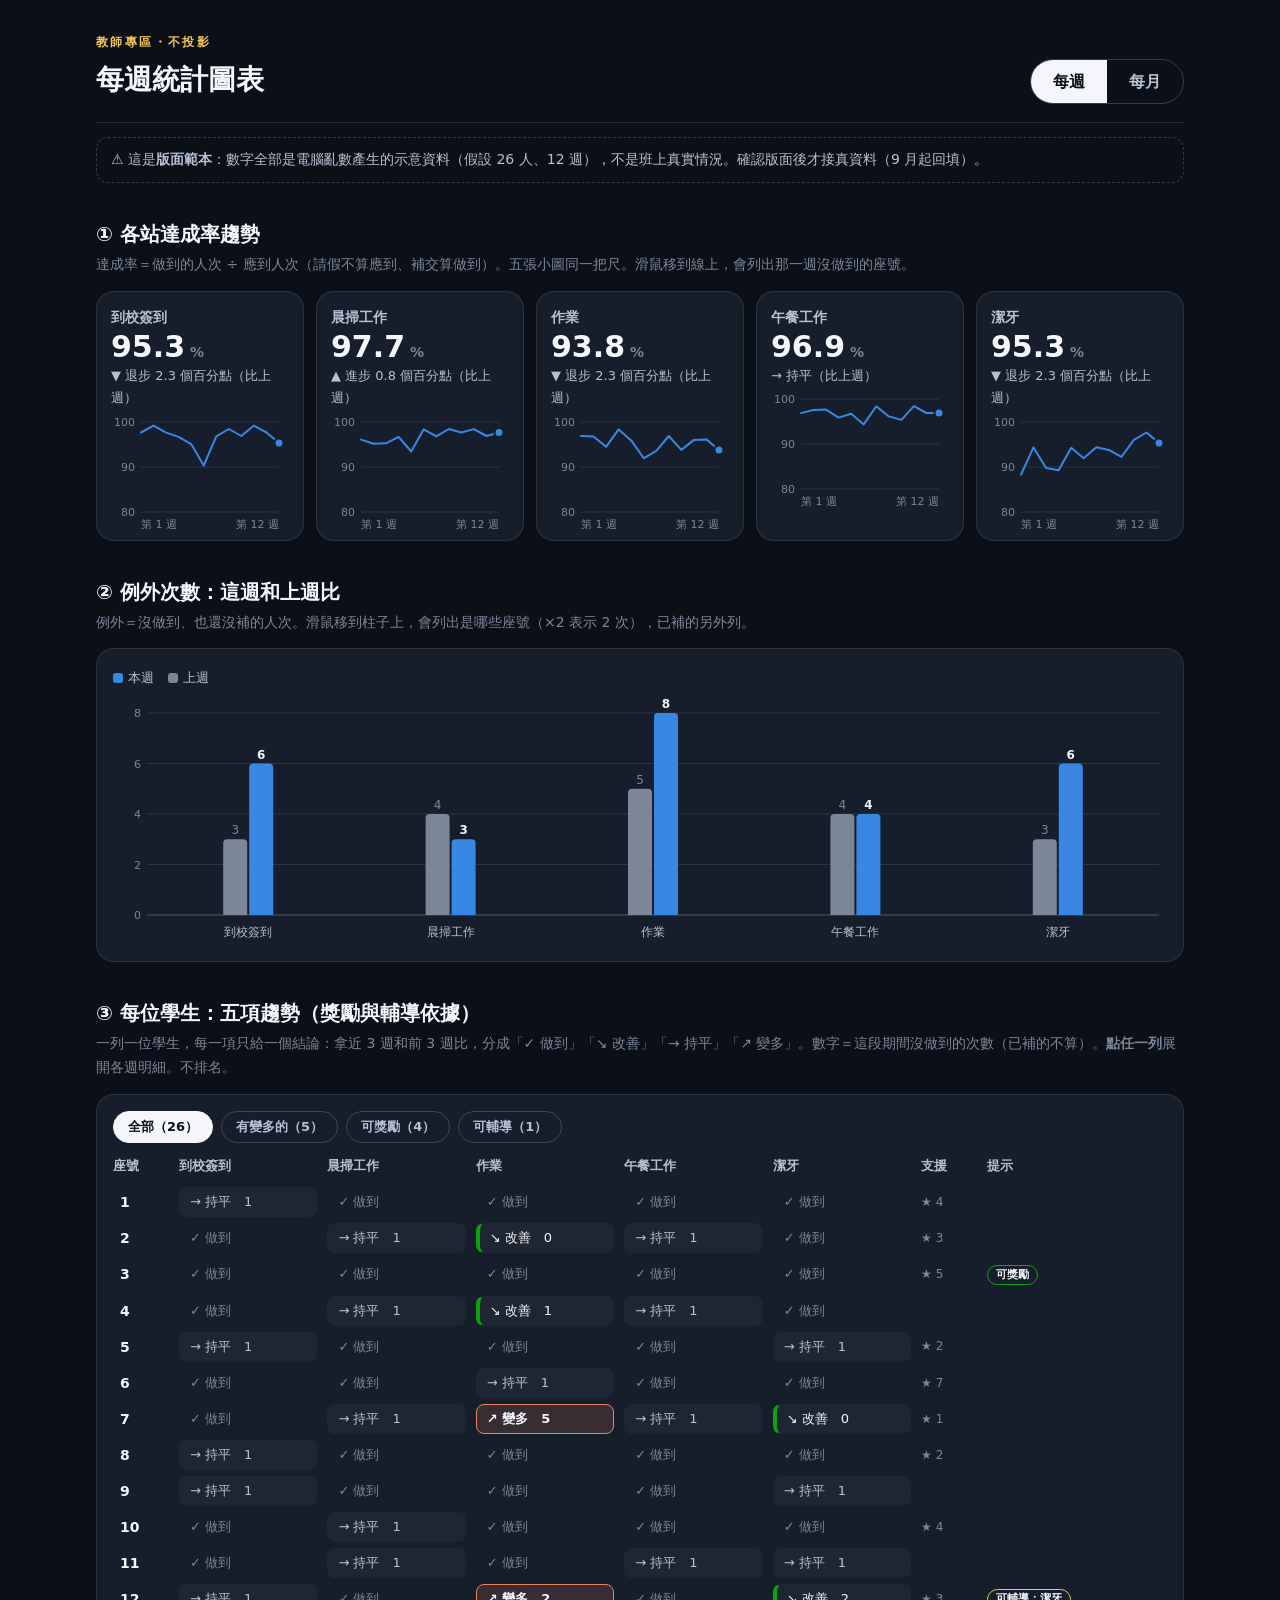
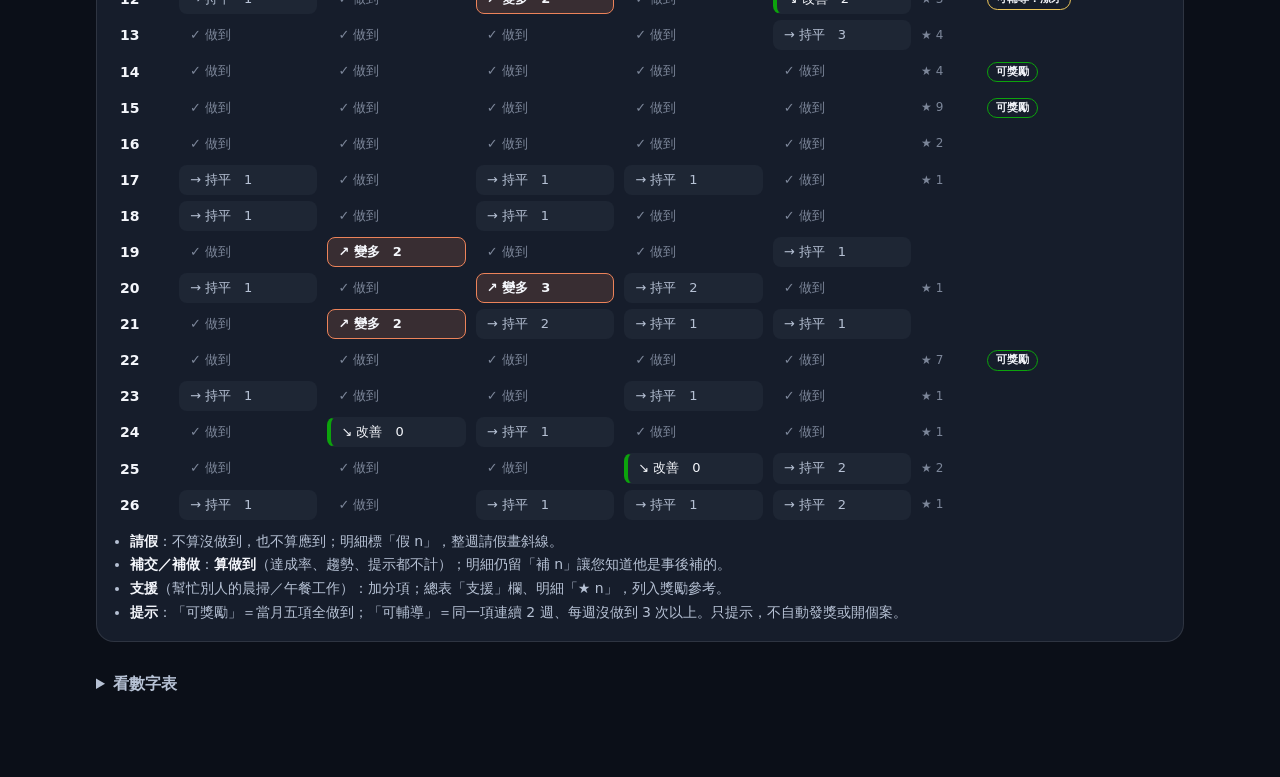
<file: docs/範本_每週統計圖表.html>
<!doctype html>
<html lang="zh-Hant">
<head>
<meta charset="utf-8">
<meta name="viewport" content="width=device-width,initial-scale=1">
<meta name="robots" content="noindex,nofollow">
<title>每週統計圖表｜範本（示意資料）</title>
<style>
:root{
  --bg:#0b0f18; --surface:#161d2b; --surface-2:#1e2634;
  --ink:#f4f6fb; --ink-2:#b6c1d4; --ink-3:#7c8699;
  --line:rgba(255,255,255,.10); --line-2:rgba(255,255,255,.18);
  --mark:#f0c85a; --radius:18px;
  /* 圖表色：已用色盲可辨性檢查（深色底 #161d2b） */
  --c1:#3987e5; --c2:#d95926; --c3:#199e70; --c4:#c98500; --prev:#7c8699;
}
*{box-sizing:border-box}
[hidden]{display:none!important}
html,body{margin:0;padding:0}
body{background:var(--bg);color:var(--ink);min-height:100vh;
  font-family:system-ui,-apple-system,"Noto Sans TC","PingFang TC","Microsoft JhengHei",sans-serif;
  font-size:16px;line-height:1.7;-webkit-font-smoothing:antialiased}
.wrap{max-width:1120px;margin:0 auto;padding:0 16px 80px}
.top{padding:32px 0 18px;margin-bottom:8px;border-bottom:1px solid var(--line);
  display:flex;flex-wrap:wrap;align-items:flex-end;gap:14px}
.top h1{margin:0;font-size:28px;font-weight:800}
.kicker{margin:0 0 4px;font-size:12px;letter-spacing:.2em;color:var(--mark);font-weight:700}
.seg{margin-left:auto;display:inline-flex;border:1px solid var(--line-2);border-radius:999px;overflow:hidden}
.seg button{appearance:none;border:0;background:transparent;color:var(--ink-2);font:inherit;font-weight:700;
  padding:8px 22px;cursor:pointer}
.seg button[aria-pressed="true"]{background:var(--ink);color:var(--bg)}
.notice{margin:14px 0 0;padding:10px 14px;border:1px dashed var(--line-2);border-radius:12px;
  font-size:14px;color:var(--ink-2)}
h2{font-size:20px;margin:34px 0 2px;font-weight:800}
.hint{margin:0 0 14px;font-size:14px;color:var(--ink-3)}
.card{background:var(--surface);border:1px solid var(--line);border-radius:var(--radius);padding:16px}
.multi{display:grid;grid-template-columns:repeat(auto-fit,minmax(190px,1fr));gap:12px}
.multi .card{padding:14px 14px 8px}
.st-name{font-size:14px;color:var(--ink-2);font-weight:700}
.st-val{font-size:30px;font-weight:800;line-height:1.2}
.st-val small{font-size:14px;font-weight:600;color:var(--ink-3)}
.st-delta{font-size:13px;color:var(--ink-2);margin-bottom:4px}
.two{display:grid;grid-template-columns:1fr 1fr;gap:12px}
@media (max-width:760px){.two{grid-template-columns:1fr}}
.card h3{margin:0 0 2px;font-size:15px;font-weight:700}
.legend{display:flex;flex-wrap:wrap;gap:4px 14px;font-size:13px;color:var(--ink-2);margin:2px 0 6px}
.legend i{display:inline-block;width:10px;height:10px;border-radius:3px;margin-right:5px;vertical-align:-1px}
svg{display:block;width:100%}
svg text{font-family:inherit}
.scroll{overflow-x:auto}
.heat{display:grid;gap:2px;min-width:760px;font-size:12px;color:var(--ink-3)}
.heat div{height:26px;border-radius:4px;display:flex;align-items:center;justify-content:center}
.heat .h{color:var(--ink-2);font-weight:700}
.heat .lab{justify-content:flex-start;color:var(--ink-2)}
.heat .cell{color:var(--ink);font-weight:700;cursor:default}
.heat .flag{outline:2px solid var(--mark);outline-offset:-1px}
.flags{margin:12px 0 0;padding:0;list-style:none;font-size:14px;color:var(--ink-2)}
.flags li{padding:6px 10px;border-left:3px solid var(--mark);background:var(--surface-2);border-radius:0 8px 8px 0;margin-top:6px}
details{margin-top:28px}
summary{cursor:pointer;color:var(--ink-2);font-weight:700}
table{border-collapse:collapse;width:100%;font-size:13px;margin-top:10px;font-variant-numeric:tabular-nums}
th,td{padding:5px 8px;border-bottom:1px solid var(--line);text-align:right;white-space:nowrap}
th:first-child,td:first-child{text-align:left}
th{color:var(--ink-3);font-weight:600}
#tip{position:absolute;z-index:9;pointer-events:none;background:#0f1521;border:1px solid var(--line-2);
  border-radius:10px;padding:8px 10px;font-size:13px;line-height:1.5;color:var(--ink);max-width:240px;
  box-shadow:0 6px 20px rgba(0,0,0,.45)}
#tip b{font-weight:700}
#tip i{display:inline-block;width:8px;height:8px;border-radius:2px;margin-right:5px}
.ov{display:grid;gap:3px 10px;min-width:900px;align-items:center;font-size:12px;color:var(--ink-3)}
.ov .h{color:var(--ink-2);font-weight:700;font-size:13px;padding-bottom:4px}
.ov .seat{color:var(--ink);font-weight:700;font-size:14px;cursor:pointer;border-radius:6px;padding:1px 6px;text-align:left;
  background:transparent;border:1px solid transparent;font-family:inherit}
.ov .seat:hover{border-color:var(--line-2)}
.ov .seat[aria-pressed="true"]{background:var(--ink);color:var(--bg)}
.strip{display:flex;gap:2px;align-items:center}
.strip span{flex:1;height:18px;border-radius:3px;min-width:4px}
.strip em{flex:none;width:50px;white-space:nowrap;font-style:normal;font-size:11px;color:var(--ink-2);text-align:right}
.lv{background:repeating-linear-gradient(135deg,#3a4354 0 3px,#1e2634 3px 6px)!important}
.mk{box-shadow:inset 0 0 0 1.5px #86b6ef}
.badge{display:inline-block;font-size:11px;font-weight:700;border-radius:999px;padding:0 8px;margin-right:4px;line-height:1.7;color:var(--ink);border:1.5px solid var(--line-2)}
.badge.r{border-color:#0ca30c}.badge.c{border-color:var(--mark)}
.dt{display:grid;gap:3px;min-width:720px;margin-top:6px;font-size:12px}
.dt .h{color:var(--ink-3);text-align:center}
.dt .lab{color:var(--ink-2);font-weight:700;display:flex;align-items:center}
.dt .c{height:46px;border-radius:6px;display:flex;flex-direction:column;align-items:center;justify-content:center;line-height:1.25;color:var(--ink)}
.dt .c b{font-size:15px}.dt .c small{font-size:10.5px;color:var(--ink-2)}
.dt .c.hi{color:#0b0f18}.dt .c.hi small{color:#0b0f18}
.sub{margin:18px 0 4px;font-size:15px;font-weight:700}
.rules{margin:10px 0 0;padding-left:1.2em;font-size:14px;color:var(--ink-2)}
.rules b{color:var(--ink)}
.ov .row{display:contents;cursor:pointer}
.chip{border-radius:8px;padding:3px 10px;font-size:13px;white-space:nowrap;cursor:pointer;border:1.5px solid transparent}
.chip.ok{color:var(--ink-3)}
.chip.flat{color:var(--ink-2);background:var(--surface-2)}
.chip.down{color:var(--ink);background:var(--surface-2);border-left:4px solid #0ca30c}
.chip.up{color:var(--ink);font-weight:700;background:rgba(236,131,90,.16);border-color:#ec835a}
.filt{display:flex;flex-wrap:wrap;gap:8px;margin:0 0 12px}
.filt button{appearance:none;font:inherit;font-size:13px;font-weight:700;color:var(--ink-2);background:transparent;
  border:1px solid var(--line-2);border-radius:999px;padding:4px 14px;cursor:pointer}
.filt button[aria-pressed="true"]{background:var(--ink);color:var(--bg);border-color:var(--ink)}
.inl{grid-column:1/-1;background:#0f1521;border:1px solid var(--line-2);border-radius:12px;padding:10px 12px 12px;margin:4px 0 10px}
.inl p{margin:0 0 4px;font-size:12px;color:var(--ink-3)}
</style>
</head>
<body>
<div class="wrap">
  <div class="top">
    <div>
      <p class="kicker">教師專區・不投影</p>
      <h1>每週統計圖表</h1>
    </div>
    <div class="seg" role="group" aria-label="統計單位">
      <button type="button" data-mode="week" aria-pressed="true">每週</button>
      <button type="button" data-mode="month" aria-pressed="false">每月</button>
    </div>
  </div>
  <p class="notice">⚠️ 這是<b>版面範本</b>：數字全部是電腦亂數產生的示意資料（假設 26 人、12 週），不是班上真實情況。確認版面後才接真資料（9 月起回填）。</p>

  <h2>① 各站達成率趨勢</h2>
  <p class="hint">達成率＝做到的人次 ÷ 應到人次（請假不算應到、補交算做到）。五張小圖同一把尺。滑鼠移到線上，會列出那一<span class="unit">週</span>沒做到的座號。</p>
  <div class="multi" id="c1"></div>

  <h2>② 例外次數：這<span class="unit">週</span>和上<span class="unit">週</span>比</h2>
  <p class="hint">例外＝沒做到、也還沒補的人次。滑鼠移到柱子上，會列出是哪些座號（×2 表示 2 次），已補的另外列。</p>
  <div class="card">
    <div class="legend"><span><i style="background:var(--c1)"></i>本<span class="unit">週</span></span><span><i style="background:var(--prev)"></i>上<span class="unit">週</span></span></div>
    <div id="c2a"></div>
  </div>

  <h2>③ 每位學生：五項趨勢（獎勵與輔導依據）</h2>
  <p class="hint">一列一位學生，每一項只給一個結論：<span id="cmp"></span>。數字＝這段期間沒做到的次數（已補的不算）。<b>點任一列</b>展開各<span class="unit">週</span>明細。不排名。</p>
  <div class="card">
    <div class="filt" id="c3filt"></div>
    <div class="scroll"><div class="ov" id="c3"></div></div>
    <ul class="rules">
      <li><b>請假</b>：不算沒做到，也不算應到；明細標「假 n」，整<span class="unit">週</span>請假畫斜線。</li>
      <li><b>補交／補做</b>：<b>算做到</b>（達成率、趨勢、提示都不計）；明細仍留「補 n」讓您知道他是事後補的。</li>
      <li><b>支援</b>（幫忙別人的晨掃／午餐工作）：加分項；總表「支援」欄、明細「★ n」，列入獎勵參考。</li>
      <li><b>提示</b>：「可獎勵」＝當月五項全做到；「可輔導」＝同一項連續 2 週、每週沒做到 3 次以上。只提示，不自動發獎或開個案。</li>
    </ul>
  </div>

  <details>
    <summary>看數字表</summary>
    <div class="scroll"><table id="tbl"></table></div>
  </details>
</div>
<div id="tip" hidden></div>

<script>
(function(){
'use strict';
var ST=['到校簽到','晨掃工作','作業','午餐工作','潔牙'];
var N=26,W=12,DAYS=5;

/* ── 示意資料（固定種子亂數，每次開都一樣） ── */
var seed=20261009;
function rnd(){seed=(seed*1664525+1013904223)>>>0;return seed/4294967296;}
var base=[
  function(w){return .035+.015*Math.sin(w/2);},
  function(w){return .09-.005*w;},
  function(w){return .09+.07*Math.exp(-Math.pow(w-6,2)/6);},
  function(w){return .05;},
  function(w){return .12-.006*w;}
];
var MADE=[0,.3,.45,.2,0];     // 各站事後補交／補做的機率
var mult=[];
for(var i=0;i<N;i++){mult.push(ST.map(function(){return .4+rnd();}));}
mult[6][2]=5.5; mult[18][1]=5; mult[11][4]=3.2;
[2,9,14,21].forEach(function(k){ST.forEach(function(_,s){mult[k][s]=.05;});});   // 幾位幾乎全做到
var exc=[],made=[],sup=[],lv=[];   // [週][站][座號]；lv[週][座號]＝請假天數
for(var w=0;w<W;w++){
  exc.push([]);made.push([]);sup.push([]);lv.push([]);
  for(var k=0;k<N;k++){var r=rnd();lv[w].push(r<.03?(rnd()<.3?5:2):r<.09?1:0);}
  for(var s=0;s<ST.length;s++){
    exc[w].push([]);made[w].push([]);sup[w].push([]);
    for(var k2=0;k2<N;k2++){
      var p=Math.min(.9,base[s](w)*mult[k2][s]),c=0,m=0;
      for(var d=0;d<DAYS-lv[w][k2];d++){if(rnd()<p){c++;if(rnd()<MADE[s]){m++;}}}
      exc[w][s].push(c);made[w][s].push(m);
      sup[w][s].push((s===1||s===3)&&rnd()<(mult[k2][s]<.5?.25:.05)?1:0);
    }
  }
}
function sum(a){return a.reduce(function(x,y){return x+y;},0);}

/* ── 依「每週／每月」彙整 ── */
var MONTHS=['9月','10月','11月'];
function agg(arr,g,s,k){return sum(g.map(function(w){return arr[w][s][k];}));}
function build(mode){
  var groups=[],labels=[],shorts=[];
  if(mode==='week'){for(var w=0;w<W;w++){groups.push([w]);labels.push('第 '+(w+1)+' 週');shorts.push(String(w+1));}}
  else{for(var m=0;m<3;m++){groups.push([m*4,m*4+1,m*4+2,m*4+3]);labels.push(MONTHS[m]);shorts.push(MONTHS[m]);}}
  var P=groups.map(function(g){
    var st=ST.map(function(_,s){return sum(g.map(function(w){return sum(exc[w][s])-sum(made[w][s]);}));});
    var denom=sum(g.map(function(w){return N*DAYS-sum(lv[w]);}));
    return {st:st,rate:st.map(function(e){return 100*(1-e/denom);})};
  });
  return {mode:mode,unit:mode==='week'?'週':'月',labels:labels,shorts:shorts,P:P,groups:groups};
}
/* 例外座號清單：「座號 3、7×2」；已補的另列 */
function seats(g,s){
  var out=[],mk=[];
  for(var k=0;k<N;k++){
    var m=agg(made,g,s,k),u=agg(exc,g,s,k)-m;
    if(u>0){out.push((k+1)+(u>1?'×'+u:''));}
    if(m>0){mk.push((k+1)+(m>1?'×'+m:''));}
  }
  return (out.length?'座號 '+out.join('、'):'沒有例外')+(mk.length?'<br>　已補：'+mk.join('、'):'');
}

/* ── 小工具 ── */
var NS='http://www.w3.org/2000/svg';
function E(tag,attrs,parent,text){
  var el=document.createElementNS(NS,tag);
  for(var a in attrs){el.setAttribute(a,attrs[a]);}
  if(text!=null){el.textContent=text;}
  if(parent){parent.appendChild(el);}
  return el;
}
function H(tag,cls,parent,text){
  var el=document.createElement(tag);
  if(cls){el.className=cls;}
  if(text!=null){el.textContent=text;}
  if(parent){parent.appendChild(el);}
  return el;
}
var tipEl=document.getElementById('tip');
function tip(ev,html){
  tipEl.innerHTML=html;tipEl.hidden=false;
  var x=ev.pageX+14,y=ev.pageY+14,w=tipEl.offsetWidth;
  if(x+w>window.scrollX+document.documentElement.clientWidth-8){x=ev.pageX-w-14;}
  tipEl.style.left=Math.max(8,x)+'px';tipEl.style.top=y+'px';
}
function untip(){tipEl.hidden=true;}
function f1(v){return (Math.floor(v*10+.5)/10).toFixed(1);}
var INK2='#b6c1d4',INK3='#7c8699',GRID='rgba(255,255,255,.10)',SURF='#161d2b';

/* ① 小圖折線 */
function chart1(D){
  var box=document.getElementById('c1');box.innerHTML='';
  var all=[];D.P.forEach(function(p){all=all.concat(p.rate);});
  var lo=Math.floor(Math.min.apply(null,all)/10)*10,hi=100,n=D.P.length;
  var jobs=[];
  ST.forEach(function(name,s){
    var card=H('div','card',box);
    H('div','st-name',card,name);
    var cur=D.P[n-1].rate[s],prev=D.P[n-2].rate[s],dl=cur-prev;
    var v=H('div','st-val',card,f1(cur));H('small','',v,' %');
    H('div','st-delta',card,(Math.abs(dl)<.05?'→ 持平':(dl>0?'▲ 進步 ':'▼ 退步 ')+f1(Math.abs(dl))+' 個百分點')+'（比上'+D.unit+'）');
    var holder=H('div','',card);
    jobs.push(function(){draw(holder,name,s,cur);});
  });
  jobs.forEach(function(j){j();});   // 五張卡都排好才量寬度
  function draw(holder,name,s,cur){
    var Wd=holder.clientWidth||200,Ht=118,L=30,R=10,T=8,B=20;
    var svg=E('svg',{viewBox:'0 0 '+Wd+' '+Ht,height:Ht,role:'img','aria-label':name+'達成率趨勢'},holder);
    function X(i){return L+(Wd-L-R)*(n===1?.5:i/(n-1));}
    function Y(val){return T+(Ht-T-B)*(1-(val-lo)/(hi-lo));}
    [lo,(lo+hi)/2,hi].forEach(function(g){
      E('line',{x1:L,x2:Wd-R,y1:Y(g),y2:Y(g),stroke:GRID,'stroke-width':1},svg);
      E('text',{x:L-6,y:Y(g)+4,'text-anchor':'end','font-size':11,fill:INK3},svg,g);
    });
    E('text',{x:X(0),y:Ht-4,'text-anchor':'start','font-size':11,fill:INK3},svg,D.labels[0]);
    E('text',{x:X(n-1),y:Ht-4,'text-anchor':'end','font-size':11,fill:INK3},svg,D.labels[n-1]);
    var d=D.P.map(function(p,i){return (i?'L':'M')+X(i).toFixed(1)+' '+Y(p.rate[s]).toFixed(1);}).join(' ');
    E('path',{d:d,fill:'none',stroke:'#3987e5','stroke-width':2,'stroke-linejoin':'round','stroke-linecap':'round'},svg);
    E('circle',{cx:X(n-1),cy:Y(cur),r:4.5,fill:'#3987e5',stroke:SURF,'stroke-width':2},svg);
    var cross=E('line',{y1:T,y2:Ht-B,stroke:'rgba(255,255,255,.35)','stroke-width':1,visibility:'hidden'},svg);
    var dot=E('circle',{r:4.5,fill:'#3987e5',stroke:SURF,'stroke-width':2,visibility:'hidden'},svg);
    var hit=E('rect',{x:0,y:0,width:Wd,height:Ht,fill:'transparent'},svg);
    hit.addEventListener('mousemove',function(ev){
      var r=svg.getBoundingClientRect(),px=(ev.clientX-r.left)*Wd/r.width;
      var i=Math.max(0,Math.min(n-1,Math.round((px-L)/(Wd-L-R)*(n-1))));
      cross.setAttribute('x1',X(i));cross.setAttribute('x2',X(i));cross.setAttribute('visibility','visible');
      dot.setAttribute('cx',X(i));dot.setAttribute('cy',Y(D.P[i].rate[s]));dot.setAttribute('visibility','visible');
      tip(ev,'<b>'+name+'</b>・'+D.labels[i]+'<br>達成率 <b>'+f1(D.P[i].rate[s])+'%</b><br>例外 '+D.P[i].st[s]+' 人次<br>'+seats(D.groups[i],s));
    });
    hit.addEventListener('mouseleave',function(){cross.setAttribute('visibility','hidden');dot.setAttribute('visibility','hidden');untip();});
  }
}

/* 圓頭長條（只圓上緣） */
function bar(svg,x,y,w,h,fill){
  var r=Math.min(4,w/2,h);
  if(h<=0){return null;}
  return E('path',{d:'M'+x+' '+(y+h)+'V'+(y+r)+'Q'+x+' '+y+' '+(x+r)+' '+y+'H'+(x+w-r)+'Q'+(x+w)+' '+y+' '+(x+w)+' '+(y+r)+'V'+(y+h)+'Z',fill:fill},svg);
}
function axisY(svg,max,L,R,T,B,Wd,Ht){
  var step=max<=10?2:max<=30?5:max<=60?10:max<=150?25:50,top=Math.ceil(max/step)*step;
  function Y(v){return T+(Ht-T-B)*(1-v/top);}
  for(var g=0;g<=top;g+=step){
    E('line',{x1:L,x2:Wd-R,y1:Y(g),y2:Y(g),stroke:g?GRID:'rgba(255,255,255,.25)','stroke-width':1},svg);
    E('text',{x:L-6,y:Y(g)+4,'text-anchor':'end','font-size':11,fill:INK3},svg,g);
  }
  return Y;
}

/* ②a 成對長條 */
function chart2a(D){
  var holder=document.getElementById('c2a');holder.innerHTML='';
  var n=D.P.length,cur=D.P[n-1],prev=D.P[n-2];
  var Wd=holder.clientWidth||480,Ht=250,L=34,R=8,T=18,B=30;
  var svg=E('svg',{viewBox:'0 0 '+Wd+' '+Ht,height:Ht,role:'img','aria-label':'各站例外次數，本期與上期'},holder);
  var Y=axisY(svg,Math.max.apply(null,cur.st.concat(prev.st)),L,R,T,B,Wd,Ht);
  var gw=(Wd-L-R)/ST.length,bw=Math.min(24,gw*.3);
  ST.forEach(function(name,s){
    var cx=L+gw*(s+.5);
    bar(svg,cx-bw-1,Y(prev.st[s]),bw,Y(0)-Y(prev.st[s]),'#7c8699');
    bar(svg,cx+1,Y(cur.st[s]),bw,Y(0)-Y(cur.st[s]),'#3987e5');
    E('text',{x:cx-bw/2-1,y:Y(prev.st[s])-5,'text-anchor':'middle','font-size':12,fill:INK3},svg,prev.st[s]);
    E('text',{x:cx+bw/2+1,y:Y(cur.st[s])-5,'text-anchor':'middle','font-size':12,'font-weight':700,fill:'#f4f6fb'},svg,cur.st[s]);
    E('text',{x:cx,y:Ht-9,'text-anchor':'middle','font-size':12,fill:INK2},svg,name);
    var hit=E('rect',{x:L+gw*s,y:T,width:gw,height:Ht-T,fill:'transparent'},svg);
    hit.addEventListener('mousemove',function(ev){
      var dl=cur.st[s]-prev.st[s];
      tip(ev,'<b>'+name+'</b><br><i style="background:#3987e5"></i>'+D.labels[n-1]+'：'+cur.st[s]+' 人次<br>　'+seats(D.groups[n-1],s)+'<br><i style="background:#7c8699"></i>'+D.labels[n-2]+'：'+prev.st[s]+' 人次<br>　'+seats(D.groups[n-2],s)+'<br>'+(dl===0?'持平':(dl>0?'增加 ':'減少 ')+Math.abs(dl)+' 人次'));
    });
    hit.addEventListener('mouseleave',untip);
  });
}

/* ③ 每位學生 × 五項：只給趨勢結論，點列才展開明細 */
var RAMP=['#1e2634','#104281','#1c5cab','#3987e5','#86b6ef'];
var sel=null,filt='all';
function chart3(D){
  var wk=D.mode==='week';
  var rec=wk?[W-3,W-2,W-1]:[8,9,10,11],pri=wk?[W-6,W-5,W-4]:[4,5,6,7],th=wk?2:3;
  var recN=wk?'近 3 週':'本月',priN=wk?'前 3 週':'上月';
  document.getElementById('cmp').textContent='拿'+recN+'和'+priN+'比，分成「✓ 做到」「↘ 改善」「→ 持平」「↗ 變多」';
  function un(g,s,q){return agg(exc,g,s,q)-agg(made,g,s,q);}
  var ALLW=Array.apply(null,Array(W)).map(function(_,w){return w;}),LASTM=[8,9,10,11];
  var rows=[];
  for(var q=0;q<N;q++){
    var cells=ST.map(function(_,s){
      var r=un(rec,s,q),p=un(pri,s,q),d=r-p;
      return {r:r,p:p,kind:d<=-th?'down':d>=th?'up':r===0?'ok':'flat'};
    });
    var coun=[];
    ST.forEach(function(nm,s){
      for(var w=1;w<W;w++){if(un([w],s,q)>=3&&un([w-1],s,q)>=3){coun.push(nm);break;}}
    });
    rows.push({q:q,cells:cells,coun:coun,
      rew:ST.every(function(_,s){return un(LASTM,s,q)===0;}),
      up:cells.some(function(c){return c.kind==='up';}),
      sup:sum(ST.map(function(_,s){return agg(sup,ALLW,s,q);}))});
  }
  var F=[['all','全部',function(){return true;}],['up','有變多的',function(r){return r.up;}],
         ['rew','可獎勵',function(r){return r.rew;}],['coun','可輔導',function(r){return r.coun.length;}]];
  var fb=document.getElementById('c3filt');fb.innerHTML='';
  var test=F[0][2];
  F.forEach(function(f){
    var b=H('button','',fb,f[1]+'（'+rows.filter(f[2]).length+'）');b.type='button';
    b.setAttribute('aria-pressed',f[0]===filt?'true':'false');
    if(f[0]===filt){test=f[2];}
    b.addEventListener('click',function(){filt=f[0];chart3(D);});
  });
  var LAB={ok:'✓ 做到',down:'↘ 改善',flat:'→ 持平',up:'↗ 變多'};
  var grid=document.getElementById('c3');grid.innerHTML='';
  grid.style.gridTemplateColumns='56px repeat(5,minmax(104px,1fr)) 56px minmax(150px,1.3fr)';
  grid.style.gap='6px 10px';
  ['座號'].concat(ST,['支援','提示']).forEach(function(x){H('div','h',grid,x);});
  rows.filter(test).forEach(function(R){
    var row=H('div','row',grid);
    row.addEventListener('click',function(){sel=(sel===R.q?null:R.q);chart3(D);});
    var btn=H('button','seat',row,String(R.q+1));btn.type='button';btn.setAttribute('aria-pressed',R.q===sel?'true':'false');
    btn.setAttribute('aria-label','座號 '+(R.q+1)+' 明細');
    R.cells.forEach(function(c,s){
      var chip=H('div','chip '+c.kind,row,LAB[c.kind]+(c.kind==='ok'?'':'　'+c.r));
      chip.addEventListener('mousemove',function(ev){tip(ev,'<b>座號 '+(R.q+1)+'</b>・'+ST[s]+'<br>'+recN+'沒做到 '+c.r+' 次<br>'+priN+'沒做到 '+c.p+' 次');});
      chip.addEventListener('mouseleave',untip);
    });
    H('div','',row,R.sup?'★ '+R.sup:'');
    var tc=H('div','',row);
    if(R.rew){H('span','badge r',tc,'可獎勵');}
    if(R.coun.length){H('span','badge c',tc,'可輔導：'+R.coun.join('、'));}
    if(R.q===sel){detail(D,R.q,H('div','inl',grid));}
  });
  if(!rows.filter(test).length){var e=H('div','',grid,'這個條件目前沒有學生。');e.style.gridColumn='1/-1';}
}
function detail(D,q,box){
  H('p','',box,'座號 '+(q+1)+' 各'+D.unit+'明細｜數字＝沒做到次數（顏色越亮越多）　補 n＝事後已補、算做到　假 n＝請假天數　★ n＝支援次數');
  var sc=H('div','scroll',box),dt=H('div','dt',sc),k=D.mode==='week'?1:3,edges=[1,2*k,3*k,4*k];
  function bin(v){if(v<=0){return 0;}for(var i=edges.length-1;i>=0;i--){if(v>=edges[i]){return i+1;}}return 1;}
  dt.style.gridTemplateColumns='84px repeat('+D.groups.length+',minmax(46px,1fr))';
  H('div','h',dt,'');D.labels.forEach(function(l,i){H('div','h',dt,D.mode==='week'?D.shorts[i]:l);});
  ST.forEach(function(nm,s){
    H('div','lab',dt,nm);
    D.groups.forEach(function(g){
      var m=agg(made,g,s,q),u=agg(exc,g,s,q)-m,lvd=sum(g.map(function(w){return lv[w][q];})),su=agg(sup,g,s,q),b=bin(u);
      var c=H('div','c'+(b===4?' hi':''),dt);c.style.background=RAMP[b];
      if(lvd>=DAYS*g.length){c.className='c lv';}
      H('b','',c,u?String(u):'✓');
      var ex=[];if(m){ex.push('補'+m);}if(lvd){ex.push('假'+lvd);}if(su){ex.push('★'+su);}
      if(ex.length){H('small','',c,ex.join(' '));}
    });
  });
}

/* 數字表 */
function table(D){
  var t=document.getElementById('tbl');t.innerHTML='';
  var tr=H('tr','',t);H('th','',tr,D.unit==='週'?'週次':'月份');
  ST.forEach(function(nm){H('th','',tr,nm+' 達成率');});
  ST.forEach(function(nm){H('th','',tr,nm+' 例外');});
  D.P.forEach(function(p,i){
    var r=H('tr','',t);H('td','',r,D.labels[i]);
    p.rate.forEach(function(v){H('td','',r,f1(v)+'%');});
    p.st.forEach(function(v){H('td','',r,String(v));});
  });
}

var mode='week';
function render(){
  var D=build(mode);
  Array.prototype.forEach.call(document.querySelectorAll('.unit'),function(el){el.textContent=D.unit;});
  chart1(D);chart2a(D);chart3(D);table(D);
}
Array.prototype.forEach.call(document.querySelectorAll('.seg button'),function(b){
  b.addEventListener('click',function(){
    mode=b.getAttribute('data-mode');
    Array.prototype.forEach.call(document.querySelectorAll('.seg button'),function(x){x.setAttribute('aria-pressed',x===b?'true':'false');});
    render();
  });
});
var rt;window.addEventListener('resize',function(){clearTimeout(rt);rt=setTimeout(render,150);});
render();
})();
</script>
</body>
</html>
</file>
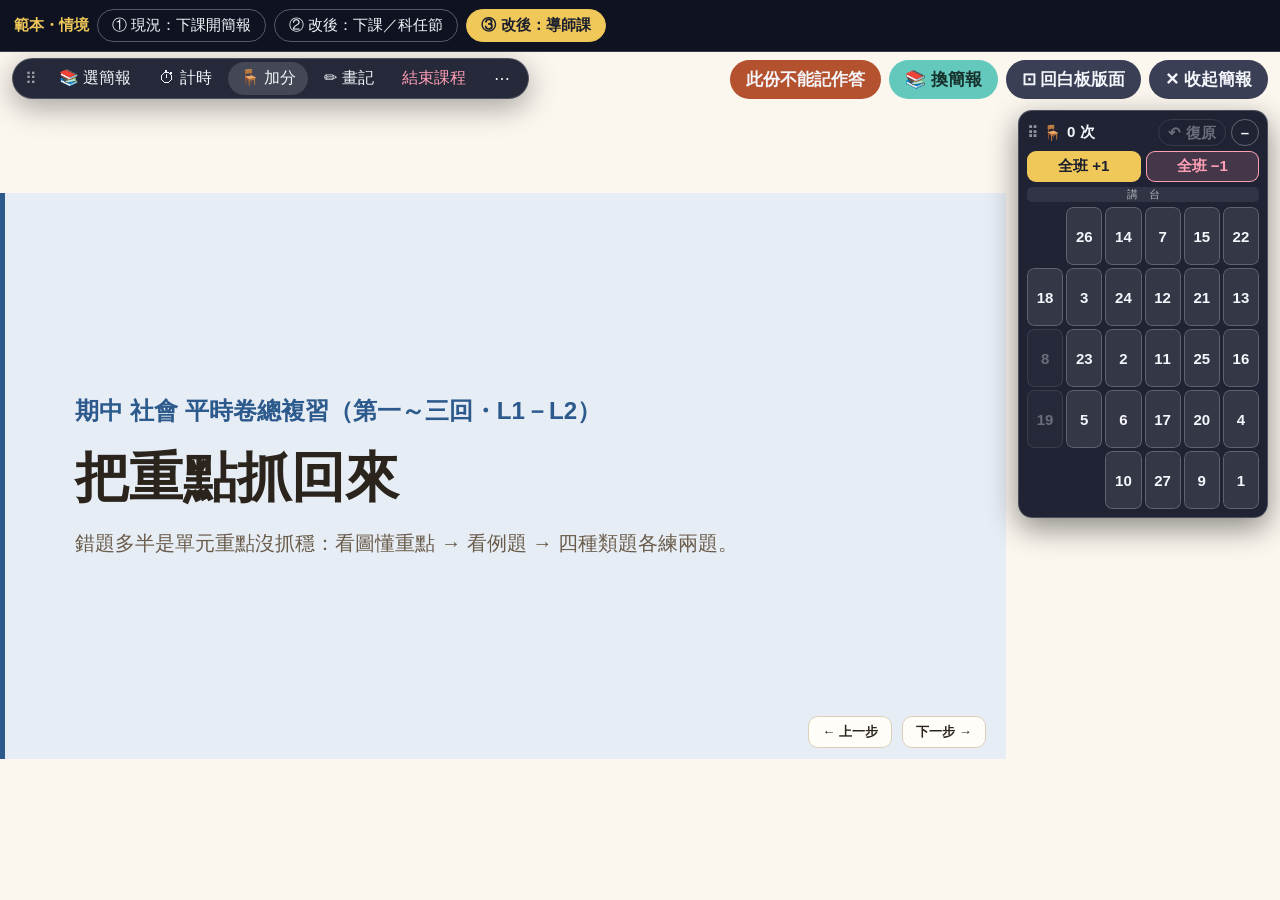
<file: docs/範本_電子白板工具與全班加分.html>
<!doctype html>
<html lang="zh-Hant">
<head>
<meta charset="utf-8" />
<meta name="viewport" content="width=device-width, initial-scale=1" />
<meta name="robots" content="noindex" />
<title>白板工具範本</title>
<style>
  * { box-sizing: border-box; }
  [hidden] { display: none !important; }
  html, body { margin: 0; height: 100%; background: #171b2b; color: #f4f6fb;
    font-family: "PingFang TC", "Microsoft JhengHei", "Noto Sans TC", sans-serif; }
  button { font: inherit; cursor: pointer; }

  /* 範本專用：情境切換（正式版沒有這一條） */
  #sample { height: 52px; display: flex; align-items: center; gap: 8px; padding: 0 14px; background: #0f1220; border-bottom: 1px solid rgba(255,255,255,.18); overflow-x: auto; }
  #sample b { white-space: nowrap; color: #f0c85a; font-size: 15px; }
  #sample button { white-space: nowrap; font-size: 15px; padding: 6px 14px; border-radius: 999px; border: 1px solid rgba(255,255,255,.3); background: transparent; color: #f4f6fb; }
  #sample button.on { background: #f0c85a; border-color: #f0c85a; color: #1b1f2e; font-weight: 800; }

  /* 舞台＝簡報滿版；簡報框可讓位，內容依 16:9 等比縮放（與真實簡報相同） */
  #stage { position: relative; height: calc(100% - 52px); min-height: 520px; overflow: hidden; background: #fbf6ee; }
  #frame { position: absolute; left: 0; right: 0; top: 0; bottom: 0; display: flex; align-items: center; justify-content: center; container-type: size; }
  #deck { position: relative; width: min(100cqw, 177.78cqh); aspect-ratio: 16 / 9; background: #e7edf5; color: #2a241c; border-left: 5px solid #2c5a8c; padding: 0 7%; display: flex; flex-direction: column; justify-content: center; }
  #deck .k { font-size: 2.4cqw; font-weight: 800; color: #2c5a8c; }
  #deck h1 { font-size: 5.4cqw; margin: 1.5cqw 0; }
  #deck p { font-size: 2cqw; color: #6a5c4a; margin: 0; }
  #nav { position: absolute; right: 2%; bottom: 2%; display: flex; gap: 1cqw; }
  #nav span { padding: .6cqw 1.3cqw; border-radius: 10px; border: 1px solid #dccfb9; background: #fffdf8; color: #2a241c; font-size: 1.3cqw; font-weight: 700; }

  #caps { position: absolute; right: 12px; top: 8px; z-index: 4; display: flex; gap: 8px; flex-wrap: wrap; justify-content: flex-end; }
  #caps span { padding: 8px 16px; border-radius: 999px; font-size: 17px; font-weight: 700; background: #3a3f55; color: #f4f6fb; white-space: nowrap; }
  #caps .warn { background: #b4522f; }
  #caps .pick { background: #62c9bc; color: #17302c; }

  /* 工具列：下課、科任節開簡報也要出現 */
  #dock { position: absolute; left: 12px; top: 6px; z-index: 5; display: flex; gap: 4px; align-items: center; padding: 3px 6px; border-radius: 999px; background: rgba(24,28,46,.94); border: 1px solid rgba(255,255,255,.18); box-shadow: 0 8px 30px rgba(0,0,0,.35); }
  #dock button { font-size: 16px; padding: 6px 12px; border: 0; border-radius: 999px; background: transparent; color: #f4f6fb; white-space: nowrap; }
  #dock button.on, #dock button:hover { background: rgba(255,255,255,.14); }
  #dock .end { color: #ff9fb5; }
  #dock .grip { color: rgba(255,255,255,.55); padding: 0 6px; }

  /* 加分板 */
  /* 精簡版：統計與復原併進標題列，「−」只在有分數的格子出現、不預留空列 */
  #seat { position: absolute; right: 12px; top: 58px; z-index: 6; width: 250px; max-height: calc(100% - 70px); overflow: auto; display: flex; flex-direction: column; gap: 5px; padding: 8px; border-radius: 14px; background: rgba(24,28,46,.97); border: 1px solid rgba(255,255,255,.2); box-shadow: 0 10px 30px rgba(0,0,0,.45); }
  #grip { margin: 0; font-size: 15px; display: flex; align-items: center; gap: 5px; cursor: grab; touch-action: none; user-select: none; white-space: nowrap; }
  #grip::before { content: '⠿'; color: rgba(255,255,255,.5); }
  #grip button { font-size: 15px; line-height: 1; padding: 5px 9px; border-radius: 999px; border: 1px solid rgba(255,255,255,.3); background: transparent; color: #f4f6fb; }
  #undo { margin-left: auto; }
  #undo:disabled { opacity: .35; }
  #bub { position: absolute; right: 12px; top: 58px; z-index: 6; width: 52px; height: 52px; border-radius: 50%; border: 1px solid rgba(255,255,255,.3); background: rgba(24,28,46,.96); font-size: 22px; }
  #notice { font-size: 12px; line-height: 1.35; padding: 4px 7px; border-radius: 8px; background: rgba(240,200,90,.14); color: #f0c85a; }
  .whole { display: grid; grid-template-columns: 1fr 1fr; gap: 5px; }
  .whole button { padding: 6px 4px; border-radius: 9px; font-size: 15px; font-weight: 800; border: 0; }
  #all-plus { background: #f0c85a; color: #1b1f2e; }
  #all-minus { background: rgba(255,159,181,.16); color: #ff9fb5; box-shadow: inset 0 0 0 1px #ff9fb5; }
  .whole button:disabled { opacity: .35; cursor: not-allowed; }
  .podium { text-align: center; font-size: 11px; line-height: 15px; border-radius: 5px; background: rgba(255,255,255,.08); color: rgba(244,246,251,.65); }
  #grid { display: grid; grid-template-columns: repeat(6, 1fr); gap: 3px; }
  .sc { position: relative; height: 58px; min-width: 0; border-radius: 7px; overflow: hidden; }
  .sc button { position: absolute; left: 0; right: 0; width: 100%; padding: 0; border: 0; color: #f4f6fb; touch-action: manipulation; }
  .sc .add { top: 0; bottom: 0; display: flex; flex-direction: column; align-items: center; justify-content: center; gap: 2px; line-height: 1; border-radius: 7px; background: rgba(255,255,255,.09); box-shadow: inset 0 0 0 1px rgba(255,255,255,.22); }
  .sc .num { font-size: 15px; font-weight: 700; }
  .sc .n { font-size: 11px; font-weight: 800; color: #1b1f2e; background: #f0c85a; border-radius: 999px; padding: 1px 6px; }
  .sc .n:empty { display: none; }
  .sc.absent .add { opacity: .35; box-shadow: inset 0 0 0 1px rgba(255,255,255,.3); }
  .sc .sub { bottom: 0; height: 22px; background: #ff9fb5; color: #1b1f2e; font-size: 15px; font-weight: 900; line-height: 1; display: none; }
  .sc.hit .add { bottom: 23px; background: rgba(240,200,90,.18); box-shadow: inset 0 0 0 1px #f0c85a; }
  .sc.hit .num { color: #f0c85a; }
  .sc.hit .sub { display: block; }

  #toast { position: absolute; left: 50%; bottom: 80px; transform: translateX(-50%); z-index: 9; max-width: 90%; padding: 10px 20px; border-radius: 12px; background: #0f1220; color: #fff; font-size: 18px; }

  @media (max-width: 900px) {
    #caps { top: 56px; left: 12px; right: 12px; justify-content: flex-start; }
    #caps span { font-size: 13px; padding: 6px 10px; }
    #dock { right: 12px; overflow-x: auto; }
    #seat { left: 12px !important; right: 12px !important; width: auto; top: 110px !important; }
  }
</style>
</head>
<body>
<div id="sample">
  <b>範本・情境</b>
  <button type="button" data-s="now">① 現況：下課開簡報</button>
  <button type="button" data-s="break">② 改後：下課／科任節</button>
  <button type="button" data-s="class">③ 改後：導師課</button>
</div>

<div id="stage">
  <div id="frame">
    <div id="deck">
      <div class="k">期中 社會 平時卷總複習（第一～三回・L1－L2）</div>
      <h1>把重點抓回來</h1>
      <p>錯題多半是單元重點沒抓穩：看圖懂重點 → 看例題 → 四種類題各練兩題。</p>
      <div id="nav"><span>← 上一步</span><span>下一步 →</span></div>
    </div>
  </div>
  <div id="caps"><span class="warn">此份不能記作答</span><span class="pick">📚 換簡報</span><span>⊡ 回白板版面</span><span>✕ 收起簡報</span></div>

  <div id="dock">
    <span class="grip">⠿</span>
    <button type="button" data-todo="選簡報">📚 選簡報</button>
    <button type="button" data-todo="計時">⏱ 計時</button>
    <button type="button" id="b-seat">🪑 加分</button>
    <button type="button" data-todo="畫記">✏ 畫記</button>
    <button type="button" id="b-end" class="end" data-todo="結束課程">結束課程</button>
    <button type="button" data-todo="更多">⋯</button>
  </div>

  <aside id="seat">
    <h3 id="grip">🪑 <span id="tot"></span><button type="button" id="undo" title="復原上一步">↶ 復原</button><button type="button" id="seat-min" title="收成小圓鈕">–</button></h3>
    <div id="notice" hidden>非導師課不計次；長按仍可記班規</div>
    <div class="whole">
      <button type="button" id="all-plus">全班 +1</button>
      <button type="button" id="all-minus">全班 −1</button>
    </div>
    <div class="podium">講　台</div>
    <div id="grid"></div>
  </aside>
  <button type="button" id="bub" title="展開加分板" hidden>🪑</button>
  <div id="toast" hidden></div>
</div>

<script>
  /* 範本：座位排列取自班網 seating-seats.json（正式版用 Board.seatGrid() 讀現行座位表）；缺席為示意，資料不儲存。 */
  var $ = function (id) { return document.getElementById(id); };
  var GRID = [[null,26,14,7,15,22],[18,3,24,12,21,13],[8,23,2,11,25,16],[19,5,6,17,20,4],[null,null,10,27,9,1]];
  var ORDER = [].concat.apply([], GRID), SEATS = ORDER.filter(function (s) { return s != null; });
  var ABSENT = { 8: 1, 19: 1 };
  var cnt = {}, hist = [], scene = 'class', side = 'R', tt;

  function toast(t) {
    var el = $('toast'); el.textContent = t; el.hidden = false;
    clearTimeout(tt); tt = setTimeout(function () { el.hidden = true; }, 2200);
  }
  function paint() {
    var tot = 0;
    [].forEach.call(document.querySelectorAll('.sc'), function (b) {
      var s = b.dataset.s, n = cnt[s] || 0; tot += n;
      b.classList.toggle('hit', n > 0);
      b.querySelector('.n').textContent = n || '';
    });
    $('tot').textContent = tot + ' 次';
    $('undo').disabled = !hist.length;
  }
  function scoring() { return scene === 'class'; }
  function apply(step, sign) { step.forEach(function (s) { cnt[s] = (cnt[s] || 0) + sign; if (!cnt[s]) delete cnt[s]; }); }

  ORDER.forEach(function (s) {
    var b = document.createElement('div');
    if (s == null) { $('grid').appendChild(b); return; }   // 座位表的空位
    b.className = 'sc' + (ABSENT[s] ? ' absent' : ''); b.dataset.s = s;
    b.innerHTML = '<button type="button" class="add"><span class="num">' + s + '</span><span class="n"></span></button>' +
      '<button type="button" class="sub" aria-label="座號 ' + s + ' 扣回 1">−</button>';
    b.querySelector('.add').onclick = function () {
      if (!scoring()) { toast('這一節不計次'); return; }
      apply([s], 1); hist.push({ sign: 1, list: [s] }); toast('座號 ' + s + ' +1'); paint();
    };
    b.querySelector('.sub').onclick = function () {
      if (!cnt[s]) return;
      apply([s], -1); hist.push({ sign: -1, list: [s] }); toast('座號 ' + s + ' −1'); paint();
    };
    $('grid').appendChild(b);
  });

  $('all-plus').onclick = function () {
    var list = SEATS.filter(function (s) { return !ABSENT[s]; });
    apply(list, 1); hist.push({ sign: 1, list: list });
    toast('全班 +1：' + list.length + ' 人（缺席 ' + (SEATS.length - list.length) + ' 人不加）');
    paint();
  };
  $('all-minus').onclick = function () {
    var list = SEATS.filter(function (s) { return cnt[s] > 0; });
    if (!list.length) { toast('目前全班都是 0 次，不用扣'); return; }
    apply(list, -1); hist.push({ sign: -1, list: list });
    toast('全班 −1：' + list.length + ' 人（0 次的不會變負數）');
    paint();
  };
  $('undo').onclick = function () {
    var h = hist.pop(); if (!h) return;
    apply(h.list, -h.sign); toast('已復原上一步（' + h.list.length + ' 人）'); paint();
  };

  /* 貼左右邊＝簡報讓位不被蓋；拖到中間＝浮動（會蓋到簡報，適合臨時移開）；收成圓鈕＝簡報回滿版 */
  var PANEL_GAP = 274;
  function layout() {
    var open = !$('seat').hidden, wide = innerWidth > 900;
    $('frame').style.left = open && wide && side === 'L' ? PANEL_GAP + 'px' : '0';
    $('frame').style.right = open && wide && side === 'R' ? PANEL_GAP + 'px' : '0';
    $('seat').title = side === 'F' ? '浮動：會蓋到簡報；拖到左右邊可讓位' : '';
  }
  function place(x, y) {
    var st = $('stage'), el = $('seat');
    x = Math.max(12, Math.min(x, st.clientWidth - el.offsetWidth - 12));
    y = Math.max(58, Math.min(y, st.clientHeight - el.offsetHeight - 12));
    el.style.left = x + 'px'; el.style.top = y + 'px'; el.style.right = 'auto';
  }
  (function () {
    var on = false, sx, sy, ox, oy, h = $('grip');
    h.addEventListener('pointerdown', function (e) {
      if (e.target.closest('button')) return;
      on = true; sx = e.clientX; sy = e.clientY; ox = $('seat').offsetLeft; oy = $('seat').offsetTop;
      try { h.setPointerCapture(e.pointerId); } catch (x) {}
      h.style.cursor = 'grabbing';
    });
    h.addEventListener('pointermove', function (e) { if (on) place(ox + e.clientX - sx, oy + e.clientY - sy); });
    function end() {
      if (!on) return; on = false; h.style.cursor = '';
      var st = $('stage'), el = $('seat'), x = el.offsetLeft, SNAP = 80;
      if (x < SNAP) { side = 'L'; place(12, 58); }
      else if (st.clientWidth - x - el.offsetWidth < SNAP) { side = 'R'; place(st.clientWidth, 58); }
      else side = 'F';
      layout();
    }
    h.addEventListener('pointerup', end); h.addEventListener('pointercancel', end);
  })();
  function openSeat(on) {
    $('seat').hidden = !on; $('b-seat').classList.toggle('on', on); $('bub').hidden = true; layout();
  }
  $('b-seat').onclick = function () { openSeat($('seat').hidden); };
  $('seat-min').onclick = function () { openSeat(false); $('bub').hidden = false; };
  $('bub').onclick = function () { openSeat(true); };
  [].forEach.call(document.querySelectorAll('[data-todo]'), function (b) {
    b.onclick = function () { toast('範本未接：' + b.dataset.todo + '（正式版沿用現有功能）'); };
  });

  function setScene(s) {
    scene = s;
    [].forEach.call(document.querySelectorAll('#sample button'), function (b) { b.classList.toggle('on', b.dataset.s === s); });
    $('dock').hidden = s === 'now';
    openSeat(s !== 'now');
    $('b-end').hidden = s !== 'class';                   // 下課沒有這一節可結算，先藏起來
    $('notice').hidden = s !== 'break';
    ['all-plus', 'all-minus'].forEach(function (id) { $(id).disabled = s !== 'class'; });
    paint();
  }
  [].forEach.call(document.querySelectorAll('#sample button'), function (b) { b.onclick = function () { setScene(b.dataset.s); }; });
  addEventListener('resize', layout);
  setScene('class');
</script>
</body>
</html>
</file>
<file: assets/css/style.css>
/* class-manager 教師工作台 v2 —— 視覺參照「智慧教室儀表板 2.0」：近黑星空、玻璃卡片、彩色應用格。 */
:root{
  --bg:#0b0f18; --surface:#161d2b; --surface-2:#1e2634;
  --ink:#f4f6fb; --ink-2:#b6c1d4; --ink-3:#7c8699;
  --line:rgba(255,255,255,.10); --line-2:rgba(255,255,255,.18);
  --duty:#5ec9bf; --mark:#f0c85a; --ok:#56c596; --warn:#f0954e;
  --pink:#f2789b; --blue:#6aa6f0; --purple:#a78bfa; --lime:#9fd356;
  --radius:18px;
}
*{box-sizing:border-box}
/* hidden 屬性一律真的隱藏——class 的 display:flex 會蓋過瀏覽器預設值，
   造成「明明設了 hidden 卻收不起來」（2026-09-07 電子白板畫記／廣播列踩到）。 */
[hidden]{display:none!important}
html,body{margin:0;padding:0}
body{
  background:var(--bg);color:var(--ink);min-height:100vh;
  font-family:system-ui,-apple-system,"Noto Sans TC","PingFang TC","Microsoft JhengHei",sans-serif;
  font-size:16px;line-height:1.75;-webkit-font-smoothing:antialiased;
}
body::before{
  content:"";position:fixed;inset:0;pointer-events:none;z-index:0;
  background-image:
    radial-gradient(ellipse at 15% 10%,rgba(94,201,191,.10),transparent 45%),
    radial-gradient(ellipse at 88% 92%,rgba(167,139,250,.10),transparent 50%),
    url("data:image/svg+xml,%3Csvg xmlns='http://www.w3.org/2000/svg' width='320' height='320'%3E%3Cg fill='%23ffffff'%3E%3Ccircle cx='24' cy='38' r='1.1' fill-opacity='.6'/%3E%3Ccircle cx='90' cy='16' r='.8' fill-opacity='.45'/%3E%3Ccircle cx='150' cy='60' r='1.3' fill-opacity='.7'/%3E%3Ccircle cx='210' cy='28' r='.7' fill-opacity='.4'/%3E%3Ccircle cx='280' cy='52' r='1' fill-opacity='.55'/%3E%3Ccircle cx='40' cy='110' r='.7' fill-opacity='.45'/%3E%3Ccircle cx='120' cy='140' r='1.1' fill-opacity='.6'/%3E%3Ccircle cx='190' cy='120' r='.8' fill-opacity='.45'/%3E%3Ccircle cx='260' cy='150' r='1.2' fill-opacity='.65'/%3E%3Ccircle cx='300' cy='108' r='.7' fill-opacity='.35'/%3E%3Ccircle cx='16' cy='190' r='1' fill-opacity='.55'/%3E%3Ccircle cx='72' cy='220' r='.8' fill-opacity='.45'/%3E%3Ccircle cx='140' cy='250' r='1.2' fill-opacity='.6'/%3E%3Ccircle cx='215' cy='210' r='.7' fill-opacity='.4'/%3E%3Ccircle cx='285' cy='245' r='1' fill-opacity='.55'/%3E%3Ccircle cx='50' cy='285' r='.9' fill-opacity='.5'/%3E%3Ccircle cx='198' cy='288' r='1.1' fill-opacity='.6'/%3E%3Ccircle cx='305' cy='280' r='.9' fill-opacity='.45'/%3E%3C/g%3E%3C/svg%3E");
  background-repeat:no-repeat,no-repeat,repeat;
}
.wrap{position:relative;z-index:1;max-width:1120px;margin:0 auto;padding:0 24px 80px}

.top{padding:44px 0 22px;margin-bottom:30px;display:flex;flex-wrap:wrap;align-items:flex-end;gap:16px;
  border-bottom:1px solid var(--line)}
.top h1{margin:0;font-size:32px;font-weight:800;letter-spacing:-.01em}
.top .kicker{margin:0 0 6px;font-size:12px;letter-spacing:.22em;color:var(--duty);font-weight:700}
.top .right{margin-left:auto;text-align:right;font-size:13px;color:var(--ink-3)}
.top .right b{color:var(--ink-2);font-weight:600}

h2{font-size:20px;margin:36px 0 4px;font-weight:800}
.hint{margin:0 0 18px;font-size:14px;color:var(--ink-3)}

.tools{display:grid;grid-template-columns:repeat(auto-fill,minmax(250px,1fr));gap:16px}
.tool{position:relative;display:block;text-decoration:none;color:inherit;
  background:linear-gradient(160deg,var(--surface),var(--surface-2));
  border:1px solid var(--line);border-radius:var(--radius);padding:22px 20px 20px;overflow:hidden;
  transition:border-color .15s,transform .15s,box-shadow .15s}
.tool::before{content:"";position:absolute;inset:0 0 auto 0;height:4px;background:var(--ac,var(--duty))}
.tool:hover,.tool:focus-visible{border-color:var(--line-2);transform:translateY(-3px);box-shadow:0 16px 40px rgba(0,0,0,.4)}
.tool .icon{font-size:30px;line-height:1;display:inline-flex;align-items:center;justify-content:center;
  width:56px;height:56px;border-radius:14px;margin-bottom:12px;
  background:color-mix(in srgb,var(--ac,var(--duty)) 20%,transparent);color:var(--ac,var(--duty))}
.tool h3{margin:0 0 5px;font-size:18px;font-weight:800}
.tool p{margin:0;font-size:13.5px;color:var(--ink-2);line-height:1.6}
.tool:nth-child(1){--ac:var(--duty)} .tool:nth-child(2){--ac:var(--pink)}
.tool:nth-child(3){--ac:var(--blue)} .tool:nth-child(4){--ac:var(--purple)}
.tool:nth-child(5){--ac:var(--warn)} .tool:nth-child(6){--ac:var(--lime)}
.tool.soon{opacity:.5;pointer-events:none}
.badge{display:inline-block;font-size:11px;letter-spacing:.06em;padding:2px 8px;border-radius:999px;
  background:rgba(255,255,255,.08);color:var(--ink-3);margin-left:6px;vertical-align:2px}
.badge.soon{background:rgba(240,149,78,.18);color:var(--warn)}

.panel{position:relative;z-index:1;background:linear-gradient(160deg,var(--surface),var(--surface-2));
  border:1px solid var(--line);border-radius:var(--radius);padding:22px}
.panel .row{display:flex;flex-wrap:wrap;gap:12px;align-items:center;margin-top:14px}
input[type=text]{width:100%;max-width:340px;padding:12px 14px;border:1px solid var(--line);border-radius:10px;
  background:rgba(0,0,0,.3);color:var(--ink);font-family:inherit;font-size:17px;letter-spacing:.02em}
input[type=text]:focus-visible{outline:2px solid var(--duty);outline-offset:1px}
button{font-family:inherit;font-size:14.5px;font-weight:700;padding:10px 20px;border-radius:10px;
  border:1px solid transparent;background:var(--duty);color:#08201d;cursor:pointer}
button.ghost{background:rgba(255,255,255,.05);color:var(--ink-2);border-color:var(--line);font-weight:400}
button:hover{filter:brightness(1.08)}
button:focus-visible{outline:2px solid var(--duty);outline-offset:2px}
.status{font-size:14px;color:var(--ink-2)}
.status.ok{color:var(--ok)} .status.warn{color:var(--warn)}

.notice{position:relative;z-index:1;border-left:3px solid var(--warn);background:rgba(240,149,78,.1);
  padding:14px 16px;border-radius:0 10px 10px 0;font-size:14px;color:var(--ink-2);margin:22px 0}
.notice b{color:var(--ink)}

footer{position:relative;z-index:1;margin-top:56px;padding-top:16px;border-top:1px solid var(--line);
  font-size:12.5px;color:var(--ink-3)}

.remind{position:relative;z-index:1;border-left:3px solid var(--warn);background:rgba(240,149,78,.14);
  border-radius:0 12px 12px 0;padding:14px 16px;margin:0 0 16px;font-size:14.5px;color:var(--ink-2)}
.remind b{display:block;color:var(--ink);font-size:16px;margin-bottom:4px}
.remind .row{margin-top:10px}
/* ── 今日待送（工作台 T0 管線面板）── */
.sendlist{display:grid;gap:14px}
.sendday{border:1px solid var(--line);border-radius:12px;padding:12px 14px;background:rgba(0,0,0,.22)}
.sendday>b{display:block;font-size:13px;color:var(--ink-3);letter-spacing:.04em;margin-bottom:8px}
.senditem{display:flex;flex-wrap:wrap;align-items:center;gap:8px;font-size:15px;color:var(--ink-2);
  padding:6px 0;border-top:1px solid var(--line)}
.sendday .senditem:first-of-type{border-top:0}
.senditem .tag{font-size:11.5px;font-weight:700;padding:2px 8px;border-radius:999px;
  background:rgba(86,197,150,.16);color:var(--ok)}
.senditem .tag.bad{background:rgba(240,149,78,.16);color:var(--warn)}
.senditem .hw-warn{color:var(--warn)}
.senditem .tag.neutral{background:rgba(167,139,250,.16);color:var(--purple)}
input[type=password]{width:100%;max-width:200px;padding:12px 14px;border:1px solid var(--line);border-radius:10px;
  background:rgba(0,0,0,.3);color:var(--ink);font-family:inherit;font-size:17px}
input[type=password]:focus-visible{outline:2px solid var(--duty);outline-offset:1px}
button:disabled{opacity:.5;cursor:progress}
.preview{margin:16px 0 0;padding:14px;border:1px solid var(--line);border-radius:12px;background:rgba(0,0,0,.35);
  color:var(--ink-2);font-size:12.5px;line-height:1.6;white-space:pre-wrap;word-break:break-all;
  max-height:320px;overflow:auto}
@media (prefers-reduced-motion:reduce){*{transition:none!important}}

/* ── RWD ── */
@media (max-width:640px){
  .wrap{padding:0 16px 60px}
  .top{padding:28px 0 18px}
  .top h1{font-size:26px}
  .top .right{margin-left:0;text-align:left;flex-basis:100%}
  .tools{grid-template-columns:repeat(auto-fill,minmax(150px,1fr));gap:12px}
  .tool{padding:18px 16px 16px}
  .tool .icon{width:48px;height:48px;font-size:26px}
  input[type=text],input[type=password]{max-width:100%}
}
</file>
<file: assets/css/projection.css>
/* class-manager 投影工具共用外殼 v2 —— 視覺參照「智慧教室儀表板 2.0」：
   近黑星空底、玻璃感圓角卡片、彩色膠囊底部工具列。
   仍守投影鐵則：1600×900、深色高對比、主要內容 ≥40px、單檔離線（星空是內嵌 SVG，非外部資源）。
   類別名沿用 v1，六支工具的 HTML 不必改；只換配色與質感。 */
:root{
  --board:#0b0f18;      /* 頁面底（太空黑） */
  --board-2:#161d2b;    /* 卡片面 */
  --board-3:#0f1521;    /* 更深 */
  --chalk:#f4f6fb;      /* 主要文字（白） */
  --chalk-2:#b6c1d4;    /* 次要 */
  --chalk-3:#7c8699;    /* 更淡 */
  --line:rgba(255,255,255,.10);
  --line-2:rgba(255,255,255,.18);
  /* 招牌彩色（對近黑高對比、投影安全） */
  --duty:#5ec9bf;   /* 青・主色 */
  --mark:#f0c85a;   /* 黃・重點 */
  --ok:#56c596;     /* 綠・完成／對 */
  --warn:#f0954e;   /* 橘・警告／錯 */
  --pink:#f2789b; --blue:#6aa6f0; --purple:#a78bfa; --lime:#9fd356;
  --radius:18px;
}
*{box-sizing:border-box}
/* hidden 屬性一律真的隱藏——class 的 display:flex 會蓋過瀏覽器預設值，
   造成「明明設了 hidden 卻收不起來」（2026-09-07 電子白板畫記／廣播列踩到）。 */
[hidden]{display:none!important}
html,body{height:100%;margin:0}
body{
  background:var(--board);color:var(--chalk);
  font-family:"Noto Sans TC","PingFang TC","Microsoft JhengHei",system-ui,sans-serif;
  overflow:hidden;
}
/* 星空：內嵌 SVG 疏星（低透明度，不干擾投影內容）＋兩片柔光星雲 */
body::before{
  content:"";position:fixed;inset:0;pointer-events:none;z-index:0;
  background-image:
    radial-gradient(ellipse at 18% 12%,rgba(94,201,191,.10),transparent 45%),
    radial-gradient(ellipse at 85% 88%,rgba(167,139,250,.10),transparent 50%),
    url("data:image/svg+xml,%3Csvg xmlns='http://www.w3.org/2000/svg' width='320' height='320'%3E%3Cg fill='%23ffffff'%3E%3Ccircle cx='24' cy='38' r='1.1' fill-opacity='.7'/%3E%3Ccircle cx='90' cy='16' r='.8' fill-opacity='.5'/%3E%3Ccircle cx='150' cy='60' r='1.3' fill-opacity='.8'/%3E%3Ccircle cx='210' cy='28' r='.7' fill-opacity='.45'/%3E%3Ccircle cx='280' cy='52' r='1' fill-opacity='.6'/%3E%3Ccircle cx='40' cy='110' r='.7' fill-opacity='.5'/%3E%3Ccircle cx='120' cy='140' r='1.1' fill-opacity='.7'/%3E%3Ccircle cx='190' cy='120' r='.8' fill-opacity='.5'/%3E%3Ccircle cx='260' cy='150' r='1.2' fill-opacity='.75'/%3E%3Ccircle cx='300' cy='108' r='.7' fill-opacity='.4'/%3E%3Ccircle cx='16' cy='190' r='1' fill-opacity='.6'/%3E%3Ccircle cx='72' cy='220' r='.8' fill-opacity='.5'/%3E%3Ccircle cx='140' cy='250' r='1.2' fill-opacity='.7'/%3E%3Ccircle cx='215' cy='210' r='.7' fill-opacity='.45'/%3E%3Ccircle cx='285' cy='245' r='1' fill-opacity='.6'/%3E%3Ccircle cx='50' cy='285' r='.9' fill-opacity='.55'/%3E%3Ccircle cx='125' cy='300' r='.7' fill-opacity='.4'/%3E%3Ccircle cx='198' cy='288' r='1.1' fill-opacity='.65'/%3E%3Ccircle cx='250' cy='300' r='.7' fill-opacity='.4'/%3E%3Ccircle cx='305' cy='280' r='.9' fill-opacity='.5'/%3E%3C/g%3E%3C/svg%3E");
  background-repeat:no-repeat,no-repeat,repeat;
}
/* 底部留出 HUD／收合把手的高度——否則版面最後一行（公布欄的『鐘響前回教室安靜坐好』）
   會被固定定位的工具列或「⌃ 工具列」把手蓋住（2026-09-09 老師回報）。 */
.stage{position:fixed;inset:0;display:flex;flex-direction:column;
  padding:2.2vh 2.4vw calc(2.2vh + 58px);z-index:1}

/* 標題列 */
.head{display:flex;align-items:flex-end;gap:1.4vw;flex:0 0 auto;
  padding-bottom:1.2vh;border-bottom:1px solid var(--line);margin-bottom:2vh}
.head h1{margin:0;font-size:clamp(24px,3vh,40px);font-weight:800;letter-spacing:.01em}
.head .sub{font-size:clamp(15px,1.9vh,22px);color:var(--chalk-3);margin-left:.4em;font-weight:400}
.head .grow{flex:1 1 auto}
.head .stat{font-size:clamp(18px,2.4vh,32px);color:var(--chalk-2);font-variant-numeric:tabular-nums}
.head .stat b{color:var(--duty);font-weight:800}

/* 空狀態 */
.empty{margin:auto;text-align:center;color:var(--chalk-3);font-size:clamp(22px,3.2vh,36px);line-height:2}
.empty a{color:var(--duty)}
.empty .big{font-size:clamp(40px,7vh,84px);display:block;margin-bottom:.3em}

/* 底部彩色膠囊工具列（智慧教室 2.0 風・滑鼠停 3 秒自動淡出） */
.hud{position:fixed;left:50%;bottom:2vh;transform:translateX(-50%);
  display:flex;gap:10px;align-items:center;flex-wrap:wrap;justify-content:center;
  background:rgba(14,20,33,.82);border:1px solid var(--line);border-radius:999px;
  padding:10px 14px;backdrop-filter:blur(10px);z-index:20;max-width:96vw;
  box-shadow:0 12px 40px rgba(0,0,0,.45);
  transition:opacity .25s,transform .25s}
.hud.hidden{opacity:0;transform:translateX(-50%) translateY(14px);pointer-events:none}
.hud button{font-family:inherit;font-size:15px;font-weight:600;color:var(--chalk);
  background:rgba(255,255,255,.06);border:1px solid var(--line);border-radius:999px;
  padding:9px 18px;cursor:pointer;white-space:nowrap;transition:filter .12s,background .12s}
.hud button:hover{background:rgba(255,255,255,.14)}
.hud button.big{font-size:17px;padding:11px 24px}
/* 彩色膠囊：各功能一色，對應智慧教室 2.0 招牌 */
.hud button.primary{background:var(--duty);border-color:transparent;color:#08201d}
.hud button.pink{background:var(--pink);border-color:transparent;color:#2a0c15}
.hud button.blue{background:var(--blue);border-color:transparent;color:#08152a}
.hud button.orange{background:var(--warn);border-color:transparent;color:#2a1408}
.hud button.green{background:var(--ok);border-color:transparent;color:#082013}
.hud button.purple{background:var(--purple);border-color:transparent;color:#1a1030}
.hud button.lime{background:var(--lime);border-color:transparent;color:#16200c}
.hud button.pink,.hud button.blue,.hud button.orange,.hud button.green,.hud button.purple,.hud button.lime,.hud button.primary{font-weight:700}
.hud .sep{width:1px;align-self:stretch;background:var(--line);margin:0 3px}
.hud .tip{font-size:14px;color:var(--chalk-3);padding:0 6px;text-decoration:none}
/* HUD 收合：整條縮成底部一顆小把手（2026-09-07 老師反映底部工具列擋操作） */
.hud .hud-fold{font-size:14px;padding:8px 14px;color:var(--chalk-3);background:transparent;border-color:transparent}
.hud .hud-fold:hover{background:rgba(255,255,255,.10);color:var(--chalk)}
.hud.folded{opacity:0;transform:translateX(-50%) translateY(28px);pointer-events:none}
.hud-open{position:fixed;left:50%;bottom:1.4vh;transform:translateX(-50%);z-index:21;display:none;
  font-family:inherit;font-size:14px;font-weight:700;color:var(--chalk-2);cursor:pointer;
  background:rgba(14,20,33,.72);border:1px solid var(--line);border-radius:999px;padding:6px 18px;
  backdrop-filter:blur(10px);box-shadow:0 8px 24px rgba(0,0,0,.4);opacity:.55;transition:opacity .2s}
.hud-open:hover{opacity:1}
.hud-open.show{display:block}
.hud a.tip:hover{color:var(--chalk-2)}

/* 側邊玻璃面板 */
.scrim{position:fixed;inset:0;background:rgba(0,0,0,.5);z-index:25;opacity:0;pointer-events:none;transition:opacity .22s}
.scrim.open{opacity:1;pointer-events:auto}
.panel{position:fixed;inset:0 0 0 auto;width:min(540px,92vw);z-index:30;
  background:rgba(18,24,37,.96);border-left:1px solid var(--line);padding:26px 28px 32px;overflow-y:auto;
  transform:translateX(100%);transition:transform .22s ease;box-shadow:-24px 0 60px rgba(0,0,0,.5);backdrop-filter:blur(6px)}
.panel.open{transform:none}
.panel h2{margin:0 0 4px;font-size:22px;font-weight:800}
.panel h3{margin:24px 0 6px;font-size:16px;color:var(--duty);letter-spacing:.06em}
.panel p.hint{margin:0 0 12px;font-size:13.5px;color:var(--chalk-3);line-height:1.7}
.panel label{display:block;font-size:13.5px;color:var(--chalk-2);margin:10px 0 5px}
.panel input,.panel select,.panel textarea{width:100%;background:rgba(0,0,0,.32);color:var(--chalk);
  border:1px solid var(--line);border-radius:10px;padding:10px 12px;font-family:inherit;font-size:15px;line-height:1.7}
.panel input:focus-visible,.panel select:focus-visible,.panel textarea:focus-visible{outline:2px solid var(--duty);outline-offset:1px}
.panel .row{display:flex;gap:10px;flex-wrap:wrap;align-items:center;margin-top:14px}
.panel .col{flex:1 1 130px;min-width:110px}
.panel button{font-family:inherit;font-size:14.5px;padding:10px 18px;border-radius:10px;cursor:pointer;
  border:1px solid transparent;background:var(--duty);color:#08201d;font-weight:700}
.panel button.ghost{background:rgba(255,255,255,.05);color:var(--chalk-2);border-color:var(--line);font-weight:400}
.panel .status{font-size:13.5px;color:var(--chalk-3)}
.panel .status.ok{color:var(--ok)} .panel .status.warn{color:var(--warn)}
.panel .note-box{border-left:3px solid var(--warn);background:rgba(240,149,78,.12);
  padding:11px 14px;border-radius:0 10px 10px 0;font-size:13.5px;color:var(--chalk-2);margin-top:18px;line-height:1.7}
.panel a{color:var(--duty)}

@media (prefers-reduced-motion:reduce){*{transition:none!important;animation:none!important}}

/* ── RWD：投影是主場景，這裡讓平板／手機也能用（窄螢幕縮排、HUD 換行、面板滿版） ── */
@media (max-width:900px){
  .stage{padding:16px 14px}
  .head{flex-wrap:wrap;gap:6px 12px}
  .head .grow{flex-basis:100%;height:0}
  .stage{padding-bottom:104px}   /* 窄螢幕 HUD 會換行變高，底部要留更多 */
  .hud{flex-wrap:wrap;gap:6px;padding:8px 10px;border-radius:20px;bottom:10px;max-width:95vw}
  .hud button{font-size:13px;padding:7px 12px}
  .hud button.big{font-size:14px;padding:8px 15px}
  .hud .sep{display:none}
  .panel{width:100%;padding:20px 18px 28px}
}
@media (max-width:560px){
  .head h1{font-size:22px}
  .hud{gap:5px;padding:7px 8px}
  .hud button{font-size:12px;padding:6px 10px}
}

/* 放學提醒膠囊（左下，避開置中 HUD 與右下計時） */
.sendtip{position:fixed;left:2vw;bottom:2vh;z-index:6;text-decoration:none;
  display:inline-flex;align-items:center;gap:4px;
  font-size:17px;font-weight:600;color:#2a1a06;background:var(--mark,#f0c85a);
  padding:9px 16px;border-radius:999px;box-shadow:0 10px 26px rgba(0,0,0,.35)}
.sendtip b{font-size:20px}
.sendtip:hover{filter:brightness(1.06)}
</file>
<file: assets/css/lesson-mode.css>
/* 電子白板「上課模式」（CG 線 P2b，2026-10-22）
 * 畫面正本＝教學簡報/_工具/改版提案_單節課簡報/電子白板範本_上課模式.html（九輪定版），本檔照範本移植、不重新設計；
 * 規格＝同資料夾 SPEC_單節課簡報v4.md §4.1、§7。只有 blackboard.html 載入；行為在 assets/js/lesson-mode.js。
 * 施工鐵則（範本第六輪）：浮動工具的「已收起」一律記在 body class（cm-min--<id>），不寫在會被原程式重繪的元件上。
 */
/* ── 範本：電子白板「▶ 開本節簡報」＋同步鏡像作答面板（示意，不寫入任何資料） ── */
.od-wrap { margin-top: 22px; display: flex; flex-direction: column; align-items: center; gap: 10px; }
.od-btn { font: inherit; font-size: 30px; font-weight: 700; padding: 14px 34px; border-radius: 999px; border: 0; cursor: pointer;
  background: linear-gradient(135deg, #f0c85a, #ff9f5a); color: #1b1f2e; box-shadow: 0 6px 24px rgba(240,200,90,.35); }
.od-sub { font-size: 18px; color: rgba(244,246,251,.65); }
#deck-wrap { position: fixed; z-index: 900; display: none; gap: 12px; }
#deck-wrap.on { display: flex; }
#deck-wrap.full { inset: 0 !important; width: auto !important; height: auto !important; gap: 0; }
#deck-frame-box { position: relative; flex: 1; min-width: 0; border-radius: 18px; overflow: hidden; background: #f7f3ea; box-shadow: 0 10px 40px rgba(0,0,0,.45); }
#deck-wrap.full #deck-frame-box { border-radius: 0; }
#deck-frame { width: 100%; height: 100%; border: 0; display: block; }
.deck-caps { position: absolute; top: 10px; right: 12px; display: flex; gap: 8px; z-index: 5; }
.deck-caps button, .deck-caps .cap { font: inherit; font-size: 16px; padding: 6px 14px; border-radius: 999px; border: 1px solid rgba(255,255,255,.25);
  background: rgba(20,24,40,.82); color: #f4f6fb; cursor: pointer; backdrop-filter: blur(6px); }
.deck-caps .cap.warn { background: rgba(160,60,30,.9); }
#cp-panel { width: 470px; flex: none; display: none; flex-direction: column; gap: 12px; padding: 18px 20px; border-radius: 18px;
  background: rgba(24,28,46,.96); border: 1px solid rgba(255,255,255,.18); color: #f4f6fb; box-shadow: 0 10px 40px rgba(0,0,0,.45); }
#deck-wrap.rec #cp-panel { display: flex; }
#cp-panel h3 { margin: 0; font-size: 24px; }
#cp-panel .hint { font-size: 15px; color: rgba(244,246,251,.7); line-height: 1.45; }
#cp-panel .seats { display: grid; grid-template-columns: repeat(6, 1fr); gap: 8px; }
#cp-panel .seat { position: relative; height: 54px; border-radius: 12px; border: 1px solid rgba(255,255,255,.22); background: rgba(255,255,255,.06);
  color: #f4f6fb; font: inherit; font-size: 22px; font-weight: 700; cursor: pointer; }
/* 鏡像投影全班看得到：不用紅綠大色塊，只用小記號 */
#cp-panel .seat .mk { position: absolute; right: 6px; top: 0; font-size: 26px; font-weight: 900; line-height: 1.1; color: #fff; }
#cp-panel .seat.ng, #cp-panel .seat.na { border: 3px solid #fff; background: rgba(255,255,255,.16); }
#cp-panel .seat.absent { opacity: .3; cursor: not-allowed; }
#cp-panel .stat { font-size: 18px; font-weight: 700; }
#cp-panel .msg { font-size: 15px; min-height: 20px; color: #ffcf8a; }
#cp-panel .btns { display: flex; flex-wrap: wrap; gap: 8px; margin-top: auto; }
#cp-panel .btns button { font: inherit; font-size: 17px; padding: 8px 14px; border-radius: 12px; border: 1px solid rgba(255,255,255,.25);
  background: rgba(255,255,255,.08); color: #f4f6fb; cursor: pointer; }
#cp-panel .btns .go { background: #f0c85a; color: #1b1f2e; border: 0; font-weight: 700; }
.od-toast { position: fixed; left: 50%; bottom: 90px; transform: translateX(-50%); z-index: 9999; background: rgba(24,28,46,.95); color: #f4f6fb;
  border: 1px solid rgba(255,255,255,.2); padding: 12px 22px; border-radius: 14px; font-size: 18px; display: none; }

/* ── 範例：上課模式（上課節次自動精簡；body.cm-focus 開啟） ── */
body.cm-focus .top, body.cm-focus #sched, body.cm-focus #hud, body.cm-focus #aside-open,
body.cm-focus .wkick, body.cm-focus .wall-foot, body.cm-focus .od-sub, body.cm-focus #drawbar { display: none !important; }
body.cm-focus .stage { padding-top: 64px !important; }
#cm-strip { position: fixed; left: 0; right: 0; top: 0; height: 56px; z-index: 1050; display: none; align-items: center; gap: 22px;
  padding: 0 28px; background: rgba(12,15,30,.78); border-bottom: 1px solid rgba(255,255,255,.12); color: #f4f6fb; backdrop-filter: blur(8px); }
body.cm-focus #cm-strip { display: flex; }
#cm-strip .now { font-size: 24px; font-weight: 700; }
#cm-strip .now .subj { color: #f0c85a; margin-right: 10px; }
#cm-strip .next { font-size: 18px; color: rgba(244,246,251,.7); }
#cm-strip .grow { flex: 1; }
#cm-strip .clk { font-size: 34px; font-weight: 300; letter-spacing: 1px; font-variant-numeric: tabular-nums; }
/* 本節重點收成一顆小膠囊，要講時再展開 */
body.cm-focus .wlist { display: none; }
body.cm-focus .wlist.cm-open { display: block; }
.cm-pts { display: none; margin: 8px auto 0; font: inherit; font-size: 18px; padding: 6px 16px; border-radius: 999px;
  border: 1px solid rgba(255,255,255,.3); background: rgba(255,255,255,.06); color: #f4f6fb; cursor: pointer; }
body.cm-focus .cm-pts { display: inline-block; }
body.cm-focus .lpoints { display: none; }
body.cm-focus .lpoints.cm-open { display: block; }
/* 底部工具列：四顆 */
#cm-dock { position: fixed; left: 50%; bottom: 18px; transform: translateX(-50%); z-index: 1100; display: none; gap: 6px; padding: 6px;
  border-radius: 999px; background: rgba(24,28,46,.9); border: 1px solid rgba(255,255,255,.18); box-shadow: 0 8px 30px rgba(0,0,0,.4); }
body.cm-focus #cm-dock { display: flex; }
body.cm-deck #cm-dock { left: 20px; transform: none; }
#cm-dock button { font: inherit; font-size: 18px; padding: 8px 18px; border-radius: 999px; border: 0; cursor: pointer; background: transparent; color: #f4f6fb; }
#cm-dock button:hover, #cm-dock button.on { background: rgba(255,255,255,.14); }
#cm-dock .end { color: #ff9fb5; }
#cm-more { position: fixed; z-index: 1100; display: none; flex-direction: column; gap: 4px; padding: 8px; border-radius: 16px;
  background: rgba(24,28,46,.96); border: 1px solid rgba(255,255,255,.18); }
#cm-more.show { display: flex; }
#cm-more button { font: inherit; font-size: 17px; text-align: left; padding: 8px 16px; border-radius: 10px; border: 0; background: transparent; color: #f4f6fb; cursor: pointer; }
#cm-more button:hover { background: rgba(255,255,255,.12); }
/* 畫記：精簡浮動工具列（比照 ↖ ✏ ✕ 的樣式） */
#cm-canvas { position: fixed; inset: 0; z-index: 1000; pointer-events: none; }
#cm-canvas.live { pointer-events: auto; cursor: crosshair; }
#cm-draw { position: fixed; left: 50%; bottom: 84px; transform: translateX(-50%); z-index: 1200; display: none; align-items: center; gap: 4px;
  padding: 6px 8px; border-radius: 16px; background: #fbfbfd; box-shadow: 0 6px 24px rgba(0,0,0,.35); }
#cm-draw.show { display: flex; }
#cm-draw button { width: 44px; height: 44px; border-radius: 12px; border: 0; background: transparent; cursor: pointer; font-size: 22px; color: #222;
  display: grid; place-items: center; }
#cm-draw button.on { background: #e6e8ef; }
#cm-draw .dot { width: 20px; height: 20px; border-radius: 50%; border: 2px solid rgba(0,0,0,.25); }
#cm-draw .sep { width: 1px; height: 28px; background: #ddd; margin: 0 4px; }
/* 對照開關 */

body.cm-deckfull #cm-strip { display: none; }
/* 加分板（範例；正式版直接沿用白板既有的座位加分板） */
#cm-seat { position: fixed; right: 16px; top: 16px; bottom: 16px; width: 470px; z-index: 1150; display: none; flex-direction: column; gap: 12px;
  padding: 18px 20px; border-radius: 18px; background: rgba(24,28,46,.97); border: 1px solid rgba(255,255,255,.18); color: #f4f6fb; box-shadow: 0 10px 40px rgba(0,0,0,.45); }
body.cm-seat #cm-seat { display: flex; }
body.cm-seat #deck-wrap.full { right: 502px !important; }
#cm-seat h3 { margin: 0; font-size: 24px; display: flex; align-items: center; gap: 10px; }
#cm-seat h3 .x { margin-left: auto; font: inherit; font-size: 18px; background: transparent; border: 1px solid rgba(255,255,255,.3); color: #f4f6fb; border-radius: 999px; padding: 2px 12px; cursor: pointer; }
#cm-seat .hint { font-size: 15px; color: rgba(244,246,251,.72); line-height: 1.45; }
#cm-seat .podium { align-self: center; font-size: 15px; padding: 4px 30px; border: 1px dashed rgba(255,255,255,.35); border-radius: 8px; color: rgba(244,246,251,.7); }
#cm-seat .grid { display: flex; flex-direction: column; gap: 8px; align-items: center; }
#cm-seat .row { display: flex; gap: 8px; }
#cm-seat .sc { position: relative; width: 62px; height: 54px; border-radius: 12px; border: 1px solid rgba(255,255,255,.25); background: rgba(255,255,255,.06);
  color: #f4f6fb; font: inherit; font-size: 22px; font-weight: 700; cursor: pointer; user-select: none; }
#cm-seat .sc.gap { visibility: hidden; }
#cm-seat .sc.hit { border: 3px solid #f0c85a; color: #f0c85a; background: rgba(240,200,90,.12); }
#cm-seat .sc .n { position: absolute; right: 4px; top: -2px; font-size: 18px; font-weight: 900; color: #f0c85a; }
#cm-seat .sc:active { transform: scale(.93); }
#cm-seat .tot { font-size: 18px; font-weight: 700; }
#cm-seat .btns { display: flex; gap: 8px; margin-top: auto; flex-wrap: wrap; }
#cm-seat .btns button { font: inherit; font-size: 17px; padding: 8px 14px; border-radius: 12px; border: 1px solid rgba(255,255,255,.25); background: rgba(255,255,255,.08); color: #f4f6fb; cursor: pointer; }
#cm-seat .menu { display: none; padding: 12px; border-radius: 12px; background: rgba(255,255,255,.08); font-size: 16px; line-height: 1.5; }
#cm-seat .menu.show { display: block; }
.cm-toast { position: fixed; left: 50%; top: 70px; transform: translateX(-50%); z-index: 1400; background: rgba(240,200,90,.95); color: #1b1f2e;
  font-size: 22px; font-weight: 700; padding: 10px 24px; border-radius: 999px; display: none; }

/* 10/21 第二輪：面板縮到約 1/5 寬、拿掉說明文字、作答用顏色區分、畫記改註解工具列樣式 */
#cp-panel, #cm-seat { width: clamp(250px, 21vw, 340px); padding: 14px; gap: 10px; }
#cp-panel h3, #cm-seat h3 { font-size: 20px; }
#cm-seat h3 .x { font-size: 16px; padding: 2px 10px; }
#cp-panel .seats { gap: 6px; }
#cp-panel .seat, #cm-seat .sc { height: auto; aspect-ratio: 1.1; font-size: clamp(14px, 1.25vw, 21px); border-radius: 10px; }
#cm-seat .row { gap: 6px; width: 100%; }
#cm-seat .grid { gap: 6px; }
#cm-seat .sc { width: auto; flex: 1; min-width: 0; }
#cm-seat .sc .n { font-size: 13px; right: 3px; top: 0; }
#cm-seat .podium { font-size: 13px; padding: 2px 20px; }
#cp-panel .seat .mk { font-size: 13px; font-weight: 700; right: 4px; top: 1px; }
#cp-panel .seat.ok { border: 2px solid #4cc38a; background: rgba(76,195,138,.18); }
#cp-panel .seat.ng { border: 2px solid #ff6b6b; background: rgba(255,107,107,.38); }
#cp-panel .seat.na { border: 2px solid rgba(255,255,255,.4); background: rgba(255,255,255,.24); color: rgba(244,246,251,.8); }
#cp-panel .stat, #cm-seat .tot { font-size: 15px; }
#cp-panel .btns button, #cm-seat .btns button { font-size: 15px; padding: 7px 10px; }
body.cm-seat #deck-wrap.full { right: calc(clamp(250px, 21vw, 340px) + 32px) !important; }
#cm-draw { background: #232427; border: 1px solid rgba(255,255,255,.12); border-radius: 16px; padding: 6px 8px; gap: 2px; box-shadow: 0 8px 28px rgba(0,0,0,.45); }
#cm-draw button { width: 42px; height: 42px; color: #e8e9ee; border-radius: 10px; }
#cm-draw button:hover { background: rgba(255,255,255,.08); }
#cm-draw button.on { background: rgba(255,255,255,.16); color: #fff; }
#cm-draw .sep { background: rgba(255,255,255,.18); height: 26px; }
#cm-draw .dot { width: 20px; height: 20px; border: 2px solid rgba(255,255,255,.7); }
.cm-text-in { position: fixed; z-index: 1250; font: 700 34px system-ui, sans-serif; background: rgba(0,0,0,.25); border: 1px dashed rgba(255,255,255,.6);
  outline: none; padding: 0 4px; min-width: 120px; }

/* 10/21 第三輪：工具全部浮動可拖曳、可收起；加分板座號與次數分兩行 */
.cm-float .grip, #cm-seat h3, #cp-panel h3 { user-select: none; }
#cm-dock .grip, #cm-draw .grip { display: grid; place-items: center; width: 26px; color: rgba(255,255,255,.55); font-size: 20px; cursor: grab; }
#cm-seat h3::before, #cp-panel h3::before { content: '⠿'; color: rgba(255,255,255,.45); font-size: 18px; margin-right: 4px; }
#cm-seat h3, #cp-panel h3 { cursor: grab; }
#cm-dock #cm-b-min { padding: 8px 12px; color: rgba(244,246,251,.7); }
body.cm-deck #cm-dock { left: 50%; transform: translateX(-50%); }
/* 簡報滿版：工具列預設放左上，不蓋簡報底部的上一步／下一步與 3D 地圖按鈕（老師 2026-10-31）；拖過的位置（行內樣式）優先 */
body.cm-deckfull #cm-dock { left: 12px; top: 6px; bottom: auto; transform: none; padding: 3px 6px; }
body.cm-deckfull #cm-dock button { font-size: 16px; padding: 6px 12px; }
/* 加分板改成浮動小卡（不再擠壓簡報） */
#cm-seat { top: 70px; bottom: auto; right: 16px; max-height: calc(100vh - 90px); overflow: auto; }
body.cm-seat #deck-wrap.full { right: 0 !important; }
#cm-seat .sc { aspect-ratio: .95; display: flex; flex-direction: column; align-items: center; justify-content: center; gap: 1px; padding: 0; line-height: 1; }
#cm-seat .sc .num { font-size: clamp(14px, 1.2vw, 20px); font-weight: 700; }
#cm-seat .sc .n { position: static; min-height: 1em; font-size: clamp(11px, .9vw, 14px); font-weight: 800; color: #1b1f2e; background: #f0c85a;
  border-radius: 999px; padding: 1px 7px; }
#cm-seat .sc .n:empty { background: transparent; }
#cm-seat .sc.hit .num { color: #f0c85a; }
/* 作答面板也改浮動小卡 */
#cp-panel { position: fixed; top: 70px; right: 16px; max-height: calc(100vh - 90px); overflow: auto; z-index: 1150; }
#deck-wrap.rec #deck-frame-box { flex: 1; }
/* 範本標示與對照鈕不擋簡報 */

/* 10/21 第四輪：貼齊四邊、直排、每個浮動視窗可收成小圓鈕 */
.snapping { transition: left .18s ease-out, top .18s ease-out; }
body.cm-min--cm-dock #cm-dock, body.cm-min--cm-draw #cm-draw, body.cm-min--cm-seat #cm-seat,
body.cm-min--cp-panel #cp-panel, body.cm-min--timer #timer { display: none !important; }
.cm-bub { position: fixed; z-index: 1160; display: none; place-items: center; width: 52px; height: 52px; border-radius: 50%; padding: 0;
  border: 1px solid rgba(255,255,255,.28); background: rgba(24,28,46,.94); font-size: 24px; box-shadow: 0 6px 20px rgba(0,0,0,.45); }
body.cm-focus .cm-bub.show { display: grid; }
.cm-bub .badge { position: absolute; right: -4px; top: -4px; min-width: 20px; height: 20px; padding: 0 5px; border-radius: 999px;
  background: #f0c85a; color: #1b1f2e; font-size: 12px; font-weight: 800; line-height: 20px; }
.cm-bub .badge:empty { display: none; }
.cm-minbtn { font: inherit; font-size: 18px; line-height: 1; padding: 4px 10px; border-radius: 999px; border: 1px solid rgba(255,255,255,.3);
  background: transparent; color: #f4f6fb; cursor: pointer; }
#cm-seat h3 .cm-minbtn { margin-left: auto; }
#cm-seat h3 .x { margin-left: 6px; }
#cp-panel { position: fixed; }
#cp-min { position: absolute; right: 12px; top: 12px; }
#cm-draw #cm-draw-min { width: 42px; height: 42px; border: 0; border-radius: 10px; color: #e8e9ee; font-size: 22px; }
/* 貼左右側時直排 */
#cm-dock.v { flex-direction: column; border-radius: 22px; align-items: stretch; }
#cm-dock.v .grip { width: auto; height: 22px; }
#cm-dock.v button { text-align: left; }
#cm-draw.v { flex-direction: column; }
#cm-draw.v .grip { width: auto; height: 22px; }
#cm-draw.v .sep { width: 26px; height: 1px; margin: 4px 0; }

/* 10/21 第五輪：計時改浮動小卡（原本全螢幕大字會蓋住簡報，且層級在簡報下面） */
body.cm-focus .timer-pop, body.cm-deck .timer-pop { z-index: 1250; flex-direction: row; flex-wrap: wrap; max-width: 92vw; }
body.cm-focus .timer, body.cm-deck .timer { inset: auto; top: 70px; left: 50%; transform: translateX(-50%); z-index: 1170; width: auto; height: auto; pointer-events: auto; }
body.cm-focus .timer.idle, body.cm-deck .timer.idle { display: none; }
body.cm-focus .timer .tcard, body.cm-deck .timer .tcard { padding: 10px 18px 12px; border-radius: 18px; background: rgba(24,28,46,.94); border: 1px solid rgba(255,255,255,.2);
  box-shadow: 0 8px 28px rgba(0,0,0,.45); cursor: grab; }
body.cm-focus .timer .t, body.cm-deck .timer .t { font-size: clamp(48px, 7vw, 96px); }
body.cm-focus .timer .cap, body.cm-deck .timer .cap { font-size: 15px; }
body.cm-focus .timer .tbtns button, body.cm-deck .timer .tbtns button { font-size: 15px; }
#timer-bub .badge { font-variant-numeric: tabular-nums; right: -10px; }

/* 10/21 第七輪：作答格只用顏色；統計行用色塊當圖例 */
#cp-panel .stat { font-size: 15px; font-weight: 700; line-height: 1.7; }
#cp-panel .lg { display: inline-block; width: 12px; height: 12px; border-radius: 3px; margin-right: 4px; vertical-align: -1px; }
#cp-panel .lg.ok { background: #4cc38a; } #cp-panel .lg.ng { background: #ff6b6b; }
#cp-panel .lg.na { background: rgba(255,255,255,.55); } #cp-panel .lg.un { border: 1px solid rgba(255,255,255,.5); }
#cp-panel .seat.absent { opacity: .25; border-style: dashed; }

/* ── 正式版補充（範本沒有的部分） ── */
/* 簡報開著時，原本的設定面板、班規面板、字幕、修復列要疊在簡報上面（簡報 z-index 900） */
body.cm-focus .scrim, body.cm-deck .scrim { z-index: 1480; }
body.cm-focus .panel, body.cm-deck .panel { z-index: 1490; }
body.cm-focus .toast, body.cm-deck .toast, body.cm-focus .fixbar, body.cm-deck .fixbar { z-index: 1460; }
body.cm-focus .timer-pop, body.cm-deck .timer-pop { z-index: 1250; }
/* 作答面板：沒有晨間報到資料的提示、本節已送出的鎖 */
#cp-panel .arrive-hint { font-size: 14px; line-height: 1.45; padding: 6px 10px; border-radius: 10px; background: rgba(240,200,90,.16); color: #ffcf8a; }
#cp-panel.locked .seats { opacity: .35; pointer-events: none; }
/* 導師課但老師切回原版面時，留一顆回上課模式的小鈕 */
#cm-toggle { position: fixed; left: 50%; top: 6px; transform: translateX(-50%); z-index: 1300; display: none; font: inherit; font-size: 15px;
  padding: 6px 14px; border-radius: 999px; border: 0; background: #f0c85a; color: #1b1f2e; font-weight: 700; cursor: pointer; }
body.cm-lesson:not(.cm-focus) #cm-toggle { display: block; }
@media (max-width: 900px) {
  #cm-dock { flex-wrap: wrap; justify-content: center; max-width: 96vw; }
  #cm-strip { gap: 12px; padding: 0 12px; }
  #cm-strip .next { display: none; }
}

/* ── 選簡報（2026-10-31，deck-picker.js）：em 排版，1600 寬＝基準字 32px；蓋在簡報與所有浮動工具之上 ── */
#deck-pick { position: fixed; inset: 0; z-index: 1600; display: flex; flex-direction: column; gap: .55em; padding: .75em 1em; background: var(--board-3);
  font-size: clamp(15px, min(2vw, 3.56vh), 36px); line-height: 1.3; color: var(--chalk); }
#deck-pick button { font: inherit; color: inherit; cursor: pointer; border: 1px solid var(--line-2); background: var(--board-2); border-radius: 999px; }
#deck-pick .dp-top { display: flex; align-items: center; gap: .4em; flex-wrap: wrap; }
#deck-pick .dp-top b { font-size: 1.35em; font-weight: 900; margin-right: .4em; }
#deck-pick .dp-tabs { display: flex; gap: .3em; flex-wrap: wrap; }
#deck-pick .dp-tab { padding: .25em .8em; font-weight: 700; }
#deck-pick .dp-tab.on, #deck-pick .dp-g.on { color: #0b0f18; border-color: transparent; background: var(--duty); }
#deck-pick [data-c="0"].on { background: var(--pink); }
#deck-pick [data-c="1"].on { background: var(--blue); }
#deck-pick [data-c="2"].on { background: var(--lime); }
#deck-pick .dp-close { margin-left: auto; padding: .25em .8em; }
#deck-pick .dp-quick { display: flex; align-items: center; gap: .35em; min-height: 2.1em; overflow-x: auto; flex: none; }
#deck-pick .dp-quick i { font-style: normal; font-weight: 700; color: var(--mark); flex: none; }
#deck-pick .dp-quick i.dim { color: var(--chalk-2); margin-left: .5em; }
#deck-pick .dp-q { padding: .25em .7em; white-space: nowrap; flex: none; background: rgba(240,200,90,.14); border-color: rgba(240,200,90,.55); }
#deck-pick .dp-q.rec { background: rgba(255,255,255,.05); border-color: var(--line-2); }
#deck-pick .dp-msg { padding: .3em .7em; border-radius: .5em; background: rgba(160,60,30,.95); }
#deck-pick .dp-body { flex: 1; min-height: 0; display: grid; grid-template-columns: 25% minmax(0, 1fr); gap: .7em; }
#deck-pick .dp-body.wide { grid-template-columns: minmax(0, 1fr); }
#deck-pick .dp-gs { display: grid; grid-template-columns: repeat(3, minmax(0, 1fr)); gap: .3em; align-content: start; overflow: auto; }
#deck-pick .dp-g { height: 2.5em; border-radius: .5em; font-weight: 700; position: relative; white-space: nowrap; }
#deck-pick .dp-g.cur::after { content: ""; position: absolute; top: .25em; right: .25em; width: .4em; height: .4em; border-radius: 50%; background: var(--mark); }
#deck-pick .dp-rows { display: flex; flex-direction: column; gap: .35em; overflow: auto; min-width: 0; }
#deck-pick .dp-row { flex: none; display: grid; gap: .3em; padding: .4em .6em; border: 1px solid var(--line); border-radius: .55em; background: var(--board-2); }
#deck-pick .dp-row.cur { border-color: var(--mark); }
#deck-pick .dp-rt { display: flex; align-items: baseline; gap: .4em; min-width: 0; }
#deck-pick .dp-rt b { flex: none; font-size: 1.1em; }
#deck-pick .dp-rt span { min-width: 0; overflow: hidden; white-space: nowrap; text-overflow: ellipsis; color: var(--chalk-2); }
#deck-pick .dp-rt em { flex: none; margin-left: auto; font-style: normal; color: var(--chalk-3); }
#deck-pick .dp-row.cur .dp-rt em { color: var(--mark); font-weight: 700; }
#deck-pick .dp-acts { display: flex; gap: .3em; flex-wrap: wrap; }
#deck-pick .dp-a { flex: none; width: auto; padding: .18em .62em; background: transparent; }
#deck-pick .dp-a.main { padding: .18em .95em; font-weight: 900; color: #06201d; background: var(--duty); border-color: var(--duty); }
#deck-pick .dp-empty { padding: 1em; color: var(--chalk-2); }
@media (max-width: 700px) {
  #deck-pick .dp-body { grid-template-columns: minmax(0, 1fr); grid-template-rows: auto minmax(0, 1fr); }
  #deck-pick .dp-gs { grid-template-columns: repeat(5, minmax(0, 1fr)); max-height: 30vh; }
  #deck-pick .dp-g { font-size: .85em; }
}
#cm-dock #cm-b-pick { font-weight: 800; }
.deck-caps #cap-pick { background: var(--duty); border-color: var(--duty); color: #06201d; font-weight: 800; }

#deck-wrap.strip #deck-frame-box { background: var(--board-3); }
#deck-wrap.strip #deck-frame { position: absolute; left: 0; top: 56px; width: 100%; height: calc(100% - 56px); }
#deck-wrap.strip .deck-caps { top: 8px; }
#deck-wrap.strip #cap-count { display: none; }
/* 收起的側邊面板在畫面外，陰影仍會滲到滿版簡報右緣 */
.panel:not(.open) { box-shadow: none; }

/* 11/02：簡報開著就有工具列（下課、科任節也要有）；「結束課程」只在上課節次出現 */
body.cm-deck #cm-dock { display: flex; }
body:not(.cm-lesson) #cm-b-end { display: none; }
body.cm-deck .cm-bub.show { display: grid; }

/* 11/02：加分板精簡版（照座位表、統計與復原併進標題列、全班 ±1、每格可扣回）；貼左右邊時簡報讓位 */
#cm-seat { width: 250px; gap: 5px; padding: 8px; border-radius: 14px; top: 12px; right: 12px; }
#cm-seat h3 { font-size: 15px; gap: 5px; white-space: nowrap; }
#cm-seat h3::before { font-size: 15px; margin-right: 0; }
#cm-seat h3 button { font: inherit; font-size: 14px; line-height: 1; padding: 5px 8px; border-radius: 999px; border: 1px solid rgba(255,255,255,.3); background: transparent; color: #f4f6fb; cursor: pointer; }
#cm-seat h3 #cm-seat-undo { margin-left: auto; }
#cm-seat h3 #cm-seat-undo:disabled { opacity: .35; cursor: default; }
#cm-seat h3 .x { margin-left: 0; }
#cm-seat .notice { font-size: 12px; line-height: 1.35; padding: 4px 7px; border-radius: 8px; background: rgba(240,200,90,.14); color: #f0c85a; }
#cm-seat .whole { display: grid; grid-template-columns: 1fr 1fr; gap: 5px; }
#cm-seat .whole button { font: inherit; font-size: 15px; font-weight: 800; padding: 6px 4px; border: 0; border-radius: 9px; cursor: pointer; }
#cm-seat-all { background: #f0c85a; color: #1b1f2e; }
#cm-seat-none { background: rgba(255,159,181,.16); color: #ff9fb5; box-shadow: inset 0 0 0 1px #ff9fb5; }
#cm-seat .whole button:disabled { opacity: .35; cursor: not-allowed; }
#cm-seat .podium { align-self: stretch; text-align: center; font-size: 11px; line-height: 15px; padding: 0; border: 0; border-radius: 5px; background: rgba(255,255,255,.08); }
#cm-seat .grid { gap: 3px; align-items: stretch; }
#cm-seat .row { gap: 3px; width: 100%; }
#cm-seat .sc { position: relative; flex: 1; width: auto; min-width: 0; height: 58px; aspect-ratio: auto; display: block; padding: 0; border: 0; border-radius: 7px; background: transparent; overflow: hidden; }
#cm-seat .sc.gap { visibility: hidden; }
#cm-seat .sc:active { transform: none; }
#cm-seat .sc button { position: absolute; left: 0; right: 0; width: 100%; padding: 0; border: 0; color: #f4f6fb; cursor: pointer; touch-action: manipulation; }
#cm-seat .sc .add { top: 0; bottom: 0; display: flex; flex-direction: column; align-items: center; justify-content: center; gap: 2px; line-height: 1; border-radius: 7px; background: rgba(255,255,255,.09); box-shadow: inset 0 0 0 1px rgba(255,255,255,.22); }
#cm-seat .sc .num { font-size: 15px; font-weight: 700; }
#cm-seat .sc .n { position: static; min-height: 0; font-size: 11px; font-weight: 800; color: #1b1f2e; background: #f0c85a; border-radius: 999px; padding: 1px 6px; }
#cm-seat .sc .n:empty { display: none; }
#cm-seat .sc.absent .add { opacity: .35; }
#cm-seat .sc .sub { bottom: 0; height: 22px; display: none; background: #ff9fb5; color: #1b1f2e; font-size: 15px; font-weight: 900; line-height: 1; }
#cm-seat .sc.hit { border: 0; background: transparent; }
#cm-seat .sc.hit .add { bottom: 23px; background: rgba(240,200,90,.18); box-shadow: inset 0 0 0 1px #f0c85a; }
#cm-seat .sc.hit .num { color: #f0c85a; }
#cm-seat .sc.hit .sub { display: block; }
@media (min-width: 901px) {
  body.cm-seat-r #deck-wrap.full { right: 274px !important; }
  body.cm-seat-l #deck-wrap.full { left: 274px !important; }
  /* 簡報縮窄後，右上角按鈕可換行，不撞左上工具列 */
  body.cm-seat-r .deck-caps, body.cm-seat-l .deck-caps { max-width: calc(100% - 540px); flex-wrap: wrap; justify-content: flex-end; }
}
</file>
